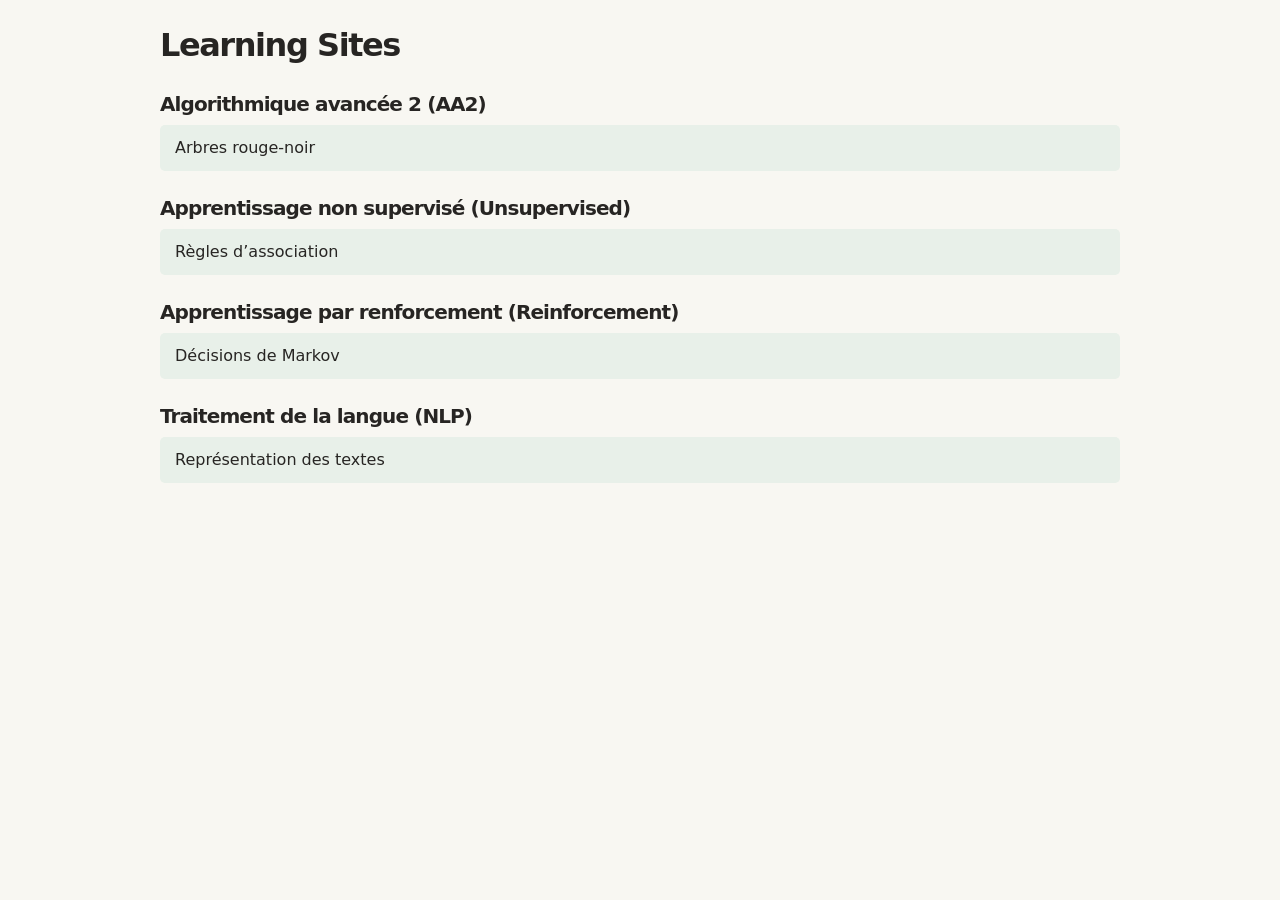
<file: index.html>
<!doctype html>
<!-- Generated from courses.json by scripts/build.py; do not edit manually. -->
<html lang="fr" data-course="portal">
<head><meta charset="utf-8"><meta name="viewport" content="width=device-width, initial-scale=1">
<title>Learning Sites</title><link rel="stylesheet" href="styles.css"></head>
<body><main><header><h1>Learning Sites</h1></header>
<section aria-labelledby="category-0">
<h2 id="category-0">Algorithmique avancée 2 (AA2)</h2>
<ul class="grid"><li><a class="card" href="arbres-rouge-noir/">Arbres rouge-noir</a></li></ul></section><section aria-labelledby="category-1">
<h2 id="category-1">Apprentissage non supervisé (Unsupervised)</h2>
<ul class="grid"><li><a class="card" href="apriori/">Règles d’association</a></li></ul></section><section aria-labelledby="category-2">
<h2 id="category-2">Apprentissage par renforcement (Reinforcement)</h2>
<ul class="grid"><li><a class="card" href="markov/">Décisions de Markov</a></li></ul></section><section aria-labelledby="category-3">
<h2 id="category-3">Traitement de la langue (NLP)</h2>
<ul class="grid"><li><a class="card" href="nlp/">Représentation des textes</a></li></ul></section>
</main></body></html>
</file>
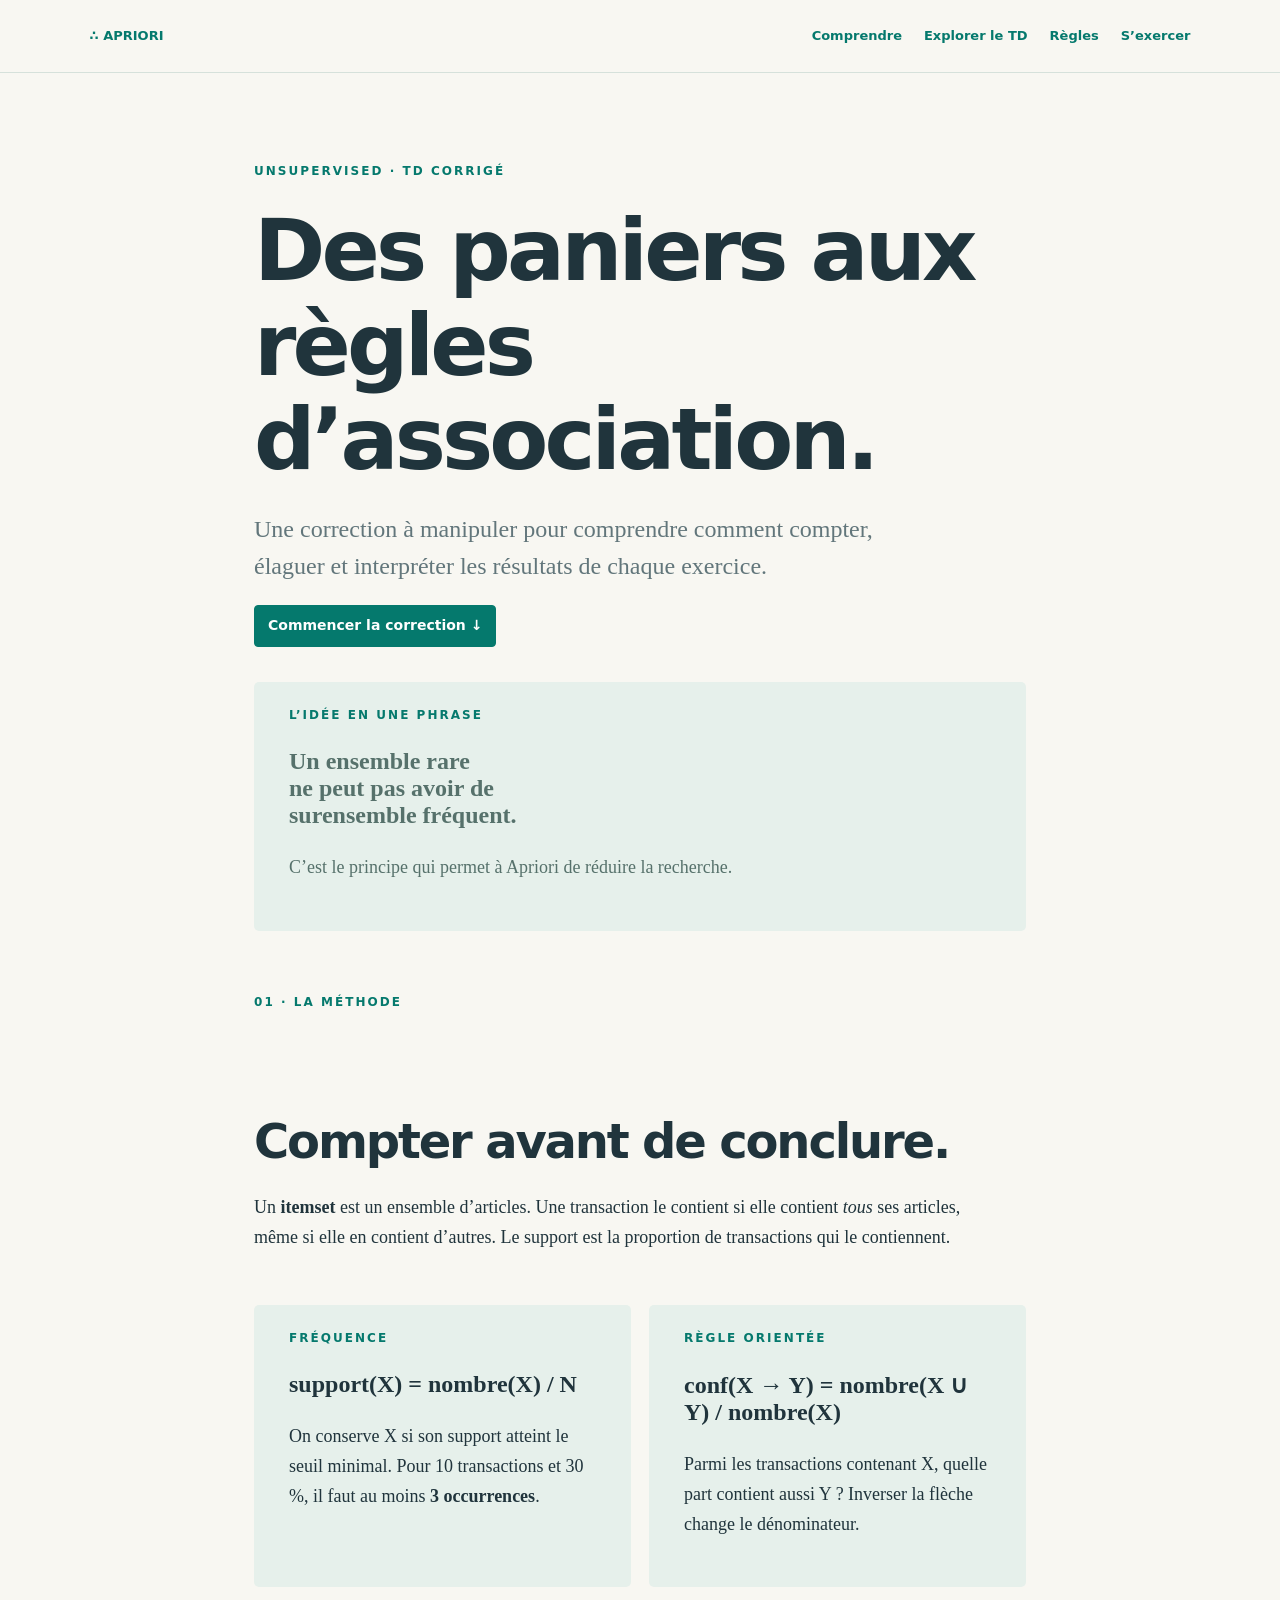
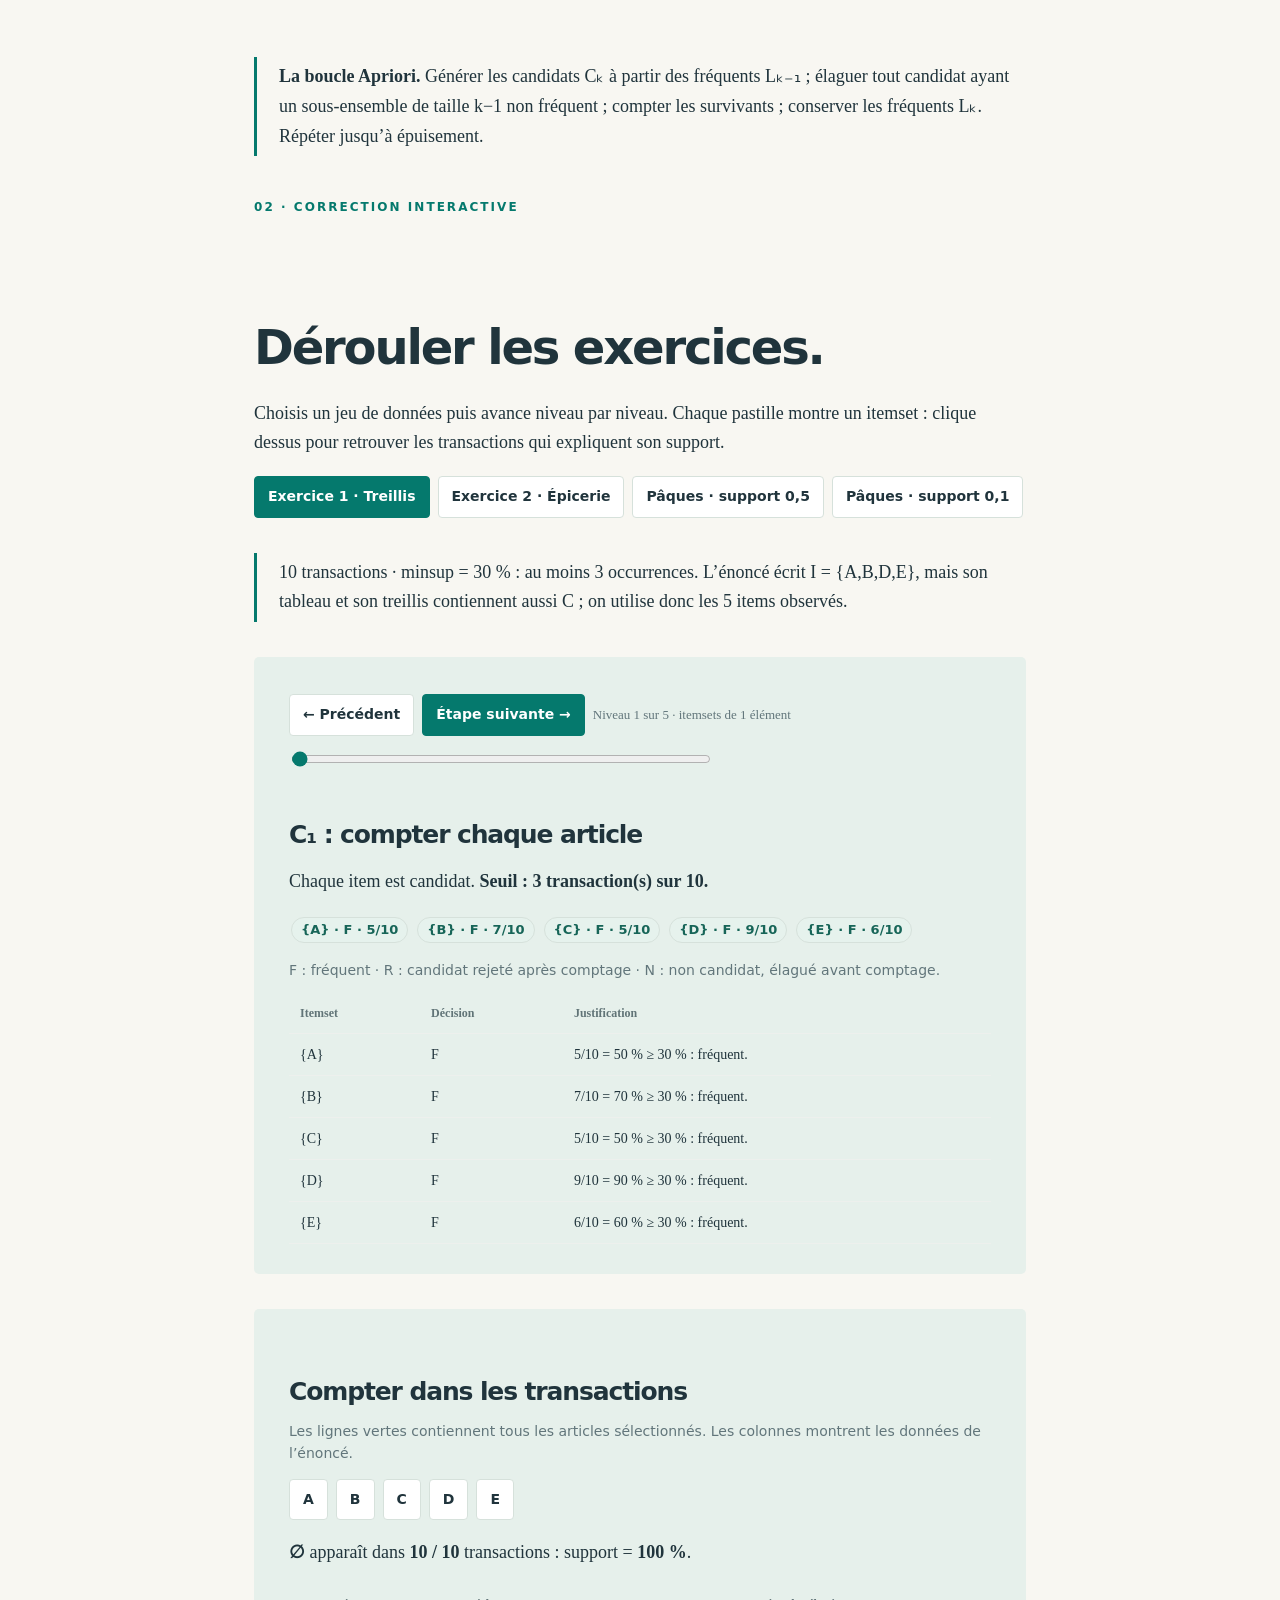
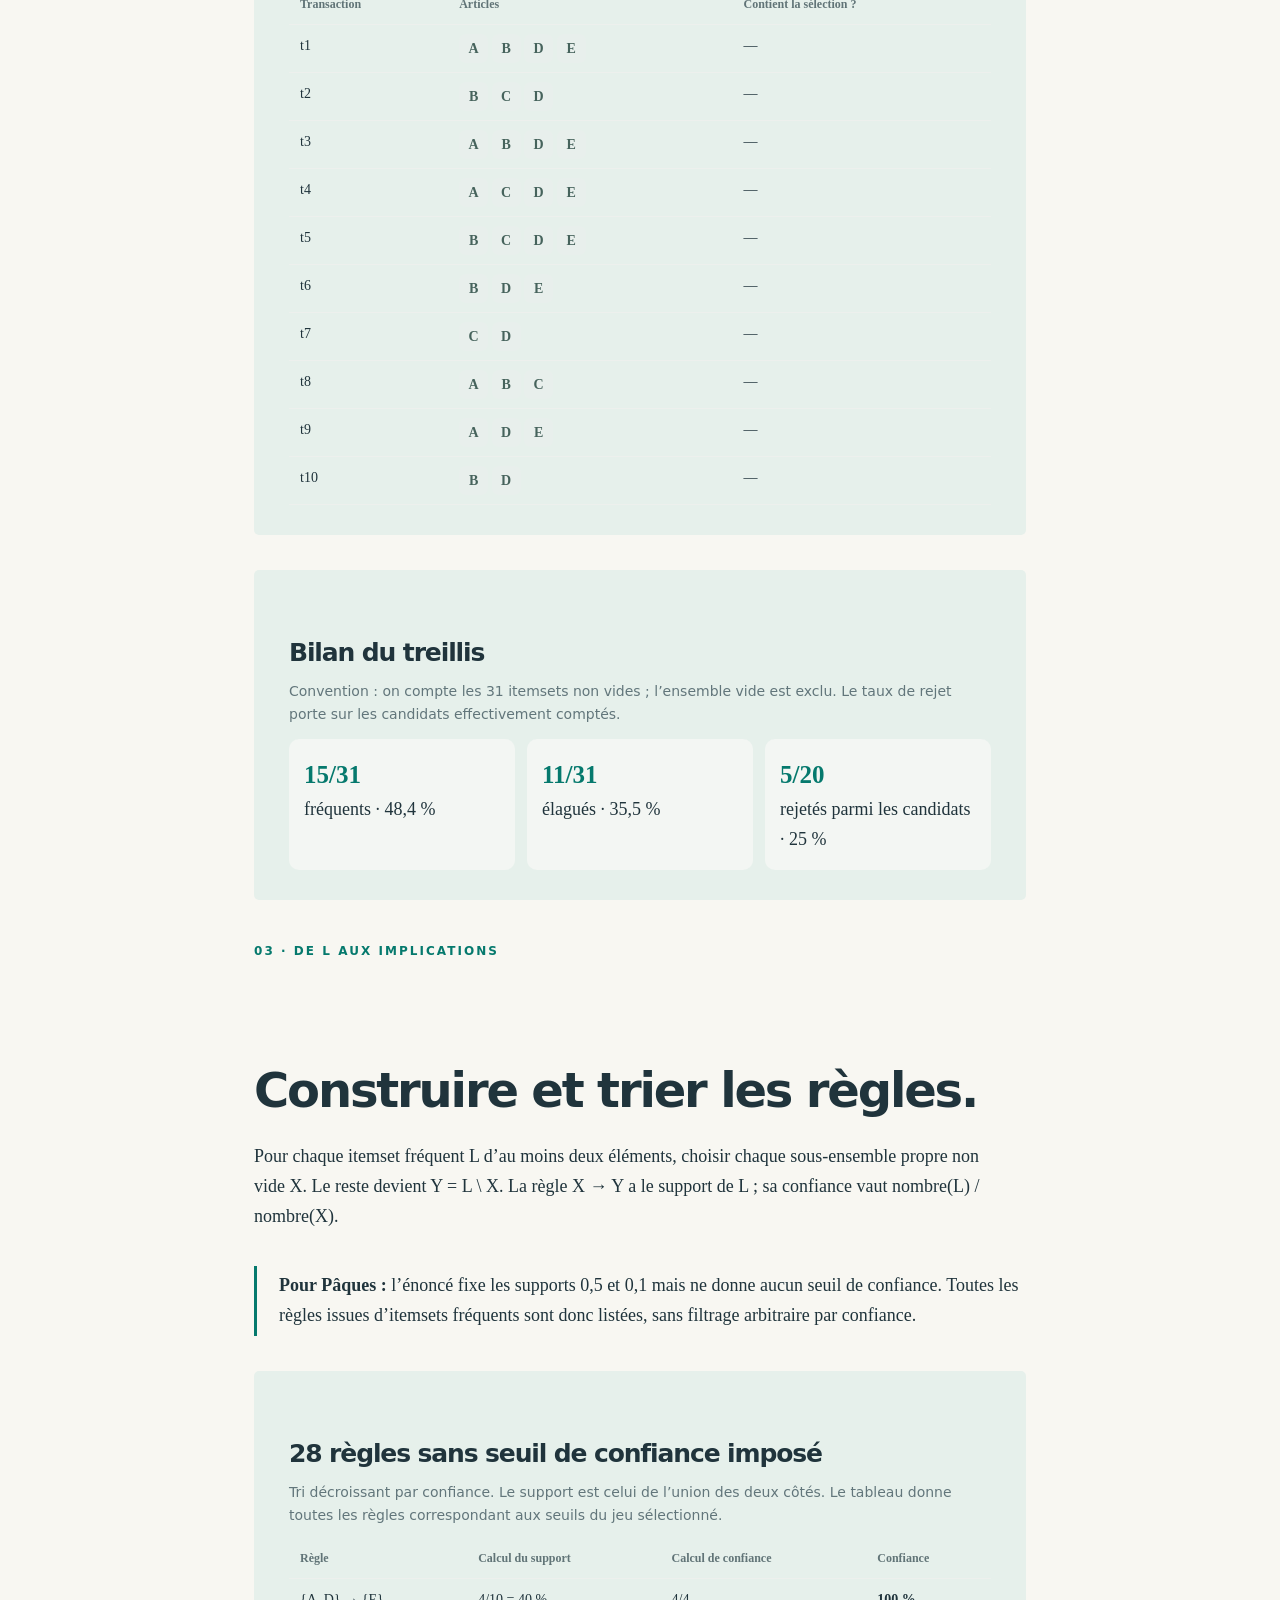
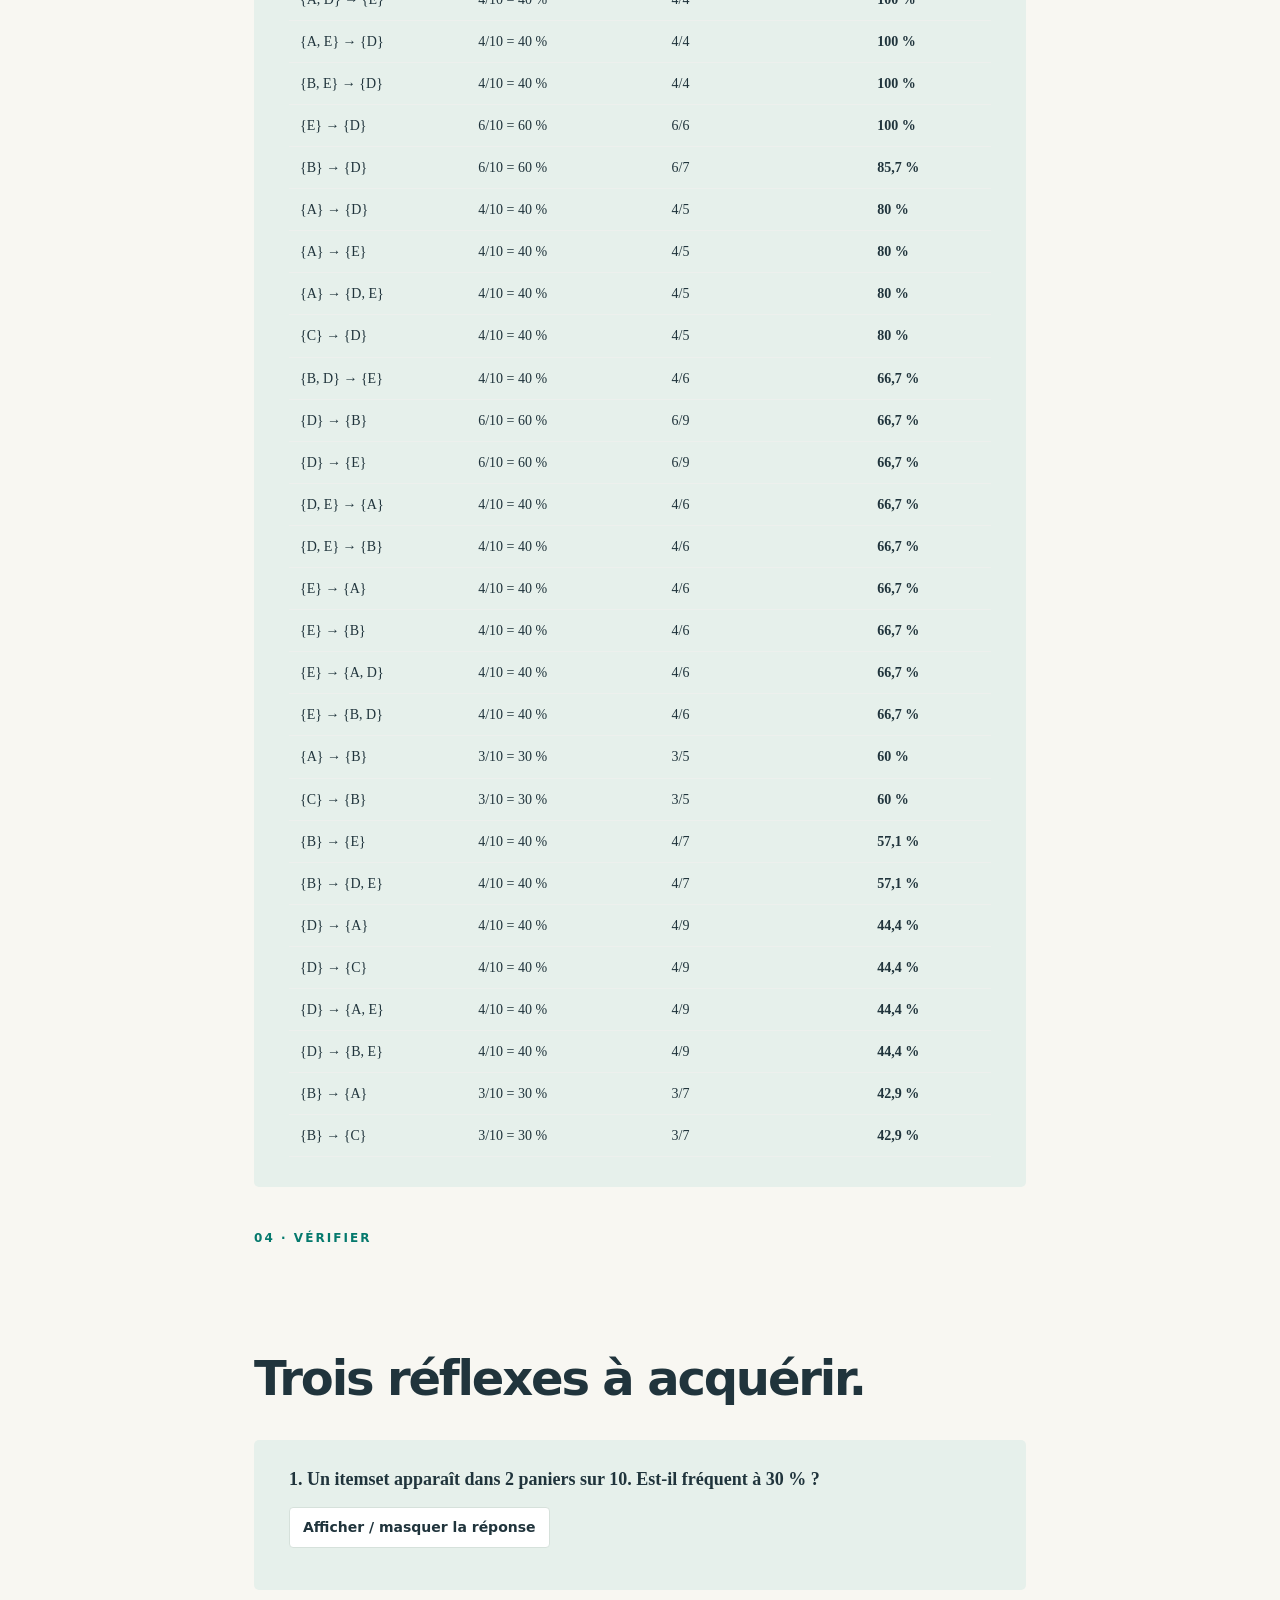
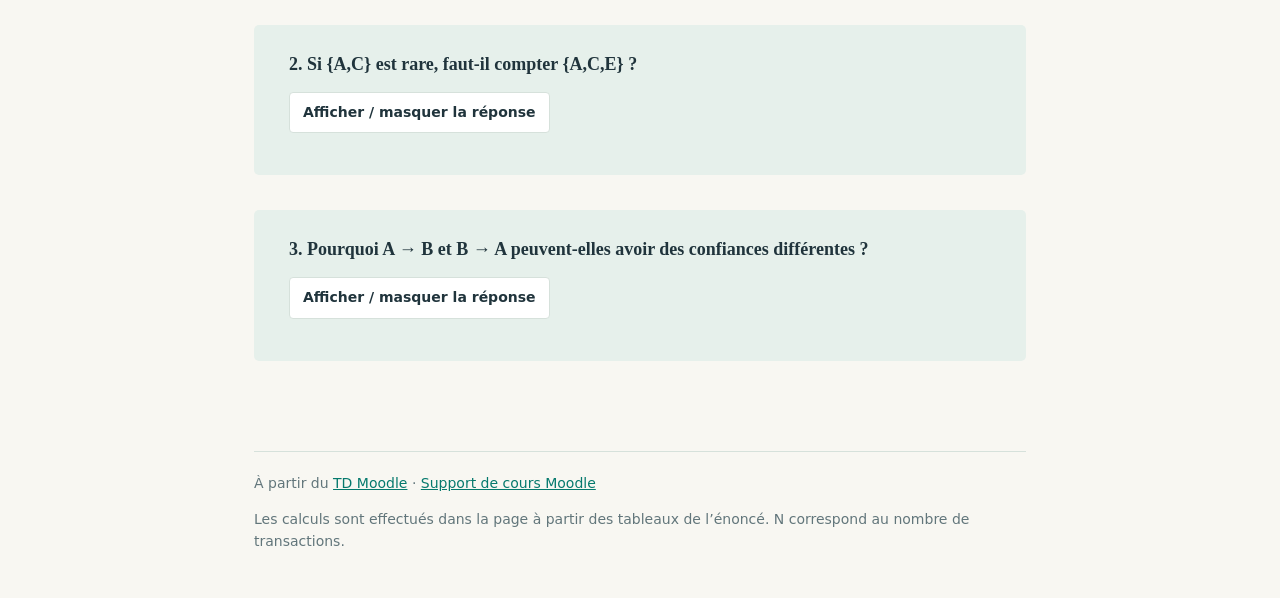
<file: apriori/index.html>
<!doctype html><html lang="fr" data-course="apriori"><head><meta charset="utf-8"><meta name="viewport" content="width=device-width,initial-scale=1"><title>Comprendre Apriori</title><link rel="stylesheet" href="../styles.css"></head><body><nav><b>∴ APRIORI</b><a href="#base">Comprendre</a><a href="#explorer">Explorer le TD</a><a href="#regles">Règles</a><a href="#quiz">S’exercer</a></nav><main class="wrap"><header><div><div class="eyebrow">Unsupervised · TD corrigé</div><h1>Des paniers aux règles d’association.</h1><p class="intro">Une correction à manipuler pour comprendre comment compter, élaguer et interpréter les résultats de chaque exercice.</p><a href="#explorer"><button class="primary">Commencer la correction ↓</button></a></div><div class="hero"><div class="eyebrow">L’idée en une phrase</div><p class="formula">Un ensemble rare<br>ne peut pas avoir de<br>surensemble fréquent.</p><p>C’est le principe qui permet à Apriori de réduire la recherche.</p></div></header>
<section id="base"><div class="narrow"><span class="eyebrow">01 · La méthode</span><h2>Compter avant de conclure.</h2><p>Un <b>itemset</b> est un ensemble d’articles. Une transaction le contient si elle contient <em>tous</em> ses articles, même si elle en contient d’autres. Le support est la proportion de transactions qui le contiennent.</p></div><div class="grid"><div class="panel"><div class="eyebrow">Fréquence</div><p class="formula">support(X) = nombre(X) / N</p><p>On conserve X si son support atteint le seuil minimal. Pour 10 transactions et 30 %, il faut au moins <b>3 occurrences</b>.</p></div><div class="panel"><div class="eyebrow">Règle orientée</div><p class="formula">conf(X → Y) = nombre(X ∪ Y) / nombre(X)</p><p>Parmi les transactions contenant X, quelle part contient aussi Y ? Inverser la flèche change le dénominateur.</p></div></div><div class="note"><b>La boucle Apriori.</b> Générer les candidats Cₖ à partir des fréquents Lₖ₋₁ ; élaguer tout candidat ayant un sous-ensemble de taille k−1 non fréquent ; compter les survivants ; conserver les fréquents Lₖ. Répéter jusqu’à épuisement.</div></section>
<section id="explorer"><span class="eyebrow">02 · Correction interactive</span><h2>Dérouler les exercices.</h2><p class="narrow">Choisis un jeu de données puis avance niveau par niveau. Chaque pastille montre un itemset : clique dessus pour retrouver les transactions qui expliquent son support.</p><div class="controls" id="datasets"></div><div id="summary" class="note"></div><div class="panel"><div class="controls"><button id="prev">← Précédent</button><button id="next" class="primary">Étape suivante →</button><span class="step" id="stepLabel"></span></div><input id="level" type="range" min="1" max="5" value="1" aria-label="Niveau de l’algorithme"><div id="stage" class="stage"></div></div><div class="panel"><h3>Compter dans les transactions</h3><p class="small">Les lignes vertes contiennent tous les articles sélectionnés. Les colonnes montrent les données de l’énoncé.</p><div class="controls" id="itemControls"></div><div id="count"></div><div class="tablewrap"><table><thead><tr><th>Transaction</th><th>Articles</th><th>Contient la sélection ?</th></tr></thead><tbody id="tx"></tbody></table></div></div><div class="panel" id="bilan"></div></section>
<section id="regles"><span class="eyebrow">03 · De L aux implications</span><h2>Construire et trier les règles.</h2><p class="narrow">Pour chaque itemset fréquent L d’au moins deux éléments, choisir chaque sous-ensemble propre non vide X. Le reste devient Y = L \ X. La règle X → Y a le support de L ; sa confiance vaut nombre(L) / nombre(X).</p><div class="note warn"><b>Pour Pâques :</b> l’énoncé fixe les supports 0,5 et 0,1 mais ne donne aucun seuil de confiance. Toutes les règles issues d’itemsets fréquents sont donc listées, sans filtrage arbitraire par confiance.</div><div class="panel"><div id="ruleSummary"></div><div class="tablewrap"><table><thead><tr><th>Règle</th><th>Calcul du support</th><th>Calcul de confiance</th><th>Confiance</th></tr></thead><tbody id="rules"></tbody></table></div></div></section>
<section id="quiz"><span class="eyebrow">04 · Vérifier</span><h2>Trois réflexes à acquérir.</h2><div id="questions"></div></section><footer>À partir du <a href="https://moodle.univ-lille.fr/mod/resource/view.php?id=2220757">TD Moodle</a> · <a href="https://moodle.univ-lille.fr/mod/resource/view.php?id=2312103">Support de cours Moodle</a><p>Les calculs sont effectués dans la page à partir des tableaux de l’énoncé. N correspond au nombre de transactions.</p></footer></main><script>
const datasets=[{name:'Exercice 1 · Treillis',items:['A','B','C','D','E'],tx:['ABDE','BCD','ABDE','ACDE','BCDE','BDE','CD','ABC','ADE','BD'],threshold:.3,confidence:null,description:'10 transactions · minsup = 30 % : au moins 3 occurrences. L’énoncé écrit I = {A,B,D,E}, mais son tableau et son treillis contiennent aussi C ; on utilise donc les 5 items observés.'},{name:'Exercice 2 · Épicerie',items:['H','B','K','O','C'],names:{H:'HotDogs',B:'Buns',K:'Ketchup',O:'Coke',C:'Chips'},tx:['HBK','HB','HOC','CO','CK','HOC'],threshold:.333,confidence:.6,description:'6 transactions · minsup = 33,3 % : au moins 2 occurrences · minconf = 60 %. H = HotDogs, B = Buns, K = Ketchup, O = Coke, C = Chips.'},{name:'Pâques · support 0,5',items:['1','2','3','4','5'],tx:['145','125','5','345','12345','15','145','23'],threshold:.5,confidence:null,description:'8 achats · minsup = 0,5 : au moins 4 occurrences. Les chiffres désignent les produits du tableau.'},{name:'Pâques · support 0,1',items:['1','2','3','4','5'],tx:['145','125','5','345','12345','15','145','23'],threshold:.1,confidence:null,description:'8 achats · minsup = 0,1 : au moins 1 occurrence. Aucun seuil de confiance n’est indiqué dans l’énoncé.'}];
let selected=0,level=1,chosen=[];const $=id=>document.getElementById(id);const contains=(t,s)=>[...s].every(x=>t.includes(x));const combos=(a,k)=>{if(k===0)return [''];if(k>a.length)return [];return combos(a.slice(1),k-1).map(x=>a[0]+x).concat(combos(a.slice(1),k))};const count=(d,s)=>d.tx.filter(t=>contains(t,s)).length;const fmt=(n)=>Number((100*n).toFixed(1)).toLocaleString('fr-FR')+' %';const set=s=>'{'+[...s].join(', ')+'}';
function calculate(d){let levels=[],prev=[];for(let k=1;k<=d.items.length;k++){let all=combos(d.items,k);let rows=all.map(s=>{let missing=k>1?combos([...s],k-1).filter(x=>!prev.includes(x)):[];let c=count(d,s);return {s,c,missing,status:missing.length?'N':c/d.tx.length+1e-10>=d.threshold?'F':'R'}});levels.push(rows);prev=rows.filter(r=>r.status==='F').map(r=>r.s)}return levels}
function show(){let d=datasets[selected],ls=calculate(d),n=d.tx.length;$('datasets').innerHTML=datasets.map((x,i)=>`<button class="${i===selected?'active':''}" onclick="chooseData(${i})">${x.name}</button>`).join('');$('summary').textContent=d.description;$('level').value=level;$('stepLabel').textContent=`Niveau ${level} sur ${d.items.length} · itemsets de ${level} élément${level>1?'s':''}`;let rows=ls[level-1];$('stage').innerHTML=`<h3>${level===1?'C₁ : compter chaque article':'C'+level+' : générer, élaguer, compter'}</h3><p>${level===1?'Chaque item est candidat.':'Un candidat ne survit que si tous ses sous-ensembles immédiats sont fréquents au niveau précédent.'} <b>Seuil : ${Math.ceil(d.threshold*n-1e-9)} transaction(s) sur ${n}.</b></p><div class="items">${rows.map(r=>`<button class="chip ${r.status==='R'?'rare':r.status==='N'?'pruned':''}" onclick="chooseItem('${r.s}')" title="Voir le comptage">${set(r.s)} · ${r.status}${r.status==='N'?'':' · '+r.c+'/'+n}</button>`).join('')}</div><p class="small">F : fréquent · R : candidat rejeté après comptage · N : non candidat, élagué avant comptage.</p><div class="tablewrap"><table><thead><tr><th>Itemset</th><th>Décision</th><th>Justification</th></tr></thead><tbody>${rows.map(r=>`<tr><td>${set(r.s)}</td><td>${r.status}</td><td>${r.status==='N'?'Élagué : '+r.missing.map(set).join(', ')+' non fréquent(s).':`${r.c}/${n} = ${fmt(r.c/n)} ${r.status==='F'?'≥':'<'} ${fmt(d.threshold)} : ${r.status==='F'?'fréquent':'candidat rare'}.`}</td></tr>`).join('')}</tbody></table></div>`;let all=ls.flat(),f=all.filter(x=>x.status==='F').length,r=all.filter(x=>x.status==='R').length,nn=all.filter(x=>x.status==='N').length,total=all.length;$('bilan').innerHTML=`<h3>Bilan du treillis</h3><p class="small">Convention : on compte les ${total} itemsets non vides ; l’ensemble vide est exclu. Le taux de rejet porte sur les candidats effectivement comptés.</p><div class="stats"><div class="stat"><b>${f}/${total}</b>fréquents · ${fmt(f/total)}</div><div class="stat"><b>${nn}/${total}</b>élagués · ${fmt(nn/total)}</div><div class="stat"><b>${r}/${f+r}</b>rejetés parmi les candidats · ${fmt(r/(f+r))}</div></div>`;renderTx();renderRules();}
function chooseData(i){selected=i;level=1;chosen=[];show()}function chooseItem(s){chosen=[...s];renderTx()}function toggle(x){chosen.includes(x)?chosen=chosen.filter(y=>y!==x):chosen.push(x);renderTx()}function renderTx(){let d=datasets[selected],s=chosen.join(''),n=count(d,s);$('itemControls').innerHTML=d.items.map(x=>`<button class="${chosen.includes(x)?'active':''}" onclick="toggle('${x}')">${d.names?d.names[x]:x}</button>`).join('');$('count').innerHTML=`<p><b>${s?set(s):'∅'}</b> apparaît dans <b>${n} / ${d.tx.length}</b> transactions : support = <b>${fmt(n/d.tx.length)}</b>.</p>`;$('tx').innerHTML=d.tx.map((t,i)=>`<tr class="${s?(contains(t,s)?'hit':'dim'):''}"><td>t${i+1}</td><td>${[...t].map(x=>`<span class="item ${chosen.includes(x)?'selected':''}">${x}</span>`).join(' ')}</td><td>${s?(contains(t,s)?'Oui':'Non'):'—'}</td></tr>`).join('')}
function renderRules(){let d=datasets[selected],ls=calculate(d),out=[];ls.flat().filter(r=>r.status==='F'&&r.s.length>=2).forEach(r=>{for(let k=1;k<r.s.length;k++)combos([...r.s],k).forEach(a=>{let b=[...r.s].filter(x=>!a.includes(x)).join(''),ca=count(d,a),conf=r.c/ca;if(d.confidence===null||conf+1e-10>=d.confidence)out.push({a,b,c:r.c,ca,conf})})});out.sort((a,b)=>b.conf-a.conf||a.a.localeCompare(b.a));$('ruleSummary').innerHTML=`<h3>${out.length} règles ${d.confidence===null?'sans seuil de confiance imposé':'avec confiance ≥ '+fmt(d.confidence)}</h3><p class="small">Tri décroissant par confiance. Le support est celui de l’union des deux côtés. Le tableau donne toutes les règles correspondant aux seuils du jeu sélectionné.</p>`;$('rules').innerHTML=out.map(r=>`<tr><td>${set(r.a)} → ${set(r.b)}</td><td>${r.c}/${d.tx.length} = ${fmt(r.c/d.tx.length)}</td><td>${r.c}/${r.ca}</td><td><b>${fmt(r.conf)}</b></td></tr>`).join('')}
$('prev').onclick=()=>{level=Math.max(1,level-1);show()};$('next').onclick=()=>{level=Math.min(datasets[selected].items.length,level+1);show()};$('level').oninput=e=>{level=+e.target.value;show()};let qs=[['Un itemset apparaît dans 2 paniers sur 10. Est-il fréquent à 30 % ?','Non : 2/10 = 20 %, inférieur à 30 %.'],['Si {A,C} est rare, faut-il compter {A,C,E} ?','Non : son support ne peut pas dépasser celui de {A,C}. Apriori l’élague avant comptage.'],['Pourquoi A → B et B → A peuvent-elles avoir des confiances différentes ?','Le numérateur est le même : nombre(A,B). Les dénominateurs sont respectivement nombre(A) et nombre(B).']];$('questions').innerHTML=qs.map((q,i)=>`<div class="panel"><b>${i+1}. ${q[0]}</b><div class="controls"><button onclick="document.getElementById('a${i}').classList.toggle('show')">Afficher / masquer la réponse</button></div><div class="answer" id="a${i}">${q[1]}</div></div>`).join('');show();
</script></body></html>
</file>
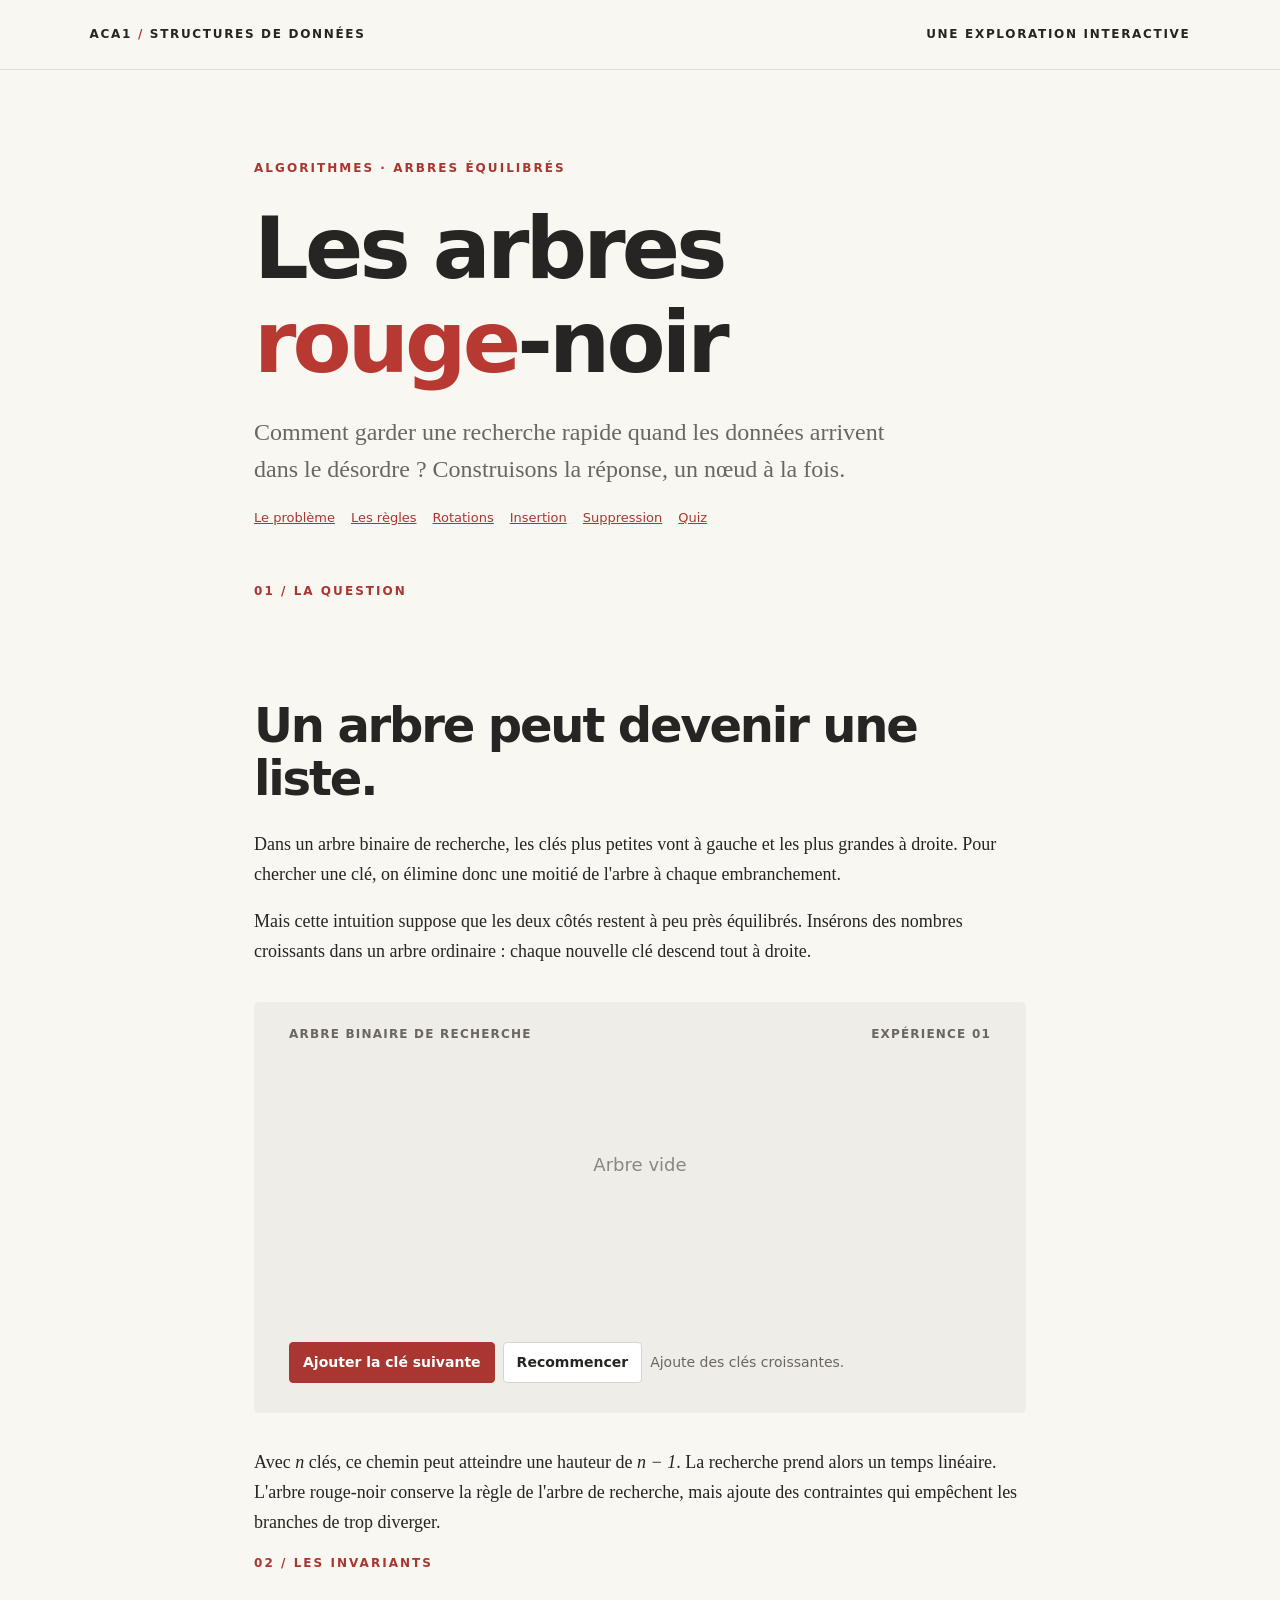
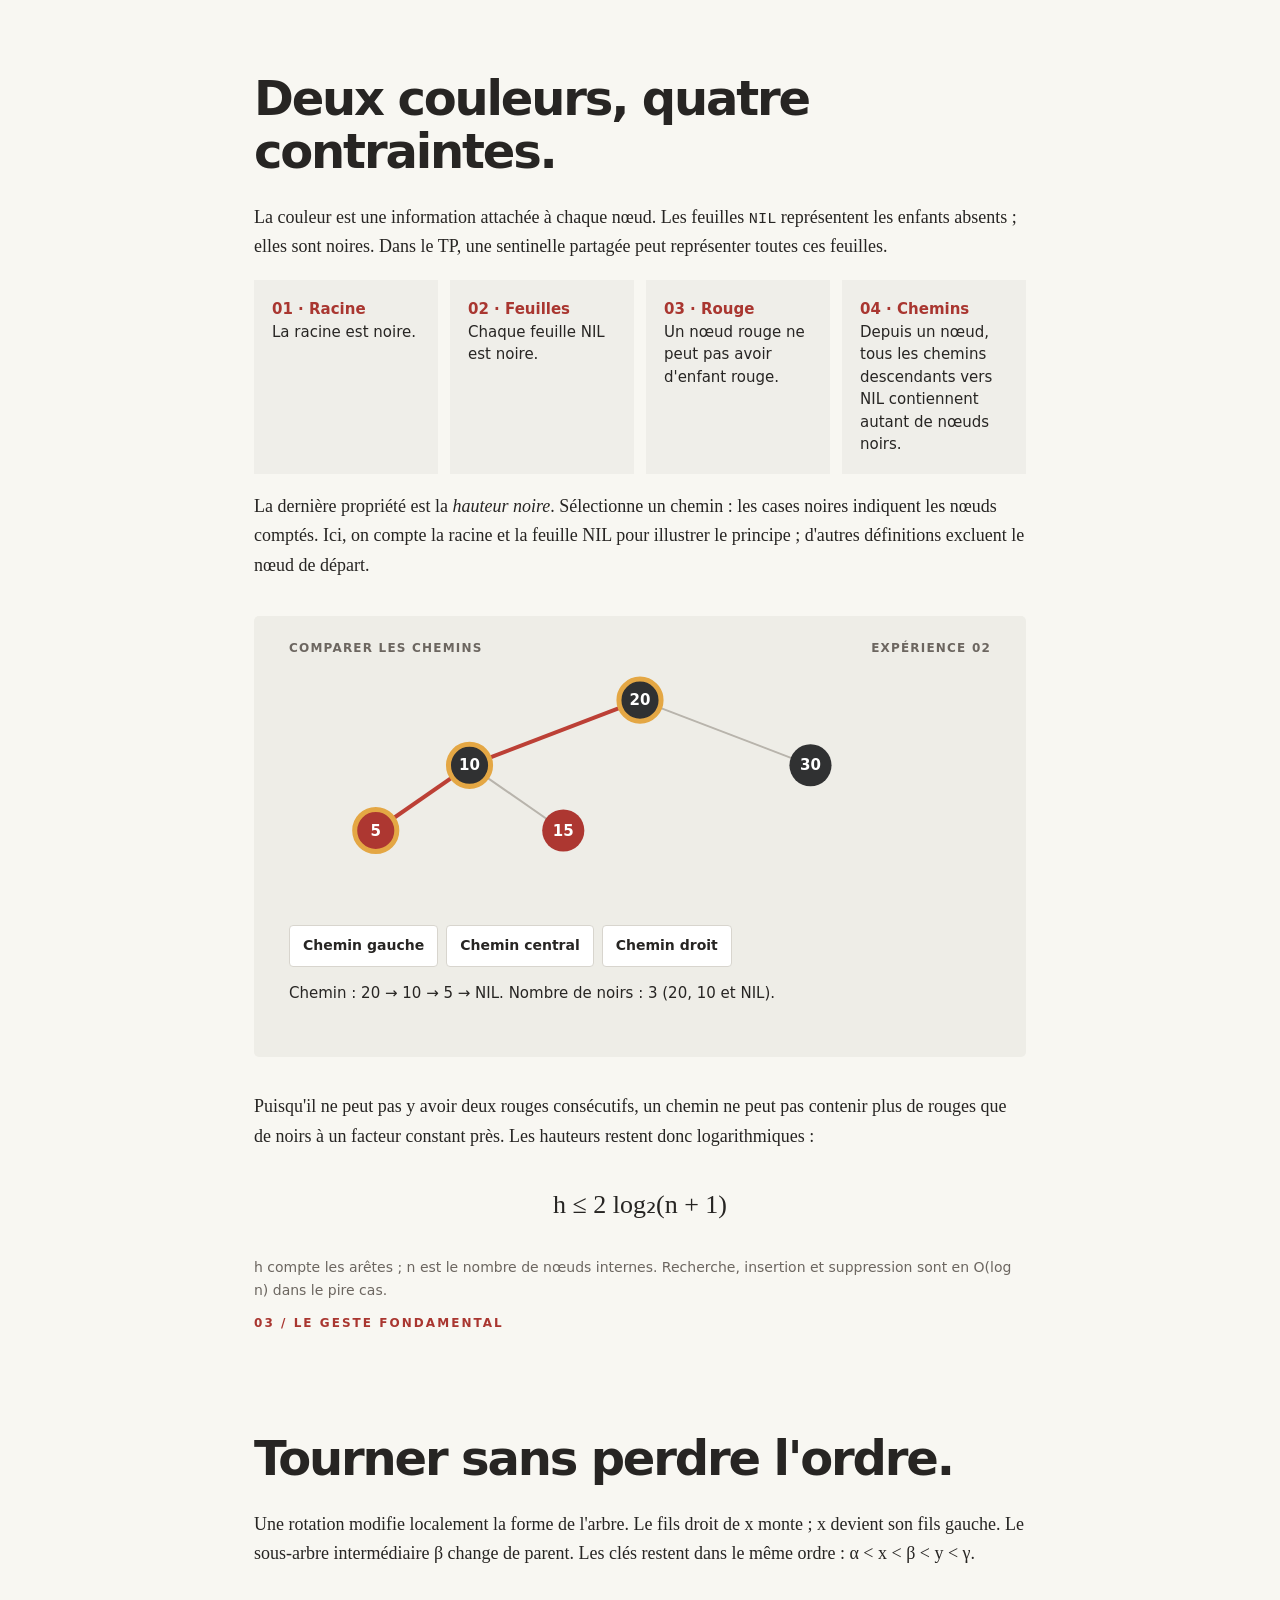
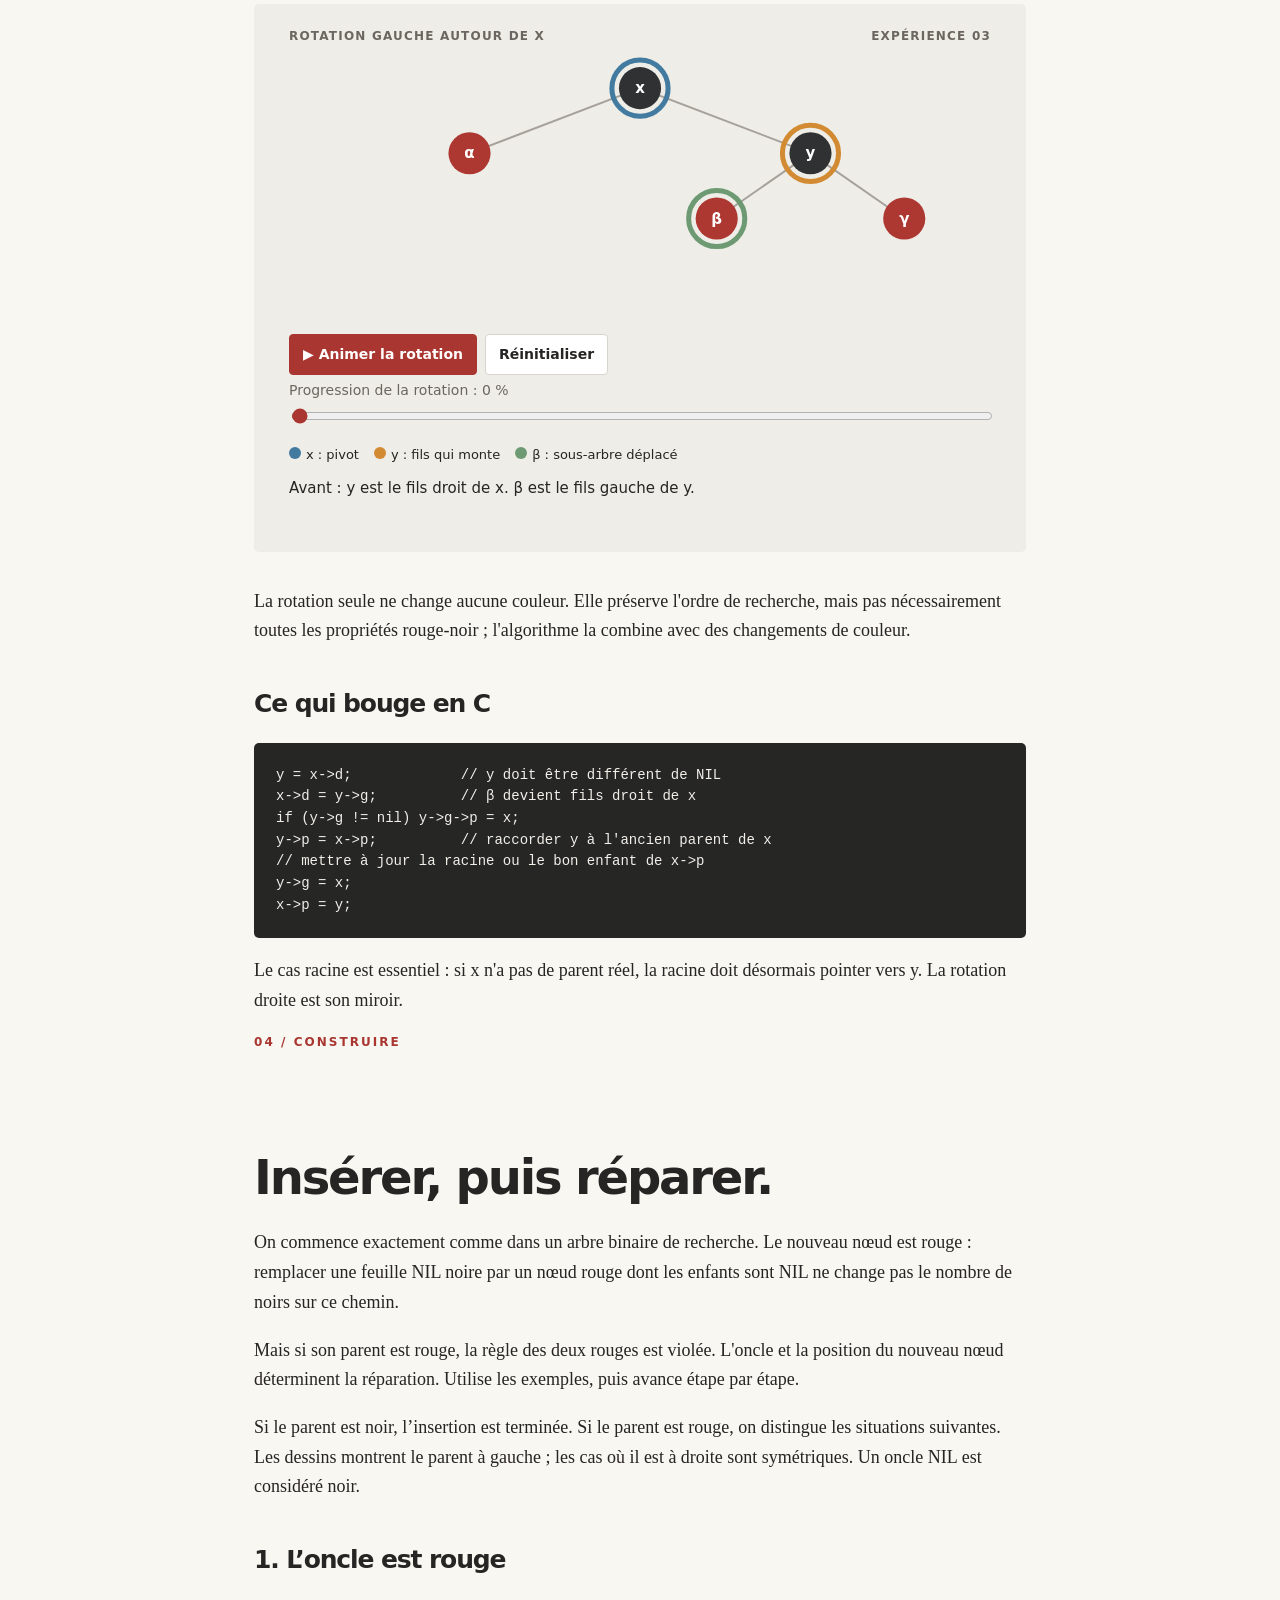
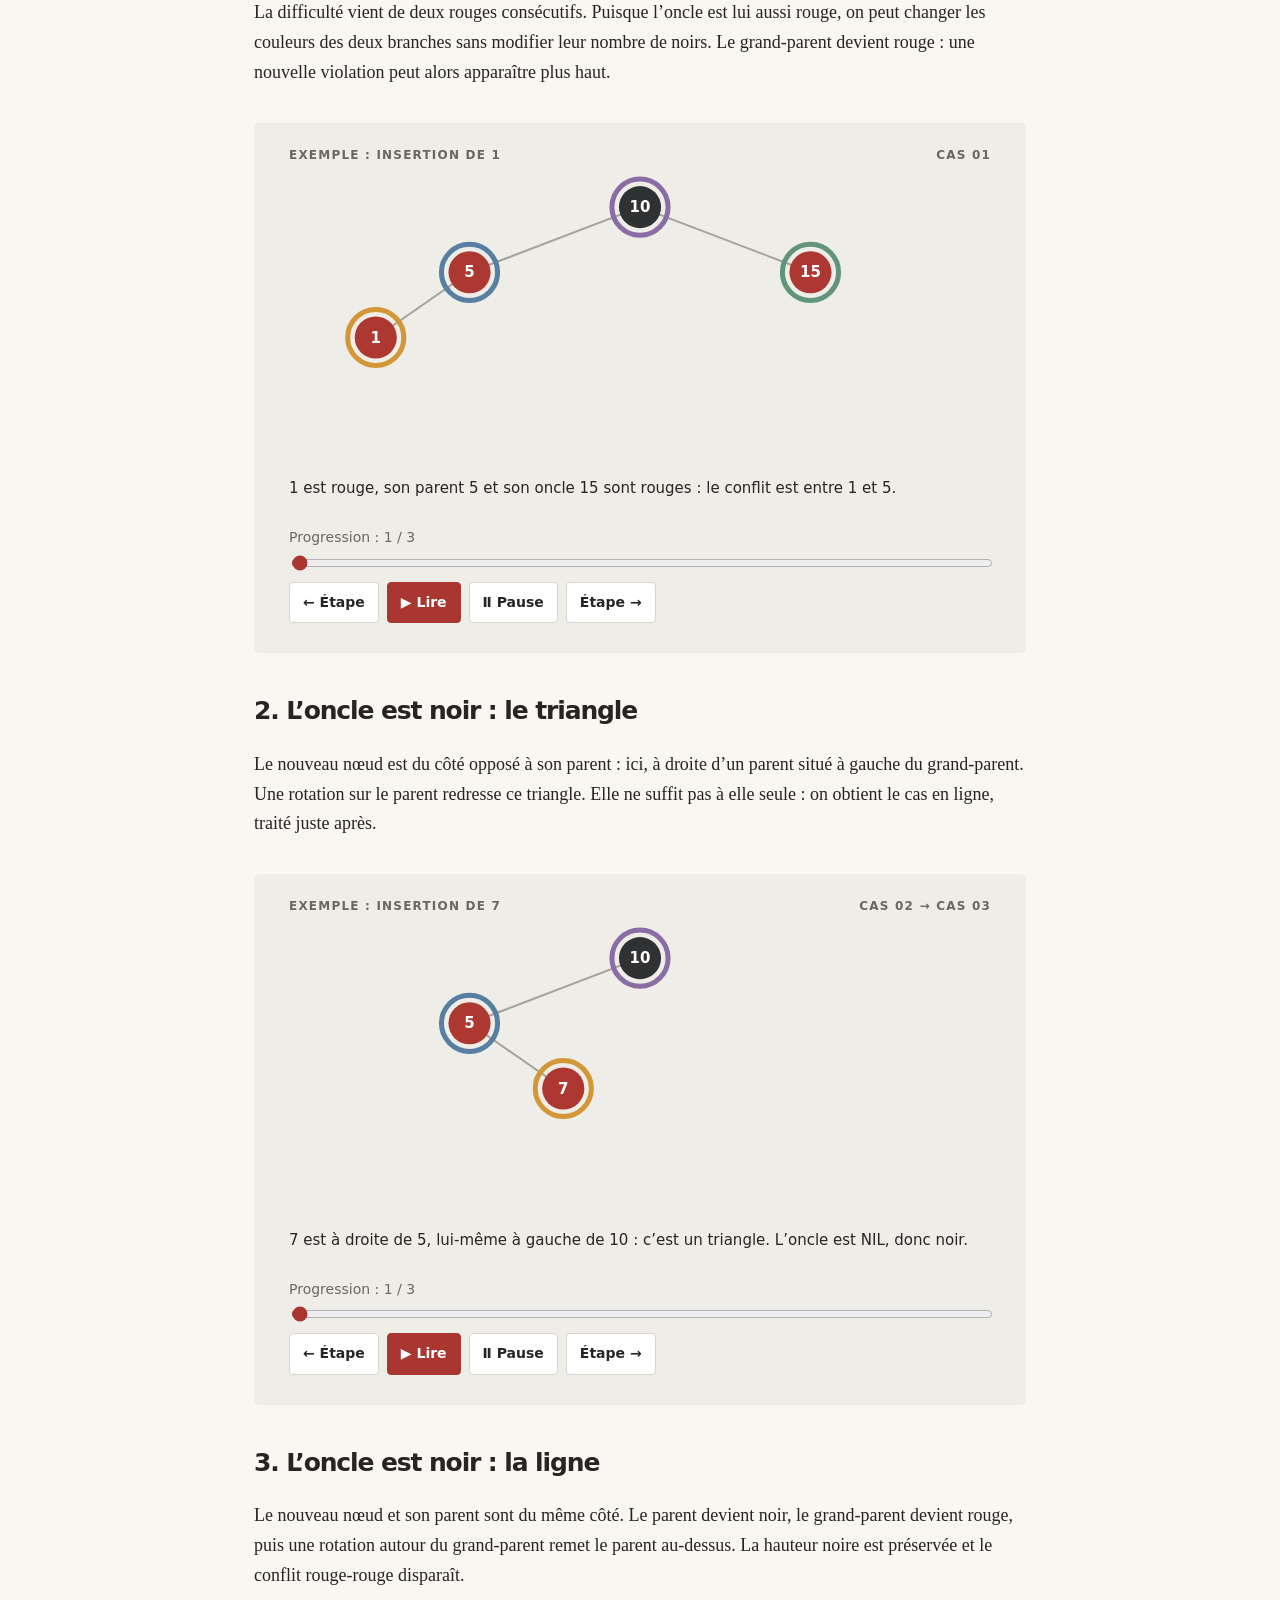
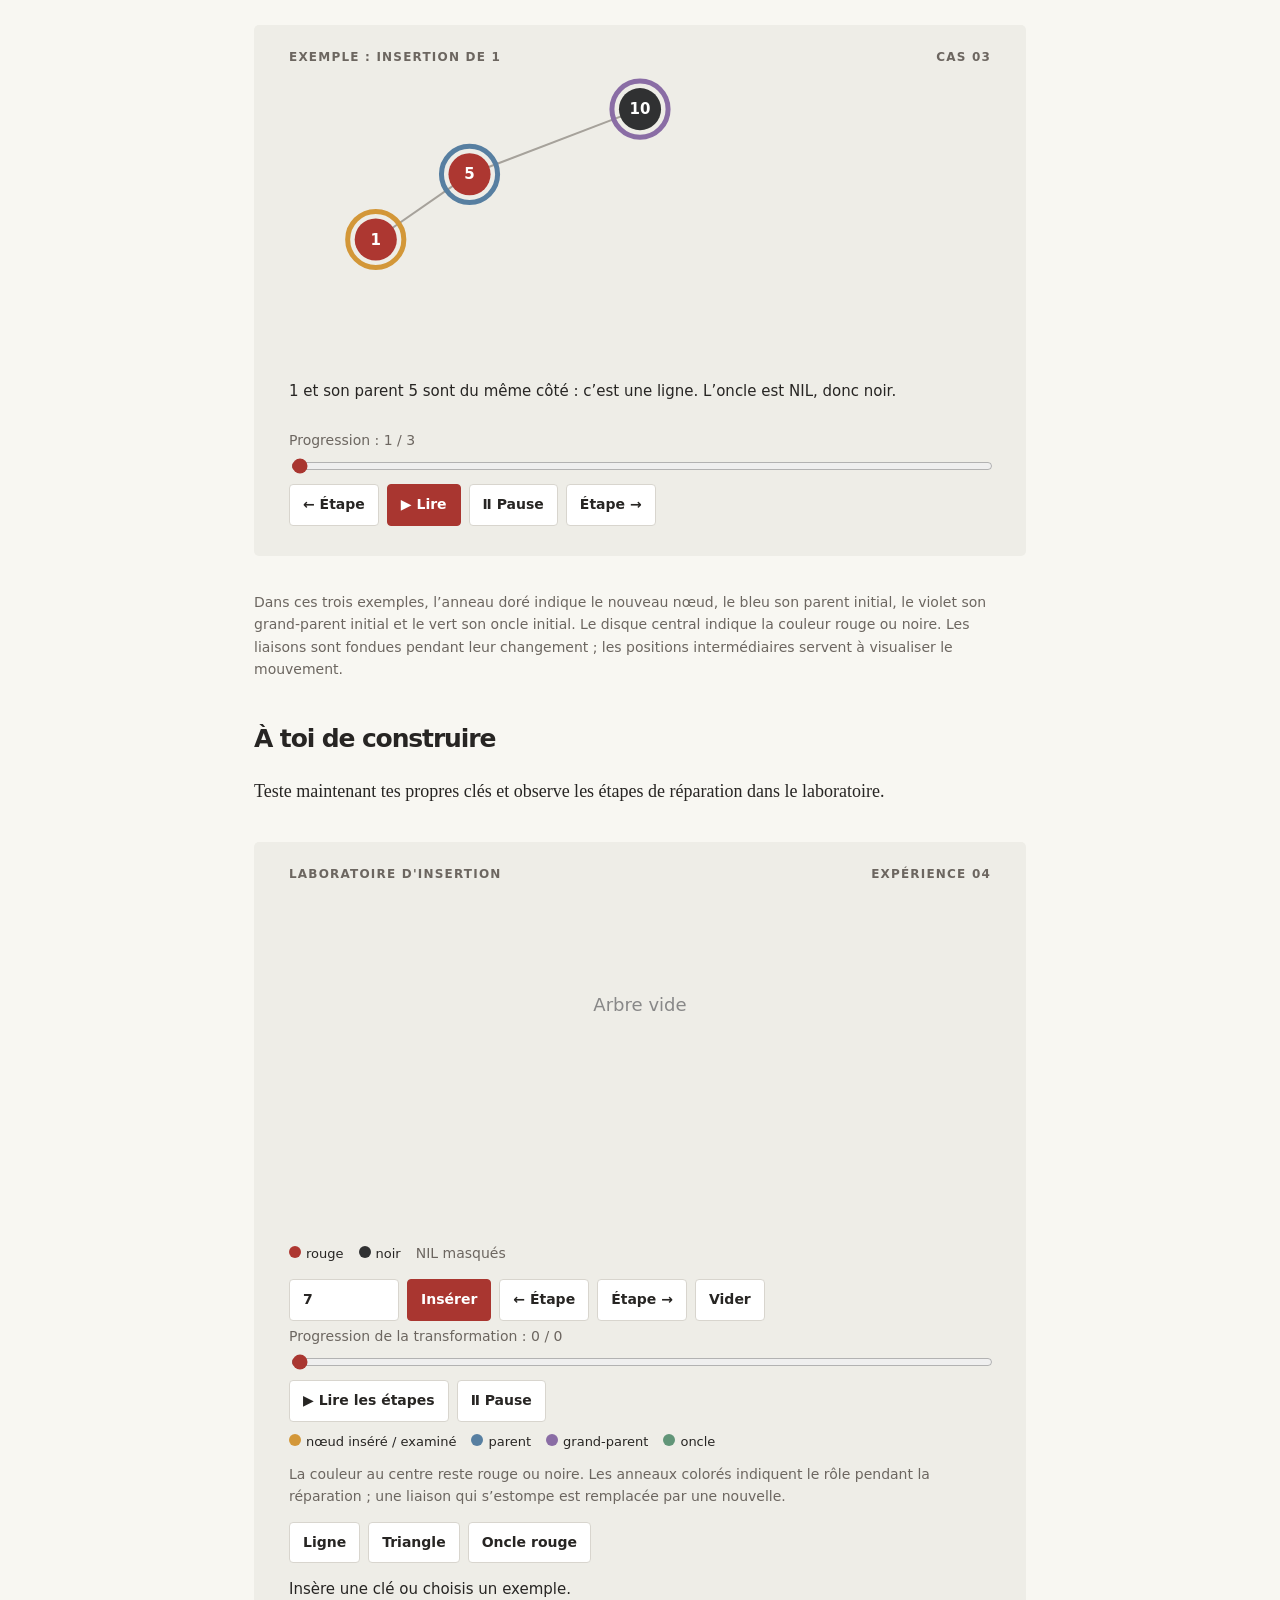
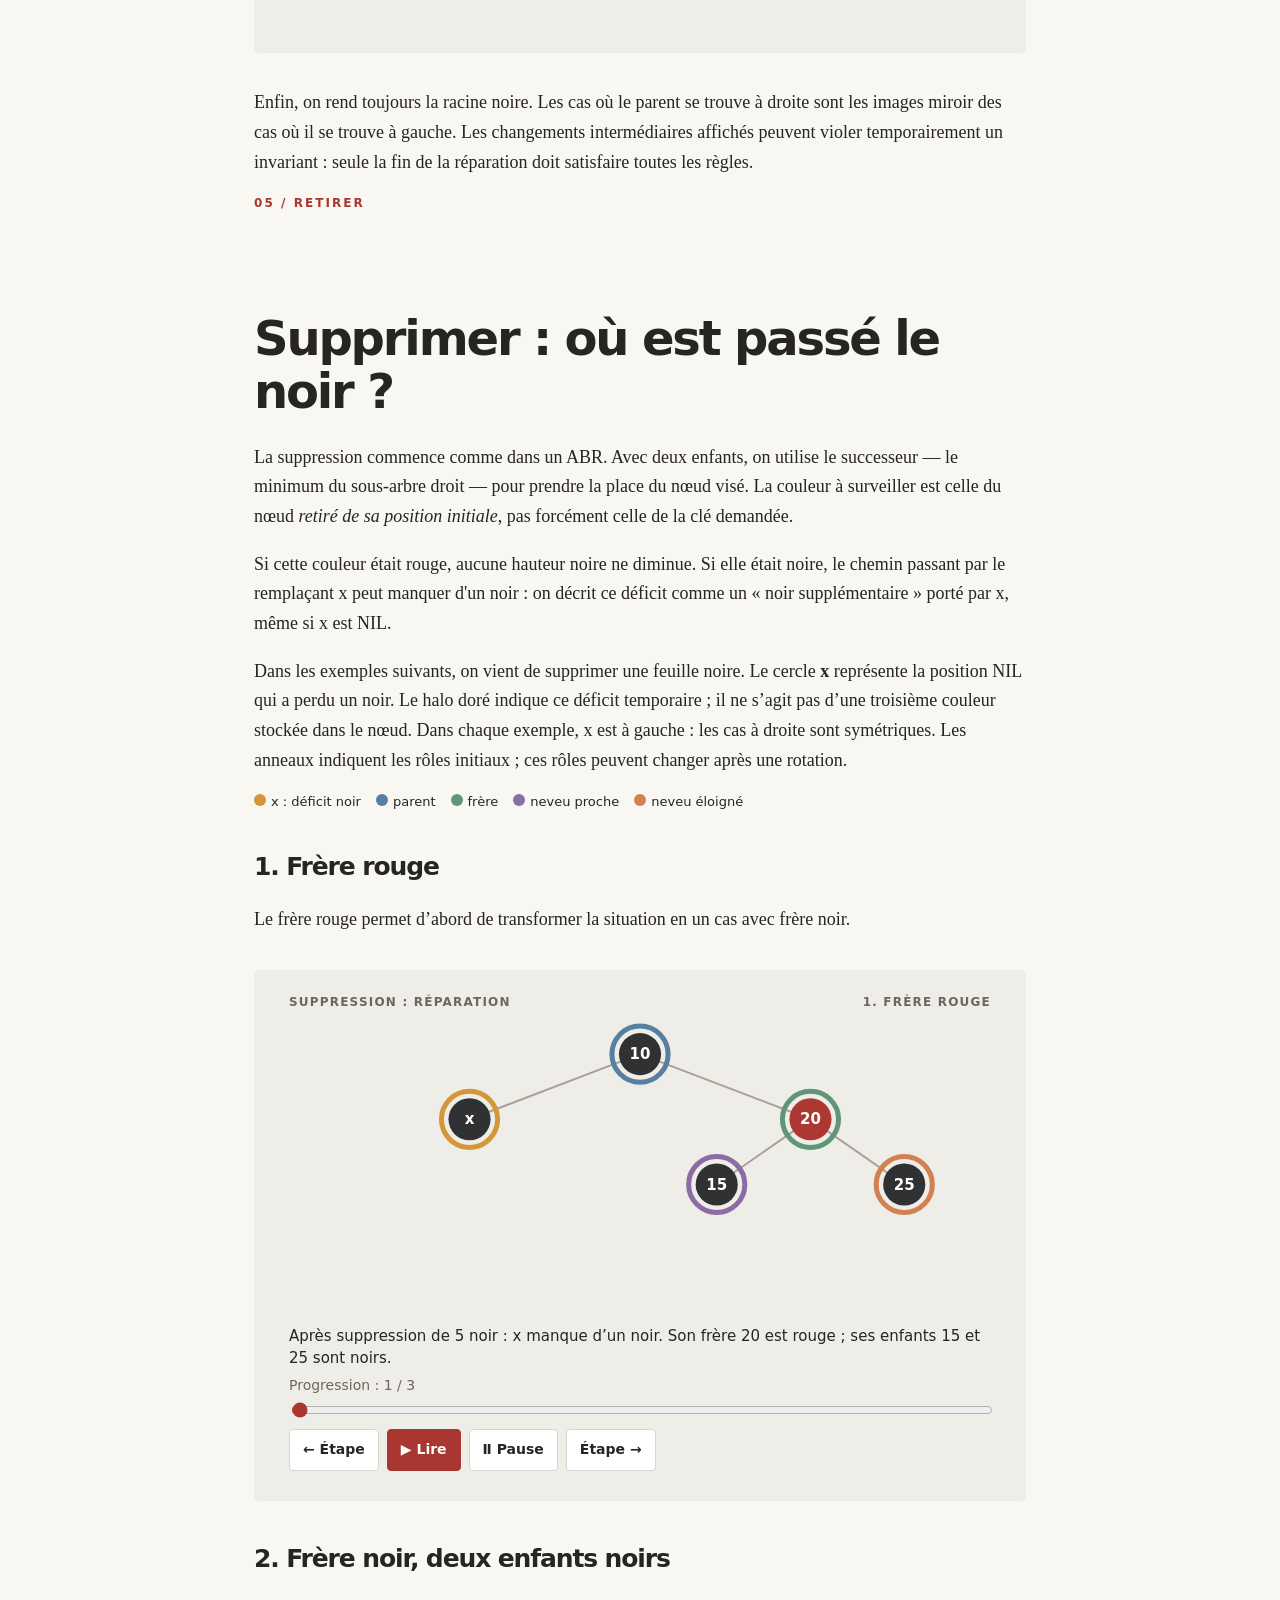
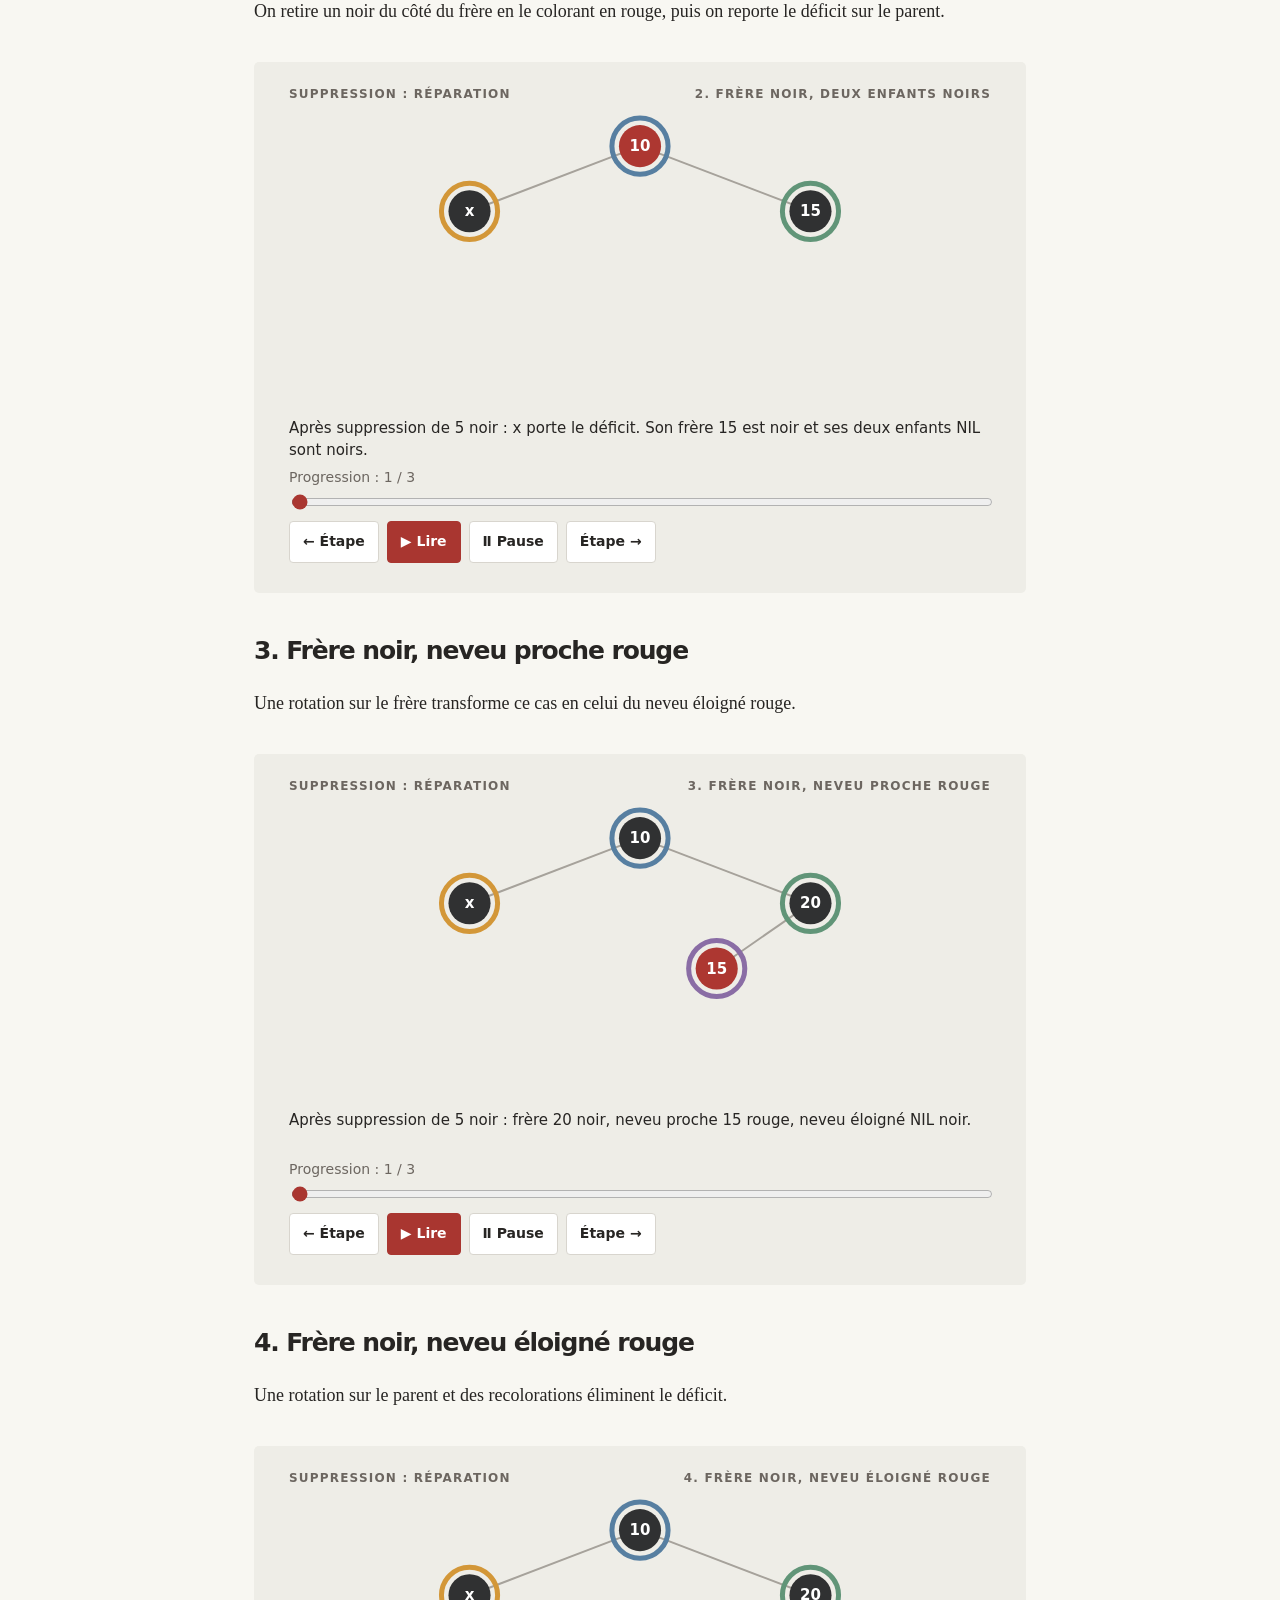
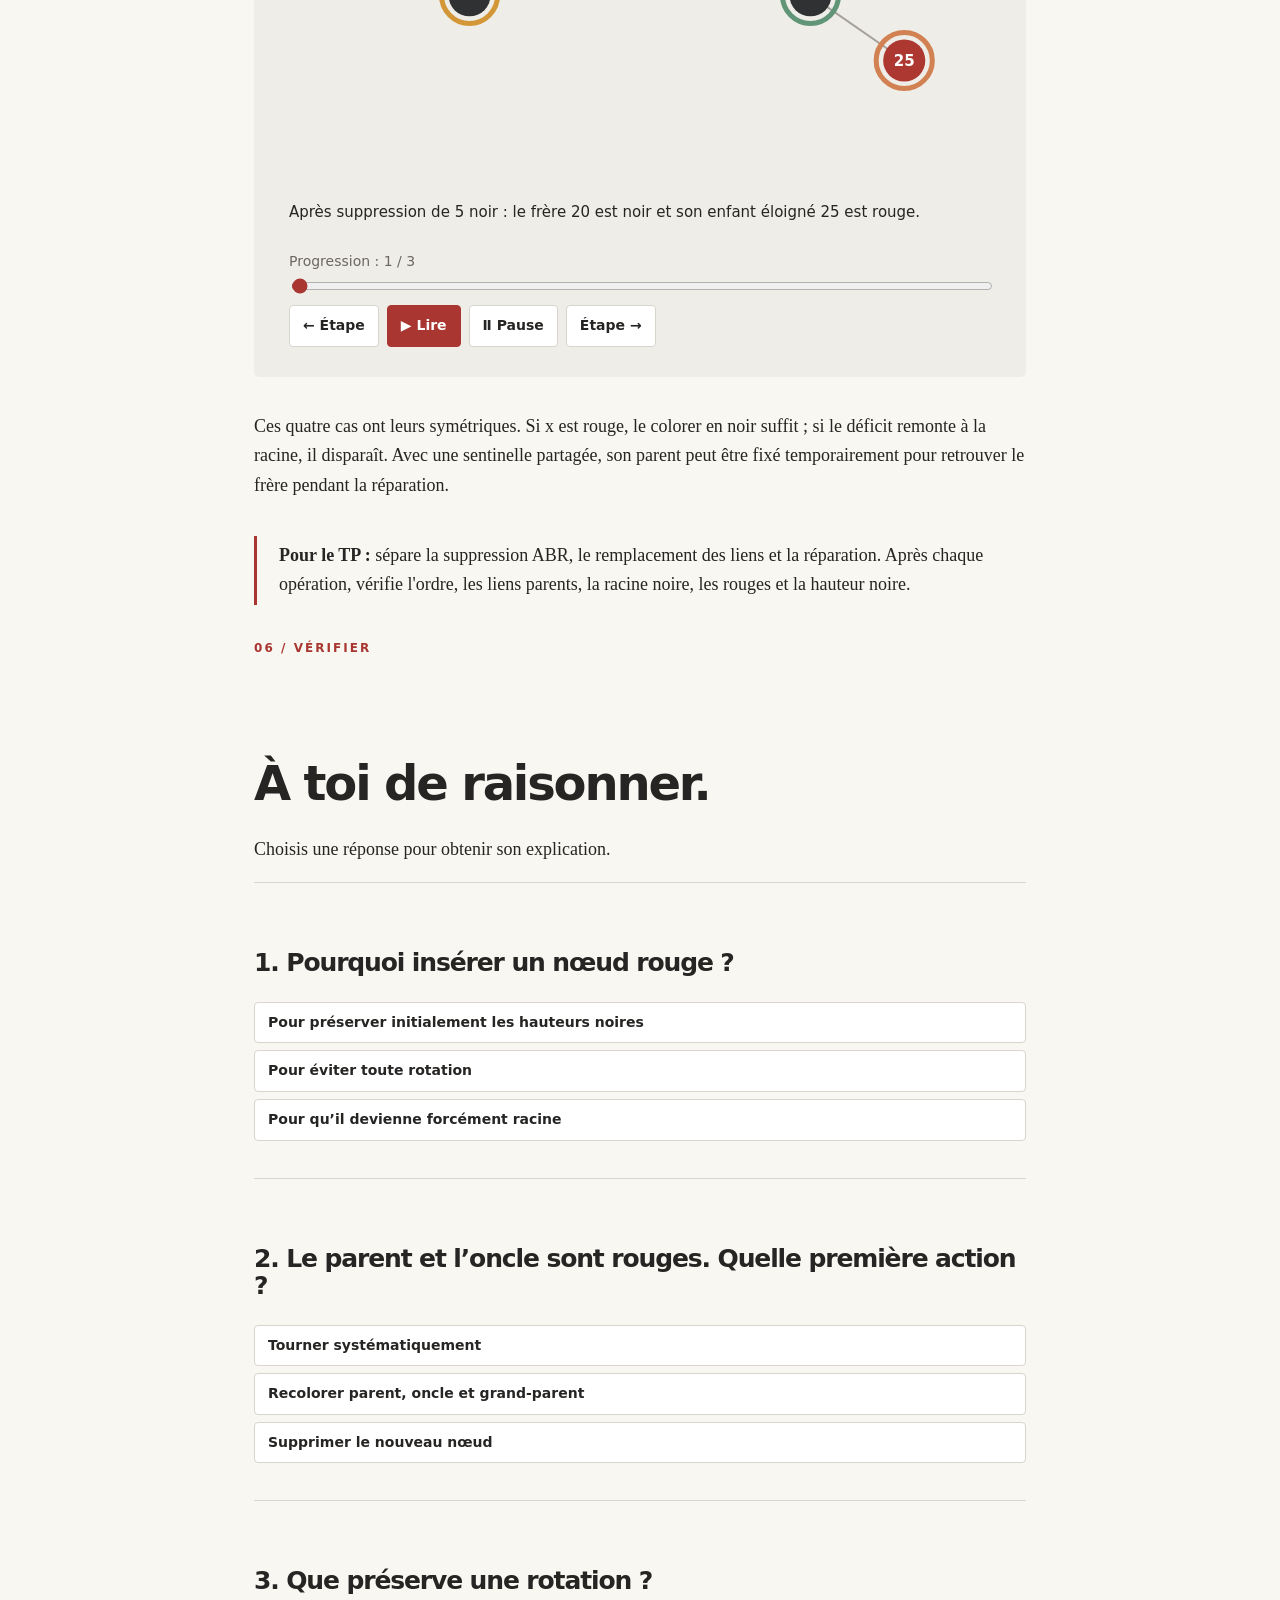
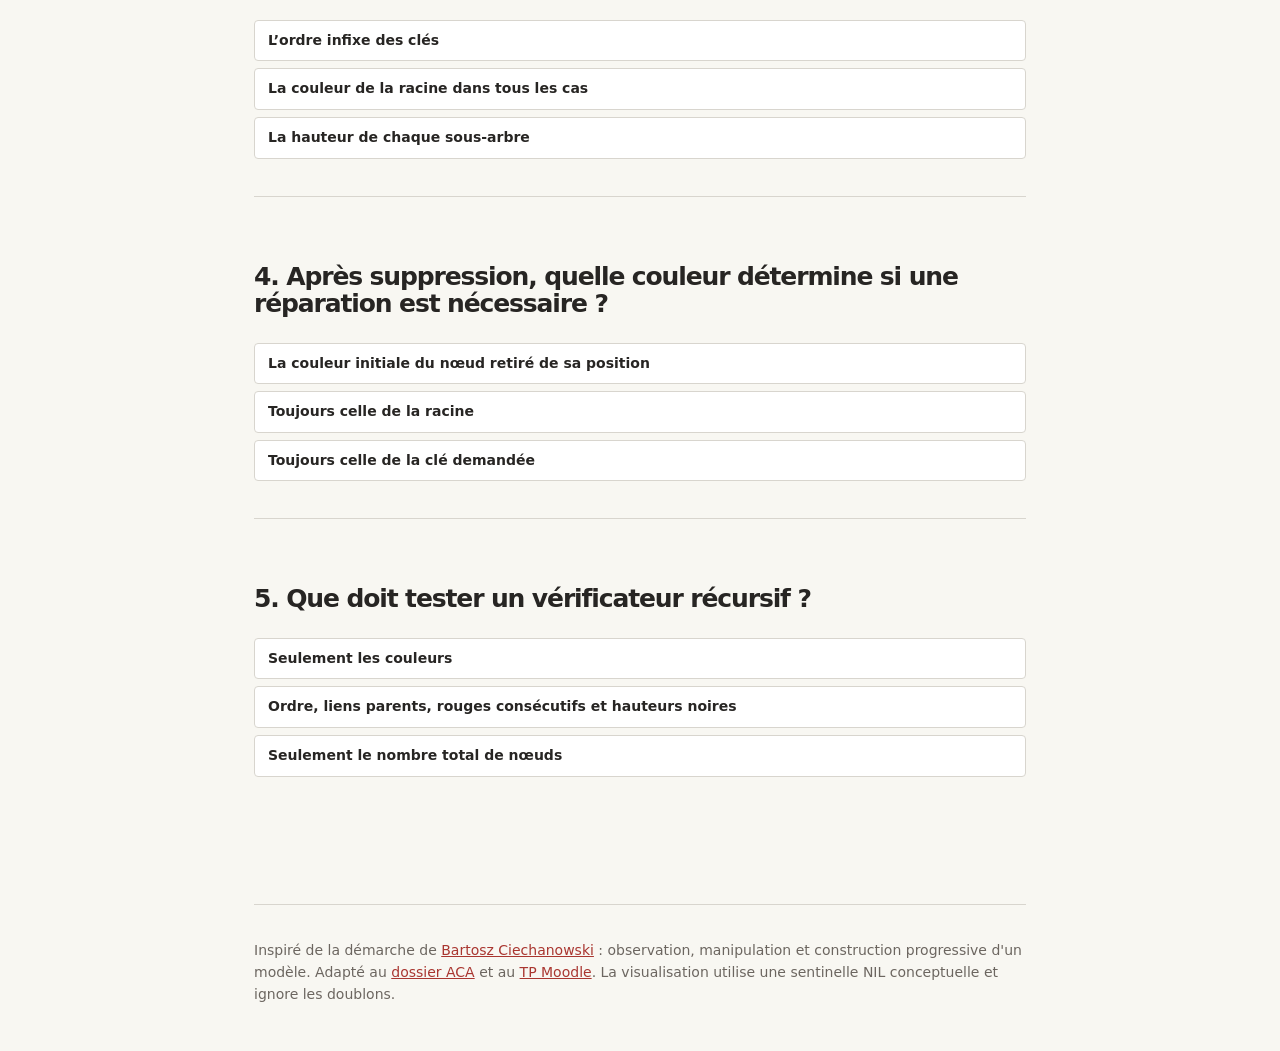
<file: arbres-rouge-noir/index.html>
<!doctype html><html lang="fr" data-course="arbres-rouge-noir"><head><meta charset="utf-8"><meta name="viewport" content="width=device-width, initial-scale=1"><title>Comprendre les arbres rouge-noir</title><link rel="stylesheet" href="../styles.css"></head><body><header><div>ACA1 <span> / </span> Structures de données</div><div>Une exploration interactive</div></header><main><section class="hero"><div class="eyebrow">Algorithmes · arbres équilibrés</div><h1>Les arbres<br><span style="color:#b73932">rouge</span>-noir</h1><p class="lead">Comment garder une recherche rapide quand les données arrivent dans le désordre ? Construisons la réponse, un nœud à la fois.</p><nav><a href="#probleme">Le problème</a><a href="#regles">Les règles</a><a href="#rotation">Rotations</a><a href="#insertion">Insertion</a><a href="#suppression">Suppression</a><a href="#quiz">Quiz</a></nav></section>
<section id="probleme"><div class="eyebrow">01 / La question</div><h2>Un arbre peut devenir une liste.</h2><p>Dans un arbre binaire de recherche, les clés plus petites vont à gauche et les plus grandes à droite. Pour chercher une clé, on élimine donc une moitié de l'arbre à chaque embranchement.</p><p>Mais cette intuition suppose que les deux côtés restent à peu près équilibrés. Insérons des nombres croissants dans un arbre ordinaire : chaque nouvelle clé descend tout à droite.</p><div class="demo"><div class="demo-head"><span>Arbre binaire de recherche</span><span>Expérience 01</span></div><svg id="plain" class="canvas" viewBox="0 0 700 300" role="img" aria-label="Arbre binaire non équilibré"></svg><div class="controls"><button id="plainAdd" class="primary">Ajouter la clé suivante</button><button id="plainReset">Recommencer</button><span class="small" id="plainInfo"></span></div></div><p>Avec <em>n</em> clés, ce chemin peut atteindre une hauteur de <em>n − 1</em>. La recherche prend alors un temps linéaire. L'arbre rouge-noir conserve la règle de l'arbre de recherche, mais ajoute des contraintes qui empêchent les branches de trop diverger.</p></section>
<section id="regles"><div class="eyebrow">02 / Les invariants</div><h2>Deux couleurs, quatre contraintes.</h2><p>La couleur est une information attachée à chaque nœud. Les feuilles <code>NIL</code> représentent les enfants absents ; elles sont noires. Dans le TP, une sentinelle partagée peut représenter toutes ces feuilles.</p><div class="steps"><div class="step"><b>01 · Racine</b>La racine est noire.</div><div class="step"><b>02 · Feuilles</b>Chaque feuille NIL est noire.</div><div class="step"><b>03 · Rouge</b>Un nœud rouge ne peut pas avoir d'enfant rouge.</div><div class="step"><b>04 · Chemins</b>Depuis un nœud, tous les chemins descendants vers NIL contiennent autant de nœuds noirs.</div></div><p>La dernière propriété est la <em>hauteur noire</em>. Sélectionne un chemin : les cases noires indiquent les nœuds comptés. Ici, on compte la racine et la feuille NIL pour illustrer le principe ; d'autres définitions excluent le nœud de départ.</p><div class="demo"><div class="demo-head"><span>Comparer les chemins</span><span>Expérience 02</span></div><svg id="paths" class="canvas" viewBox="0 0 700 270" role="img" aria-label="Chemins et hauteur noire"></svg><div class="controls"><button onclick="pathDemo(0)">Chemin gauche</button><button onclick="pathDemo(1)">Chemin central</button><button onclick="pathDemo(2)">Chemin droit</button></div><p class="status" id="pathInfo"></p></div><p>Puisqu'il ne peut pas y avoir deux rouges consécutifs, un chemin ne peut pas contenir plus de rouges que de noirs à un facteur constant près. Les hauteurs restent donc logarithmiques :</p><div class="formula">h ≤ 2 log₂(n + 1)</div><p class="small">h compte les arêtes ; n est le nombre de nœuds internes. Recherche, insertion et suppression sont en O(log n) dans le pire cas.</p></section>
<section id="rotation"><div class="eyebrow">03 / Le geste fondamental</div><h2>Tourner sans perdre l'ordre.</h2><p>Une rotation modifie localement la forme de l'arbre. Le fils droit de x monte ; x devient son fils gauche. Le sous-arbre intermédiaire β change de parent. Les clés restent dans le même ordre : α &lt; x &lt; β &lt; y &lt; γ.</p><div class="demo"><div class="demo-head"><span>Rotation gauche autour de x</span><span>Expérience 03</span></div><svg id="rotationSvg" class="canvas" viewBox="0 0 700 290" role="img" aria-label="Rotation gauche d'un arbre"></svg><div class="controls"><button id="rotate" class="primary">▶ Animer la rotation</button><button id="rotReset">Réinitialiser</button></div><label class="small" for="rotRange">Progression de la rotation : <span id="rotPercent">0 %</span></label><input id="rotRange" type="range" min="0" max="100" value="0" aria-label="Progression de la rotation"><div class="legend rolelegend"><span><i style="background:#427aa0"></i>x : pivot</span><span><i style="background:#d28b32"></i>y : fils qui monte</span><span><i style="background:#6d9a72"></i>β : sous-arbre déplacé</span></div><p id="rotInfo" class="status">Avant : y est le fils droit de x. β est le fils gauche de y.</p></div><p>La rotation seule ne change aucune couleur. Elle préserve l'ordre de recherche, mais pas nécessairement toutes les propriétés rouge-noir ; l'algorithme la combine avec des changements de couleur.</p><h3>Ce qui bouge en C</h3><pre>y = x-&gt;d;             // y doit être différent de NIL
x-&gt;d = y-&gt;g;          // β devient fils droit de x
if (y-&gt;g != nil) y-&gt;g-&gt;p = x;
y-&gt;p = x-&gt;p;          // raccorder y à l'ancien parent de x
// mettre à jour la racine ou le bon enfant de x-&gt;p
y-&gt;g = x;
x-&gt;p = y;</pre><p>Le cas racine est essentiel : si x n'a pas de parent réel, la racine doit désormais pointer vers y. La rotation droite est son miroir.</p></section>
<section id="insertion"><div class="eyebrow">04 / Construire</div><h2>Insérer, puis réparer.</h2><p>On commence exactement comme dans un arbre binaire de recherche. Le nouveau nœud est rouge : remplacer une feuille NIL noire par un nœud rouge dont les enfants sont NIL ne change pas le nombre de noirs sur ce chemin.</p><p>Mais si son parent est rouge, la règle des deux rouges est violée. L'oncle et la position du nouveau nœud déterminent la réparation. Utilise les exemples, puis avance étape par étape.</p><p>Si le parent est noir, l’insertion est terminée. Si le parent est rouge, on distingue les situations suivantes. Les dessins montrent le parent à gauche ; les cas où il est à droite sont symétriques. Un oncle NIL est considéré noir.</p>
<h3>1. L’oncle est rouge</h3><p>La difficulté vient de deux rouges consécutifs. Puisque l’oncle est lui aussi rouge, on peut changer les couleurs des deux branches sans modifier leur nombre de noirs. Le grand-parent devient rouge : une nouvelle violation peut alors apparaître plus haut.</p>
<div class="demo case-demo"><div class="demo-head"><span>Exemple : insertion de 1</span><span>Cas 01</span></div><svg id="case-red" class="canvas" viewBox="0 0 700 300" role="img" aria-label="Réparation avec oncle rouge"></svg><p class="status" id="case-red-info" aria-live="polite"></p><label class="small" for="case-red-range">Progression : <span id="case-red-count"></span></label><input id="case-red-range" type="range" min="0" value="0" aria-label="Progression oncle rouge"><div class="controls"><button id="case-red-prev">← Étape</button><button id="case-red-play" class="primary">▶ Lire</button><button id="case-red-pause">Ⅱ Pause</button><button id="case-red-next">Étape →</button></div></div>
<h3>2. L’oncle est noir : le triangle</h3><p>Le nouveau nœud est du côté opposé à son parent : ici, à droite d’un parent situé à gauche du grand-parent. Une rotation sur le parent redresse ce triangle. Elle ne suffit pas à elle seule : on obtient le cas en ligne, traité juste après.</p>
<div class="demo case-demo"><div class="demo-head"><span>Exemple : insertion de 7</span><span>Cas 02 → Cas 03</span></div><svg id="case-triangle" class="canvas" viewBox="0 0 700 300" role="img" aria-label="Réparation du triangle puis de la ligne"></svg><p class="status" id="case-triangle-info" aria-live="polite"></p><label class="small" for="case-triangle-range">Progression : <span id="case-triangle-count"></span></label><input id="case-triangle-range" type="range" min="0" value="0" aria-label="Progression triangle"><div class="controls"><button id="case-triangle-prev">← Étape</button><button id="case-triangle-play" class="primary">▶ Lire</button><button id="case-triangle-pause">Ⅱ Pause</button><button id="case-triangle-next">Étape →</button></div></div>
<h3>3. L’oncle est noir : la ligne</h3><p>Le nouveau nœud et son parent sont du même côté. Le parent devient noir, le grand-parent devient rouge, puis une rotation autour du grand-parent remet le parent au-dessus. La hauteur noire est préservée et le conflit rouge-rouge disparaît.</p>
<div class="demo case-demo"><div class="demo-head"><span>Exemple : insertion de 1</span><span>Cas 03</span></div><svg id="case-line" class="canvas" viewBox="0 0 700 300" role="img" aria-label="Réparation du cas en ligne"></svg><p class="status" id="case-line-info" aria-live="polite"></p><label class="small" for="case-line-range">Progression : <span id="case-line-count"></span></label><input id="case-line-range" type="range" min="0" value="0" aria-label="Progression ligne"><div class="controls"><button id="case-line-prev">← Étape</button><button id="case-line-play" class="primary">▶ Lire</button><button id="case-line-pause">Ⅱ Pause</button><button id="case-line-next">Étape →</button></div></div>
<p class="small">Dans ces trois exemples, l’anneau doré indique le nouveau nœud, le bleu son parent initial, le violet son grand-parent initial et le vert son oncle initial. Le disque central indique la couleur rouge ou noire. Les liaisons sont fondues pendant leur changement ; les positions intermédiaires servent à visualiser le mouvement.</p>
<h3>À toi de construire</h3><p>Teste maintenant tes propres clés et observe les étapes de réparation dans le laboratoire.</p>
<div class="demo"><div class="demo-head"><span>Laboratoire d'insertion</span><span>Expérience 04</span></div><svg id="tree" class="canvas" viewBox="0 0 700 360" role="img" aria-label="Insertion rouge-noir étape par étape"></svg><div class="legend"><span><i class="dot"></i>rouge</span><span><i class="dot black"></i>noir</span><span class="small">NIL masqués</span></div><div class="controls" style="margin-top:15px"><input id="key" type="number" value="7" aria-label="Clé à insérer"><button class="primary" id="insert">Insérer</button><button id="prev">← Étape</button><button id="next">Étape →</button><button id="reset">Vider</button></div><label class="small" for="timeline">Progression de la transformation : <span id="timelineLabel">0 / 0</span></label><input id="timeline" type="range" min="0" max="0" value="0" aria-label="Progression de l’insertion"><div class="controls"><button id="playTree">▶ Lire les étapes</button><button id="pauseTree">Ⅱ Pause</button></div><div class="legend rolelegend"><span><i style="background:#d39738"></i>nœud inséré / examiné</span><span><i style="background:#577fa1"></i>parent</span><span><i style="background:#8a6da5"></i>grand-parent</span><span><i style="background:#619578"></i>oncle</span></div><p class="small">La couleur au centre reste rouge ou noire. Les anneaux colorés indiquent le rôle pendant la réparation ; une liaison qui s’estompe est remplacée par une nouvelle.</p><div class="controls" style="margin-top:8px"><button class="example" data-seq="10,5,1">Ligne</button><button class="example" data-seq="10,5,7">Triangle</button><button class="example" data-seq="10,5,15,1">Oncle rouge</button></div><p class="status" id="treeInfo" aria-live="polite"></p></div><p>Enfin, on rend toujours la racine noire. Les cas où le parent se trouve à droite sont les images miroir des cas où il se trouve à gauche. Les changements intermédiaires affichés peuvent violer temporairement un invariant : seule la fin de la réparation doit satisfaire toutes les règles.</p></section>
<section id="suppression"><div class="eyebrow">05 / Retirer</div><h2>Supprimer : où est passé le noir ?</h2><p>La suppression commence comme dans un ABR. Avec deux enfants, on utilise le successeur — le minimum du sous-arbre droit — pour prendre la place du nœud visé. La couleur à surveiller est celle du nœud <em>retiré de sa position initiale</em>, pas forcément celle de la clé demandée.</p><p>Si cette couleur était rouge, aucune hauteur noire ne diminue. Si elle était noire, le chemin passant par le remplaçant x peut manquer d'un noir : on décrit ce déficit comme un « noir supplémentaire » porté par x, même si x est NIL.</p><p>Dans les exemples suivants, on vient de supprimer une feuille noire. Le cercle <strong>x</strong> représente la position NIL qui a perdu un noir. Le halo doré indique ce déficit temporaire ; il ne s’agit pas d’une troisième couleur stockée dans le nœud. Dans chaque exemple, x est à gauche : les cas à droite sont symétriques. Les anneaux indiquent les rôles initiaux ; ces rôles peuvent changer après une rotation.</p><div class="legend rolelegend"><span><i style="background:#d39738"></i>x : déficit noir</span><span><i style="background:#577fa1"></i>parent</span><span><i style="background:#619578"></i>frère</span><span><i style="background:#8a6da5"></i>neveu proche</span><span><i style="background:#d28252"></i>neveu éloigné</span></div><h3>1. Frère rouge</h3><p>Le frère rouge permet d’abord de transformer la situation en un cas avec frère noir.</p><div class="demo case-demo"><div class="demo-head"><span>Suppression : réparation</span><span>1. Frère rouge</span></div><svg id="case-del-red" class="canvas" viewBox="0 0 700 300" role="img" aria-label="1. Frère rouge"></svg><p class="status" id="case-del-red-info" aria-live="polite"></p><label class="small" for="case-del-red-range">Progression : <span id="case-del-red-count"></span></label><input id="case-del-red-range" type="range" min="0" value="0" aria-label="Progression 1. Frère rouge"><div class="controls"><button id="case-del-red-prev">← Étape</button><button id="case-del-red-play" class="primary">▶ Lire</button><button id="case-del-red-pause">Ⅱ Pause</button><button id="case-del-red-next">Étape →</button></div></div><h3>2. Frère noir, deux enfants noirs</h3><p>On retire un noir du côté du frère en le colorant en rouge, puis on reporte le déficit sur le parent.</p><div class="demo case-demo"><div class="demo-head"><span>Suppression : réparation</span><span>2. Frère noir, deux enfants noirs</span></div><svg id="case-del-black" class="canvas" viewBox="0 0 700 300" role="img" aria-label="2. Frère noir, deux enfants noirs"></svg><p class="status" id="case-del-black-info" aria-live="polite"></p><label class="small" for="case-del-black-range">Progression : <span id="case-del-black-count"></span></label><input id="case-del-black-range" type="range" min="0" value="0" aria-label="Progression 2. Frère noir, deux enfants noirs"><div class="controls"><button id="case-del-black-prev">← Étape</button><button id="case-del-black-play" class="primary">▶ Lire</button><button id="case-del-black-pause">Ⅱ Pause</button><button id="case-del-black-next">Étape →</button></div></div><h3>3. Frère noir, neveu proche rouge</h3><p>Une rotation sur le frère transforme ce cas en celui du neveu éloigné rouge.</p><div class="demo case-demo"><div class="demo-head"><span>Suppression : réparation</span><span>3. Frère noir, neveu proche rouge</span></div><svg id="case-del-near" class="canvas" viewBox="0 0 700 300" role="img" aria-label="3. Frère noir, neveu proche rouge"></svg><p class="status" id="case-del-near-info" aria-live="polite"></p><label class="small" for="case-del-near-range">Progression : <span id="case-del-near-count"></span></label><input id="case-del-near-range" type="range" min="0" value="0" aria-label="Progression 3. Frère noir, neveu proche rouge"><div class="controls"><button id="case-del-near-prev">← Étape</button><button id="case-del-near-play" class="primary">▶ Lire</button><button id="case-del-near-pause">Ⅱ Pause</button><button id="case-del-near-next">Étape →</button></div></div><h3>4. Frère noir, neveu éloigné rouge</h3><p>Une rotation sur le parent et des recolorations éliminent le déficit.</p><div class="demo case-demo"><div class="demo-head"><span>Suppression : réparation</span><span>4. Frère noir, neveu éloigné rouge</span></div><svg id="case-del-far" class="canvas" viewBox="0 0 700 300" role="img" aria-label="4. Frère noir, neveu éloigné rouge"></svg><p class="status" id="case-del-far-info" aria-live="polite"></p><label class="small" for="case-del-far-range">Progression : <span id="case-del-far-count"></span></label><input id="case-del-far-range" type="range" min="0" value="0" aria-label="Progression 4. Frère noir, neveu éloigné rouge"><div class="controls"><button id="case-del-far-prev">← Étape</button><button id="case-del-far-play" class="primary">▶ Lire</button><button id="case-del-far-pause">Ⅱ Pause</button><button id="case-del-far-next">Étape →</button></div></div><p>Ces quatre cas ont leurs symétriques. Si x est rouge, le colorer en noir suffit ; si le déficit remonte à la racine, il disparaît. Avec une sentinelle partagée, son parent peut être fixé temporairement pour retrouver le frère pendant la réparation.</p><div class="callout"><strong>Pour le TP :</strong> sépare la suppression ABR, le remplacement des liens et la réparation. Après chaque opération, vérifie l'ordre, les liens parents, la racine noire, les rouges et la hauteur noire.</div></section>
<section id="quiz"><div class="eyebrow">06 / Vérifier</div><h2>À toi de raisonner.</h2><p>Choisis une réponse pour obtenir son explication.</p><div id="quizzes"></div></section><footer><p class="small">Inspiré de la démarche de <a href="https://ciechanow.ski/archives/">Bartosz Ciechanowski</a> : observation, manipulation et construction progressive d'un modèle. Adapté au <a href="https://github.com/alexalmny/m2-ia/tree/main/aca">dossier ACA</a> et au <a href="https://moodle.univ-lille.fr/mod/assign/view.php?id=2275347">TP Moodle</a>. La visualisation utilise une sentinelle NIL conceptuelle et ignore les doublons.</p></footer></main><script>
const ns='http://www.w3.org/2000/svg'; function el(tag,attrs,text){let e=document.createElementNS(ns,tag);for(let k in attrs)e.setAttribute(k,attrs[k]);if(text!==undefined)e.textContent=text;return e}function draw(id,root,selected=[]){let s=document.getElementById(id);s.replaceChildren();if(!root){s.append(el('text',{x:350,y:130,'text-anchor':'middle',fill:'#888','font-family':'system-ui'},'Arbre vide'));return}function rec(n,x,y,spread){if(!n)return;let kids=[[n.l,x-spread],[n.r,x+spread]];for(let [c,cx] of kids)if(c){s.append(el('line',{x1:x,y1:y,x2:cx,y2:y+65,stroke:selected.includes(c.k)&&selected.includes(n.k)?'#bc4036':'#b8b4ac','stroke-width':selected.includes(c.k)&&selected.includes(n.k)?4:2}));rec(c,cx,y+65,spread*.55)}let col=n.c==='R'?'#ad3731':'#303132';s.append(el('circle',{cx:x,cy:y,r:21,fill:col,stroke:selected.includes(n.k)?'#e4a744':'none','stroke-width':5}));s.append(el('text',{x,y:y+5,'text-anchor':'middle',fill:'white','font-family':'system-ui','font-weight':'700','font-size':15},n.k))}rec(root,350,45,170)}
let plainN=0;function plain(){let root=null;for(let i=plainN;i>0;i--)root={k:i*10,c:'B',r:root};draw('plain',root);document.getElementById('plainInfo').textContent=plainN?plainN+' nœuds · hauteur '+(plainN-1):'Ajoute des clés croissantes.'}document.getElementById('plainAdd').onclick=()=>{plainN=Math.min(plainN+1,4);plain()};document.getElementById('plainReset').onclick=()=>{plainN=0;plain()};plain();
let pTree={k:'20',c:'B',l:{k:'10',c:'B',l:{k:'5',c:'R'},r:{k:'15',c:'R'}},r:{k:'30',c:'B'}};function pathDemo(i){let paths=[['20','10','5'],['20','10','15'],['20','30']];draw('paths',pTree,paths[i]);document.getElementById('pathInfo').textContent='Chemin : '+paths[i].join(' → ')+' → NIL. Nombre de noirs : 3 (20, '+(i===2?'30':'10')+' et NIL).'}pathDemo(0);
// Each node keeps its identity across frames. Positions and links are interpolated independently.
const roleColors={focus:'#d39738',parent:'#577fa1',grand:'#8a6da5',uncle:'#619578',far:'#d28252',x:'#427aa0',y:'#d28b32',beta:'#6d9a72'};
function layout(root){let nodes={},edges={};function walk(n,x,y,spread,parent){if(!n)return;let id=String(n.k);nodes[id]={id,x,y,c:n.c,role:n.role};if(parent)edges[parent+'|'+id]={from:parent,to:id};walk(n.l,x-spread,y+65,spread*.55,id);walk(n.r,x+spread,y+65,spread*.55,id)}walk(root,350,45,170,null);return {nodes,edges}}
function mix(a,b,t){return a+(b-a)*t}function renderBetween(svgId,a,b,t){let svg=document.getElementById(svgId),A=layout(a),B=layout(b), ids=new Set([...Object.keys(A.nodes),...Object.keys(B.nodes)]), coords={};svg.replaceChildren();for(let id of ids){let from=A.nodes[id],to=B.nodes[id];let fallback=from||to;let start=from||to,end=to||from;coords[id]={x:mix(start.x,end.x,t),y:mix(start.y,end.y,t),opacity:from&&to?1:from?1-t:t,node:t<.5?start:end}}
let edges=new Set([...Object.keys(A.edges),...Object.keys(B.edges)]);for(let key of edges){let e=A.edges[key]||B.edges[key],u=coords[e.from],v=coords[e.to],alpha=A.edges[key]&&B.edges[key]?1:A.edges[key]?1-t:t;if(u&&v)svg.append(el('line',{x1:u.x,y1:u.y,x2:v.x,y2:v.y,stroke:'#a6a29b','stroke-width':2,opacity:alpha}))}
for(let id of ids){let q=coords[id],n=q.node,role=n.role;let g=el('g',{opacity:q.opacity});if(role)g.append(el('circle',{cx:q.x,cy:q.y,r:28,fill:'none',stroke:roleColors[role], 'stroke-width':5}));g.append(el('circle',{cx:q.x,cy:q.y,r:21,fill:n.c==='R'?'#ad3731':'#303132'}));g.append(el('text',{x:q.x,y:q.y+5,'text-anchor':'middle',fill:'white','font-family':'system-ui','font-weight':'700','font-size':15},id));svg.append(g)}}
const rotA={k:'x',c:'B',role:'x',l:{k:'α',c:'R'},r:{k:'y',c:'B',role:'y',l:{k:'β',c:'R',role:'beta'},r:{k:'γ',c:'R'}}};const rotB={k:'y',c:'B',role:'y',l:{k:'x',c:'B',role:'x',l:{k:'α',c:'R'},r:{k:'β',c:'R',role:'beta'}},r:{k:'γ',c:'R'}};
let rotAnim=0;function setRot(v){v=Math.max(0,Math.min(100,v));document.getElementById('rotRange').value=v;document.getElementById('rotPercent').textContent=Math.round(v)+' %';renderBetween('rotationSvg',rotA,rotB,v/100);document.getElementById('rotInfo').textContent=v===0?'Avant : y est le fils droit de x. β est le fils gauche de y.':v===100?'Après : y a pris la place de x ; β est maintenant à droite de x. Ordre inchangé : α, x, β, y, γ.':'Pendant la transition : suis les anneaux. Les anciennes liaisons s’effacent et les nouvelles apparaissent.'}function animateRange(input,to,duration,onset){cancelAnimationFrame(rotAnim);let from=Number(input.value),start=performance.now();function tick(now){let t=Math.min(1,(now-start)/duration);onset(from+(to-from)*t);if(t<1)rotAnim=requestAnimationFrame(tick)}rotAnim=requestAnimationFrame(tick)}document.getElementById('rotate').onclick=()=>{if(+document.getElementById('rotRange').value>=100)setRot(0);animateRange(document.getElementById('rotRange'),100,1600,setRot)};document.getElementById('rotReset').onclick=()=>{cancelAnimationFrame(rotAnim);setRot(0)};document.getElementById('rotRange').oninput=e=>{cancelAnimationFrame(rotAnim);setRot(+e.target.value)};setRot(0);
// Fixed examples isolate each insertion case before the free laboratory.
function N(k,c,role,l=null,r=null){return {k,c,role,l,r}};
const caseData={
'red':[
 {root:N(10,'B','grand',N(5,'R','parent',N(1,'R','focus')),N(15,'R','uncle')),msg:'1 est rouge, son parent 5 et son oncle 15 sont rouges : le conflit est entre 1 et 5.'},
 {root:N(10,'R','grand',N(5,'B','parent',N(1,'R','focus')),N(15,'B','uncle')),msg:'5 et 15 deviennent noirs ; 10 devient rouge. Le nombre de noirs reste identique sur chaque chemin, mais 10 peut créer un conflit avec son propre parent.'},
 {root:N(10,'B','grand',N(5,'B','parent',N(1,'R','focus')),N(15,'B','uncle')),msg:'Ici 10 est la racine : on la recolore en noir pour terminer.'}],
 'triangle':[
 {root:N(10,'B','grand',N(5,'R','parent',null,N(7,'R','focus'))),msg:'7 est à droite de 5, lui-même à gauche de 10 : c’est un triangle. L’oncle est NIL, donc noir.'},
 {root:N(10,'B','grand',N(7,'R','focus',N(5,'R','parent'))),msg:'Rotation gauche autour de 5 : 7 monte. Le triangle est devenu une ligne ; le conflit rouge-rouge subsiste.'},
 {root:N(7,'B','focus',N(5,'R','parent'),N(10,'R','grand')),msg:'On traite la ligne : 7 devient noir, 10 rouge, puis rotation droite autour de 10. Les invariants sont rétablis.'}],
 'line':[
 {root:N(10,'B','grand',N(5,'R','parent',N(1,'R','focus'))),msg:'1 et son parent 5 sont du même côté : c’est une ligne. L’oncle est NIL, donc noir.'},
 {root:N(10,'R','grand',N(5,'B','parent',N(1,'R','focus'))),msg:'On recolore 5 en noir et 10 en rouge. L’arbre est temporairement en cours de réparation.'},
 {root:N(5,'B','parent',N(1,'R','focus'),N(10,'R','grand')),msg:'Rotation droite autour de 10 : 5 monte, 10 descend. Les deux rouges ne sont plus consécutifs.'}]
};
function initCase(name){let frames=caseData[name],input=document.getElementById('case-'+name+'-range'),position=0,animation=0;input.max=(frames.length-1)*100;function render(v){position=Math.max(0,Math.min(frames.length-1,v));let i=Math.floor(position),j=Math.min(i+1,frames.length-1),t=position-i;renderBetween('case-'+name,frames[i].root,frames[j].root,t);input.value=Math.round(position*100);document.getElementById('case-'+name+'-count').textContent=(i+1)+' / '+frames.length+(t>0?' · transition':'');document.getElementById('case-'+name+'-info').textContent=t>0?'Transition vers l’étape '+(j+1)+' : '+frames[j].msg:frames[i].msg}function move(to){cancelAnimationFrame(animation);let from=position,start=performance.now(),duration=Math.max(250,Math.abs(to-from)*1500);function tick(now){let t=Math.min(1,(now-start)/duration);render(from+(to-from)*(t*t*(3-2*t)));if(t<1)animation=requestAnimationFrame(tick)}animation=requestAnimationFrame(tick)}input.oninput=()=>{cancelAnimationFrame(animation);render(+input.value/100)};document.getElementById('case-'+name+'-prev').onclick=()=>move(Math.max(0,Math.ceil(position)-1));document.getElementById('case-'+name+'-next').onclick=()=>move(Math.min(frames.length-1,Math.floor(position)+1));document.getElementById('case-'+name+'-play').onclick=()=>{if(position>=frames.length-1)render(0);move(frames.length-1)};document.getElementById('case-'+name+'-pause').onclick=()=>cancelAnimationFrame(animation);render(0)}

// The x marker is the conceptual NIL position after deleting a black leaf.
const X=()=>N('x','B','focus');
caseData['del-red']=[
 {root:N(10,'B','parent',X(),N(20,'R','uncle',N(15,'B','grand'),N(25,'B','far'))),msg:'Après suppression de 5 noir : x manque d’un noir. Son frère 20 est rouge ; ses enfants 15 et 25 sont noirs.'},
 {root:N(20,'B','uncle',N(10,'R','parent',X(),N(15,'B','grand')),N(25,'B','far')),msg:'20 devient noir, 10 rouge, puis rotation gauche autour de 10. Le nouveau frère de x est 15, noir : le déficit reste à traiter.'},
 {root:N(20,'B','uncle',N(10,'B','parent',N('x','B',null),N(15,'R','grand')),N(25,'B','far')),msg:'Le nouveau frère 15 a deux enfants noirs : on le colore en rouge, puis le parent rouge 10 absorbe le déficit en devenant noir.'}
];
caseData['del-black']=[
 {root:N(10,'R','parent',X(),N(15,'B','uncle')),msg:'Après suppression de 5 noir : x porte le déficit. Son frère 15 est noir et ses deux enfants NIL sont noirs.'},
 {root:N(10,'R','focus',N('x','B',null),N(15,'R','uncle')),msg:'15 devient rouge : les deux côtés de 10 ont maintenant la même hauteur noire. Le déficit remonte de x vers 10.'},
 {root:N(10,'B','parent',N('x','B',null),N(15,'R','uncle')),msg:'Ici 10 est rouge : il absorbe le déficit en devenant noir. Si le parent était noir, le déficit continuerait de remonter.'}
];
caseData['del-near']=[
 {root:N(10,'B','parent',X(),N(20,'B','uncle',N(15,'R','grand'))),msg:'Après suppression de 5 noir : frère 20 noir, neveu proche 15 rouge, neveu éloigné NIL noir.'},
 {root:N(10,'B','parent',X(),N(15,'B','grand',null,N(20,'R','uncle'))),msg:'15 devient noir et 20 rouge ; rotation droite sur 20. Le nouveau frère 15 a maintenant un neveu éloigné rouge : cas 4.'},
 {root:N(15,'B','grand',N(10,'B','parent',N('x','B',null)),N(20,'B','uncle')),msg:'Cas 4 : 15 prend la couleur de 10, 10 et 20 deviennent noirs, puis rotation gauche sur 10. Déficit résorbé.'}
];
caseData['del-far']=[
 {root:N(10,'B','parent',X(),N(20,'B','uncle',null,N(25,'R','far'))),msg:'Après suppression de 5 noir : le frère 20 est noir et son enfant éloigné 25 est rouge.'},
 {root:N(10,'B','parent',X(),N(20,'B','uncle',null,N(25,'B','far'))),msg:'20 prend la couleur de 10 ; 10 et 25 deviennent noirs. Ici 10 était déjà noir. Il reste à tourner.'},
 {root:N(20,'B','uncle',N(10,'B','parent',N('x','B',null)),N(25,'B','far')),msg:'Rotation gauche autour de 10 : les chemins retrouvent la même hauteur noire. Le déficit disparaît.'}
];
['red','triangle','line','del-red','del-black','del-near','del-far'].forEach(initCase);
let root=null,frames=[],idx=0;function snapshot(msg,focus){let p=focus&&focus.p,g=p&&p.p,u=g&&(p===g.l?g.r:g.l);function copy(n){return n?{k:n.k,c:n.c,role:n===focus?'focus':n===p?'parent':n===g?'grand':n===u?'uncle':null,l:copy(n.l),r:copy(n.r)}:null}frames.push({root:copy(root),msg})}function left(x){let y=x.r;x.r=y.l;if(y.l)y.l.p=x;y.p=x.p;if(!x.p)root=y;else if(x===x.p.l)x.p.l=y;else x.p.r=y;y.l=x;x.p=y}function right(x){let y=x.l;x.l=y.r;if(y.r)y.r.p=x;y.p=x.p;if(!x.p)root=y;else if(x===x.p.l)x.p.l=y;else x.p.r=y;y.r=x;x.p=y}function add(k){let p=null,x=root;while(x){p=x;if(k===x.k){frames=[];snapshot('Cette clé existe déjà : doublon ignoré.');idx=0;show();return}x=k<x.k?x.l:x.r}frames=[];snapshot('Avant l’insertion de '+k+'.');let z={k,c:'R',l:null,r:null,p};if(!p)root=z;else if(k<p.k)p.l=z;else p.r=z;snapshot('Insertion ABR : '+k+' est placé en rouge.',z);while(z.p&&z.p.c==='R'){let g=z.p.p;let isLeft=z.p===g.l;let u=isLeft?g.r:g.l;if(u&&u.c==='R'){z.p.c='B';u.c='B';g.c='R';snapshot('Oncle rouge : parent et oncle deviennent noirs, grand-parent rouge ; on remonte.',z);z=g}else{if(isLeft&&z===z.p.r){z=z.p;left(z);snapshot('Triangle : rotation gauche sur le parent pour former une ligne.',z)}else if(!isLeft&&z===z.p.l){z=z.p;right(z);snapshot('Triangle miroir : rotation droite sur le parent pour former une ligne.',z)}z.p.c='B';z.p.p.c='R';if(z.p===z.p.p.l)right(z.p.p);else left(z.p.p);snapshot('Ligne : recoloration puis rotation sur le grand-parent.',z)}}root.c='B';snapshot('Terminé : la racine est noire et les invariants sont restaurés.');idx=0;show()}let treeAnim=0,treePosition=0;const timeline=document.getElementById('timeline');function showAt(position){if(!frames.length){draw('tree',root);document.getElementById('treeInfo').textContent='Insère une clé ou choisis un exemple.';timeline.max=0;timeline.value=0;document.getElementById('timelineLabel').textContent='0 / 0';return}let max=frames.length-1;treePosition=Math.max(0,Math.min(max,position));let low=Math.floor(treePosition),high=Math.min(max,low+1),t=treePosition-low;renderBetween('tree',frames[low].root,frames[high].root,t);timeline.max=max*100;timeline.value=Math.round(treePosition*100);document.getElementById('timelineLabel').textContent=(low+1)+' / '+frames.length+(t>0?' · transition':'');document.getElementById('treeInfo').textContent=t>0?'Transition : '+frames[high].msg:'Étape '+(low+1)+' / '+frames.length+' — '+frames[low].msg;idx=low}
function show(){cancelAnimationFrame(treeAnim);showAt(idx)}function moveTree(target){cancelAnimationFrame(treeAnim);let from=treePosition,start=performance.now(),duration=Math.max(200,Math.abs(target-from)*1100);function tick(now){let t=Math.min(1,(now-start)/duration),ease=t*t*(3-2*t);showAt(from+(target-from)*ease);if(t<1)treeAnim=requestAnimationFrame(tick)}treeAnim=requestAnimationFrame(tick)}
document.getElementById('insert').onclick=()=>{let v=document.getElementById('key').value;if(v===''||!Number.isSafeInteger(Number(v)))return;add(Number(v))};document.getElementById('prev').onclick=()=>moveTree(Math.max(0,Math.ceil(treePosition)-1));document.getElementById('next').onclick=()=>moveTree(Math.min(frames.length-1,Math.floor(treePosition)+1));document.getElementById('reset').onclick=()=>{cancelAnimationFrame(treeAnim);root=null;frames=[];idx=0;treePosition=0;show()};timeline.oninput=e=>{cancelAnimationFrame(treeAnim);showAt(Number(e.target.value)/100)};document.getElementById('playTree').onclick=()=>{if(treePosition>=frames.length-1)showAt(0);if(frames.length)moveTree(frames.length-1)};document.getElementById('pauseTree').onclick=()=>cancelAnimationFrame(treeAnim);document.querySelectorAll('.example').forEach(b=>b.onclick=()=>{root=null;let seq=b.dataset.seq.split(',').map(Number);seq.forEach(add)});show();
let qs=[['Pourquoi insérer un nœud rouge ?',['Pour préserver initialement les hauteurs noires','Pour éviter toute rotation','Pour qu’il devienne forcément racine'],0,'Un nœud rouge ajouté avant deux NIL ne modifie pas le nombre de noirs sur les chemins.'],['Le parent et l’oncle sont rouges. Quelle première action ?',['Tourner systématiquement','Recolorer parent, oncle et grand-parent','Supprimer le nouveau nœud'],1,'Parent et oncle deviennent noirs ; le grand-parent devient rouge et peut créer un conflit plus haut.'],['Que préserve une rotation ?',['L’ordre infixe des clés','La couleur de la racine dans tous les cas','La hauteur de chaque sous-arbre'],0,'La structure change, mais l’ordre des clés reste identique.'],['Après suppression, quelle couleur détermine si une réparation est nécessaire ?',['La couleur initiale du nœud retiré de sa position','Toujours celle de la racine','Toujours celle de la clé demandée'],0,'Avec deux enfants, le successeur peut être déplacé : c’est sa couleur initiale à son ancienne position qui compte.'],['Que doit tester un vérificateur récursif ?',['Seulement les couleurs','Ordre, liens parents, rouges consécutifs et hauteurs noires','Seulement le nombre total de nœuds'],1,'Il vérifie aussi la racine et la sentinelle noires. Comparer les hauteurs noires gauche et droite à chaque nœud.']];let qbox=document.getElementById('quizzes');qs.forEach((q,i)=>{let d=document.createElement('div');d.className='quiz';let h=document.createElement('h3');h.textContent=(i+1)+'. '+q[0];d.append(h);let out=document.createElement('p');out.className='answer';q[1].forEach((t,j)=>{let b=document.createElement('button');b.textContent=t;b.onclick=()=>{out.className='answer '+(j===q[2]?'good':'bad');out.textContent=(j===q[2]?'Correct. ':'À revoir. ')+q[3]};d.append(b)});d.append(out);qbox.append(d)});
</script></body></html>
</file>
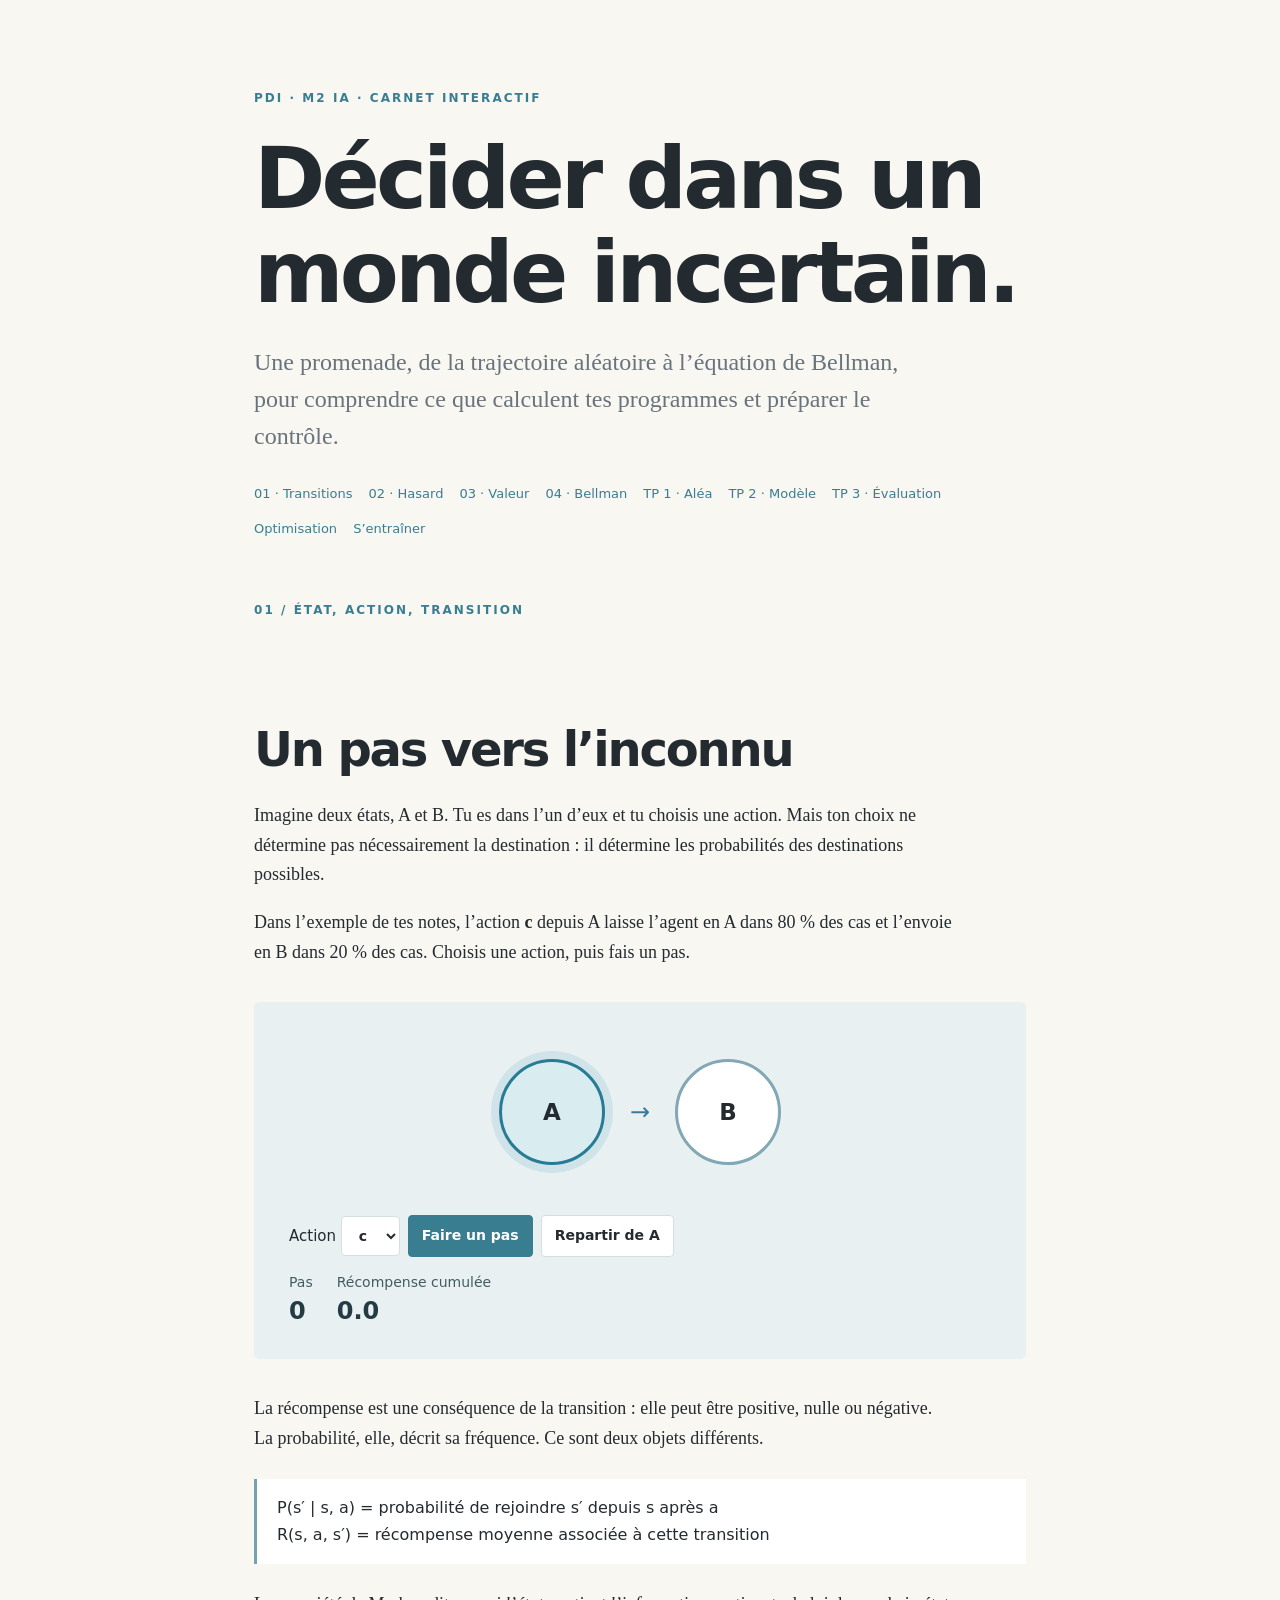
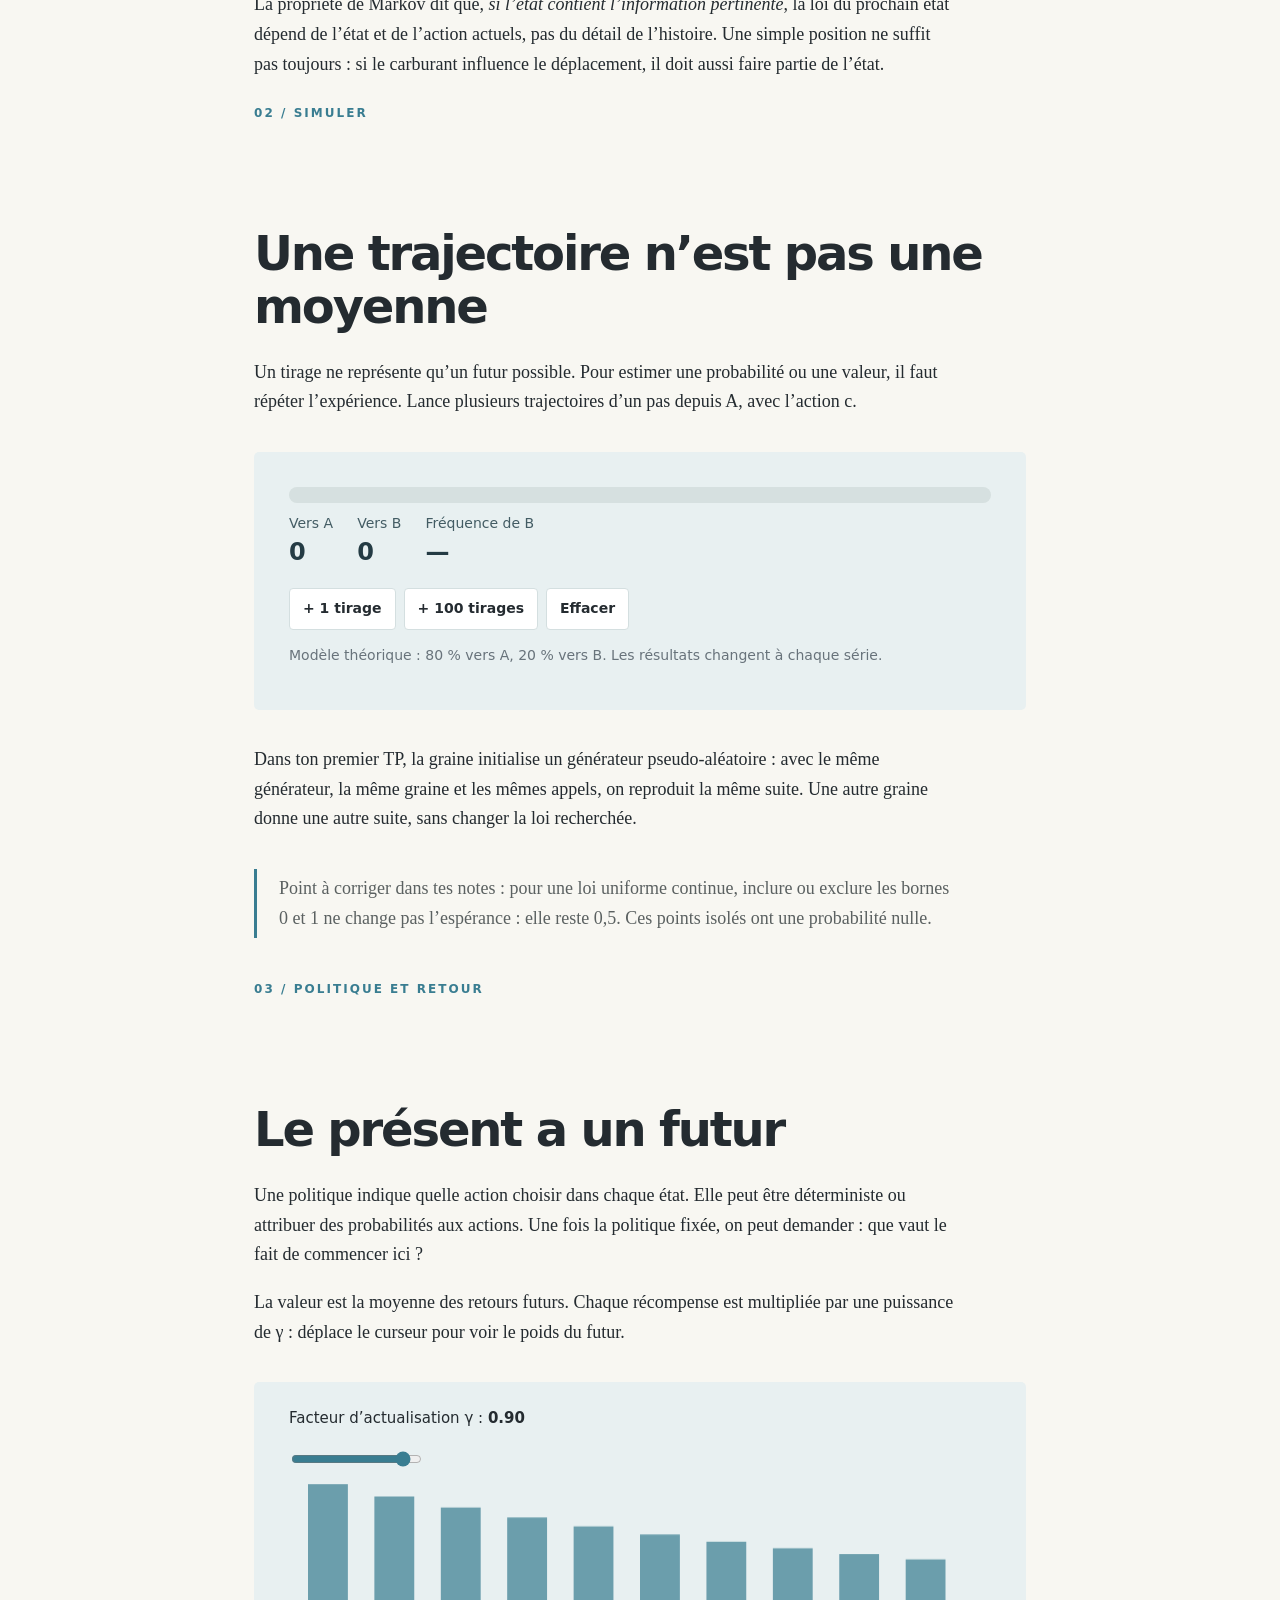
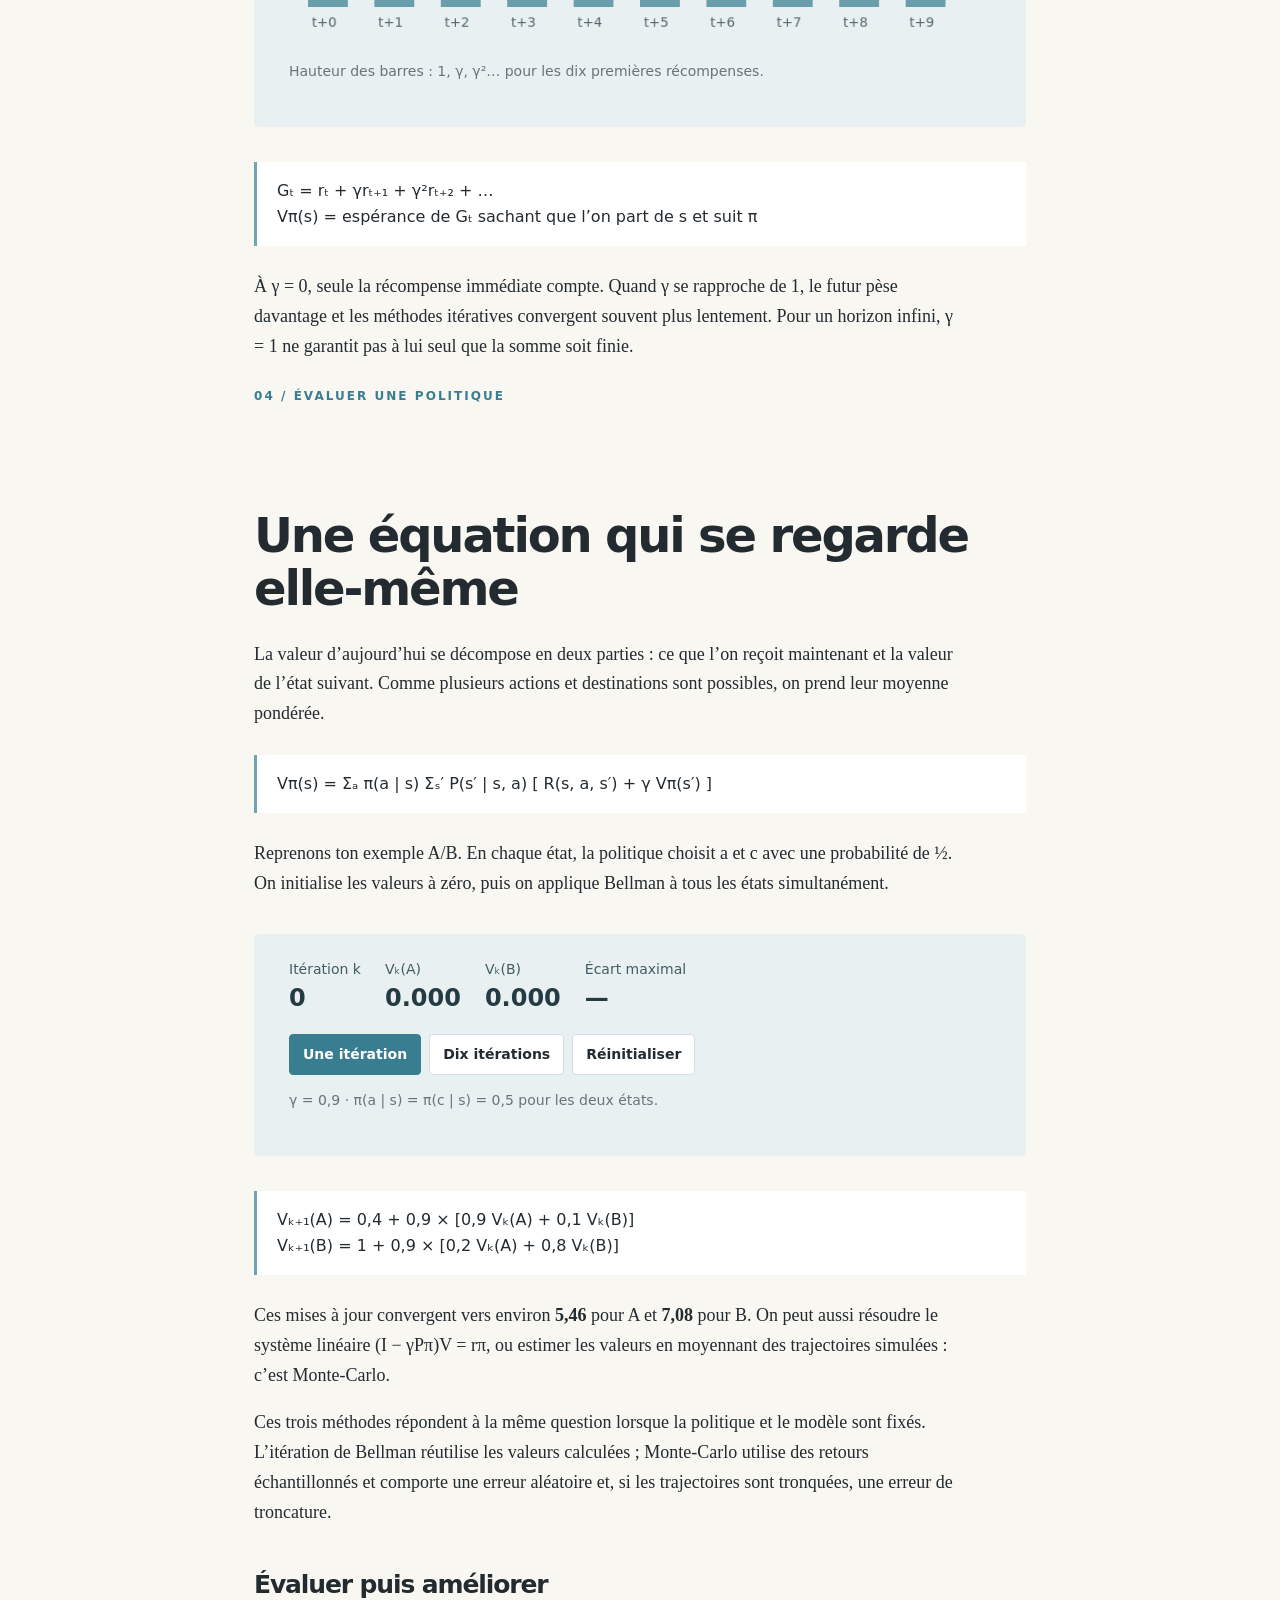
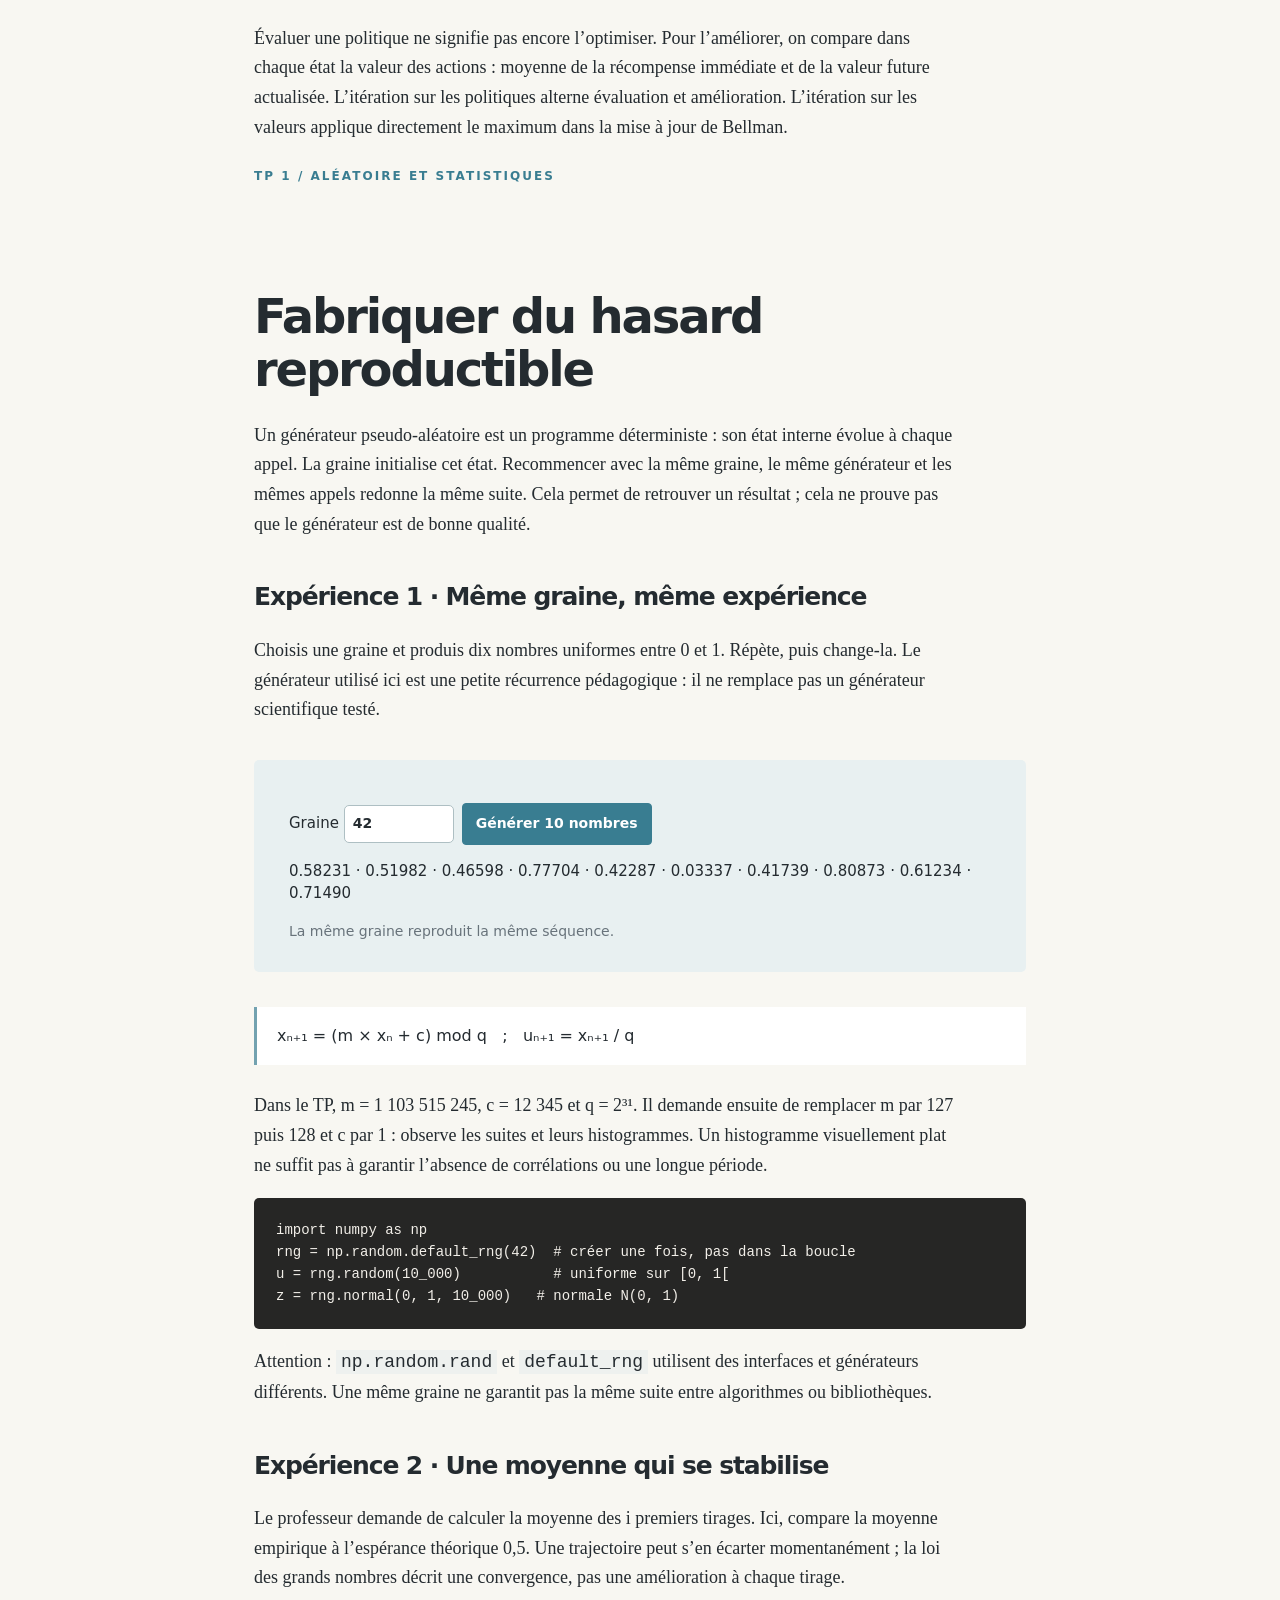
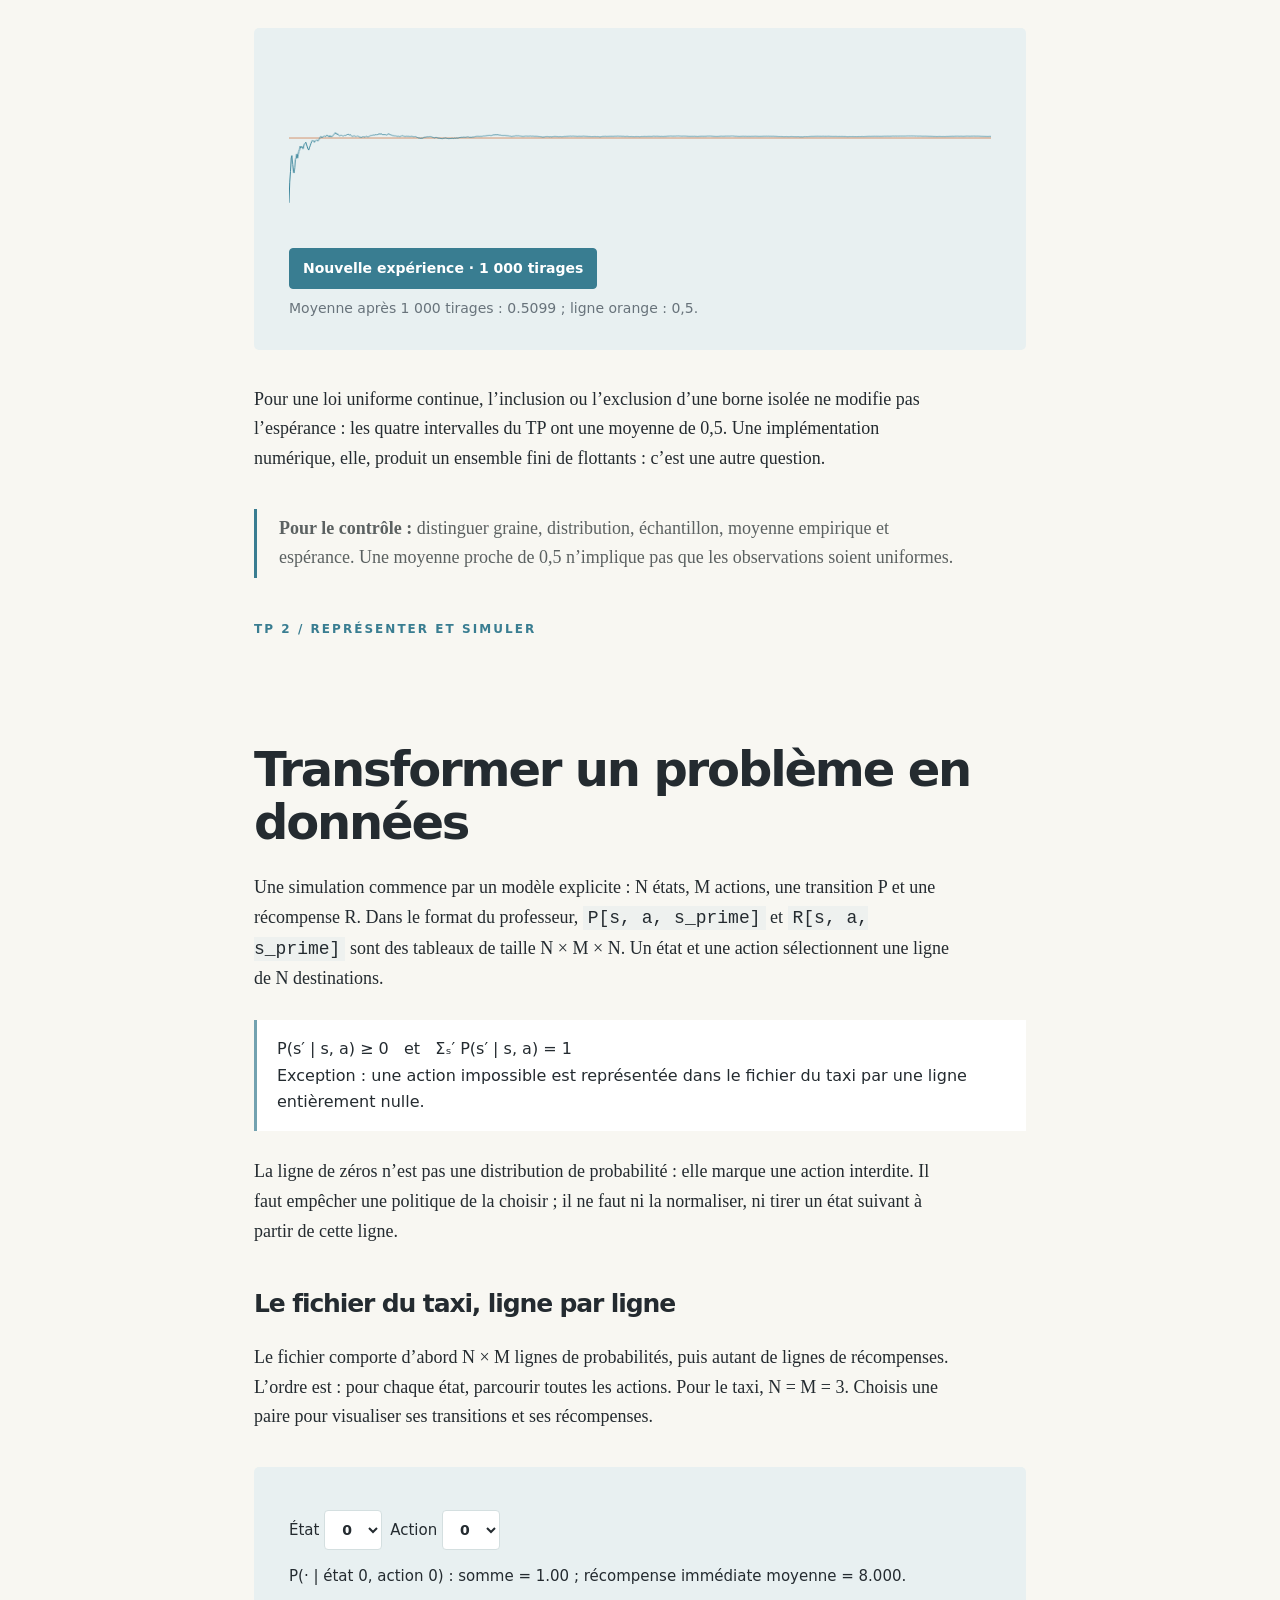
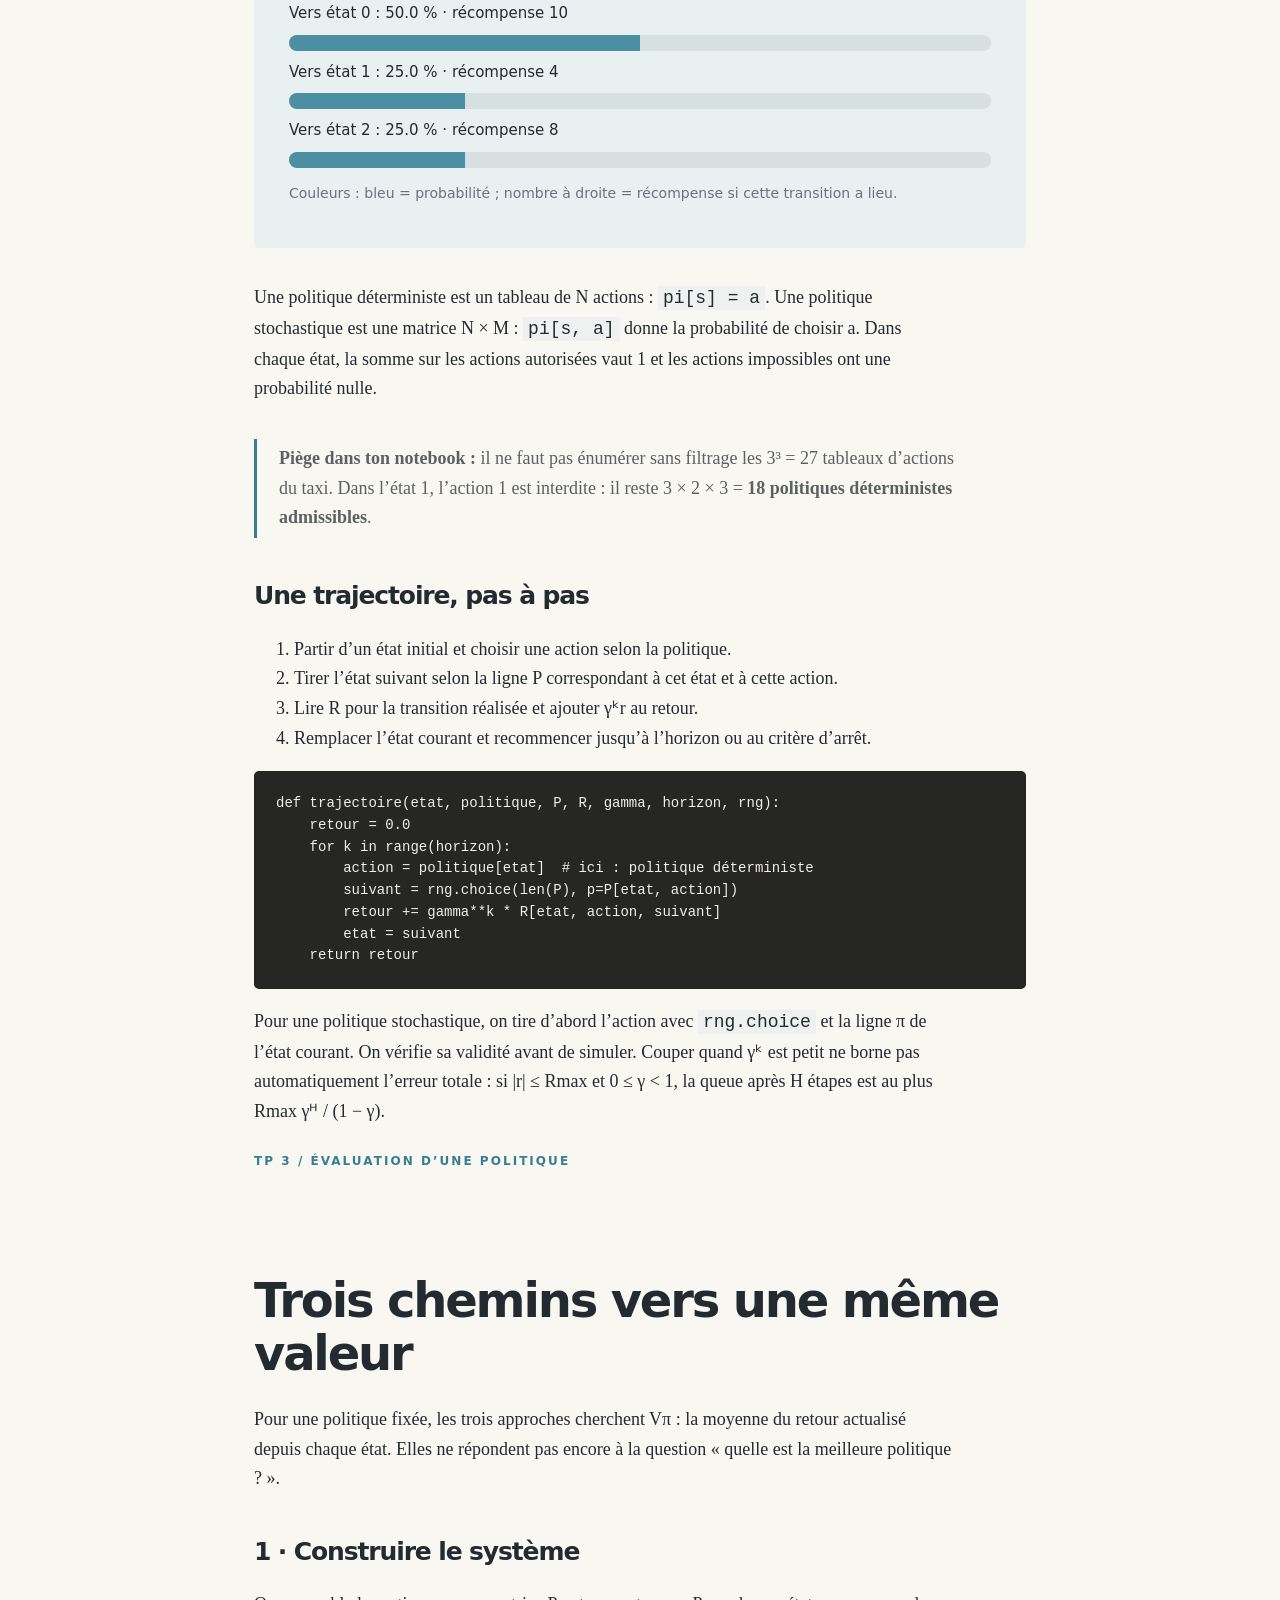
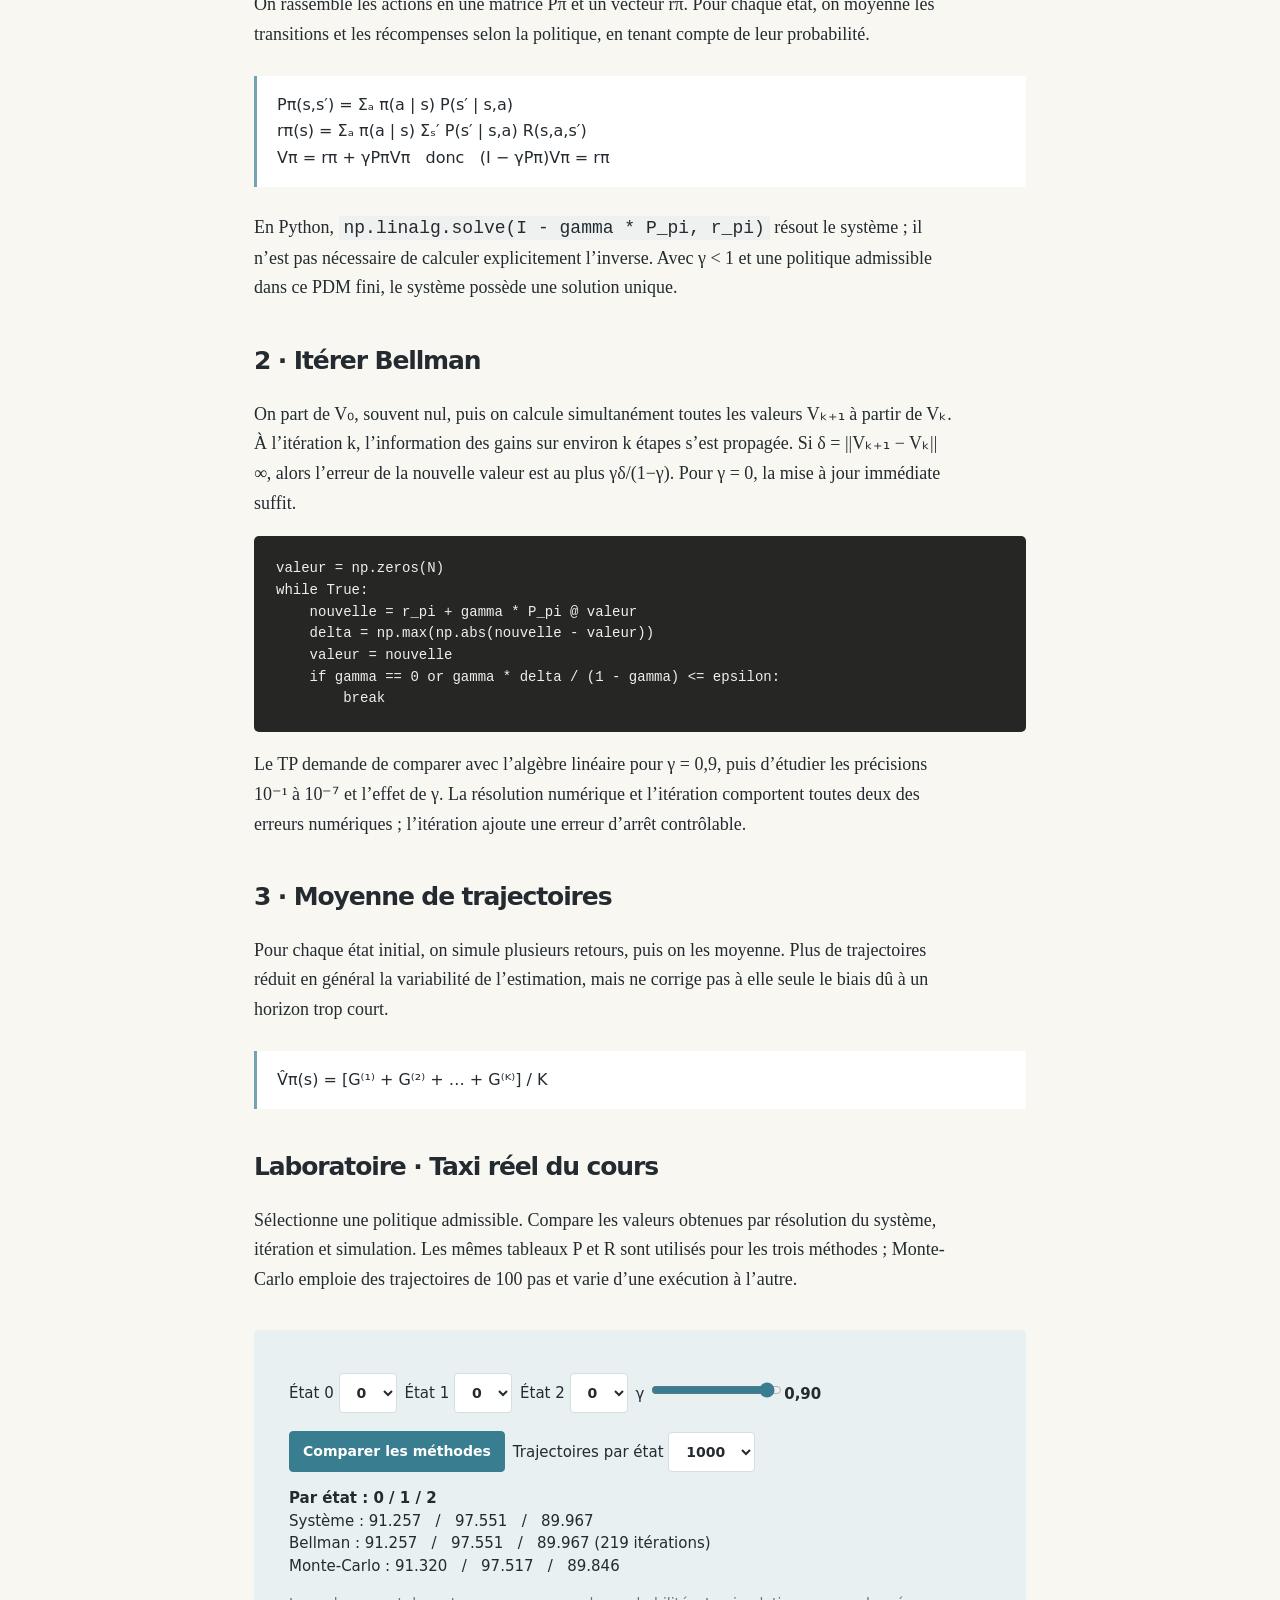
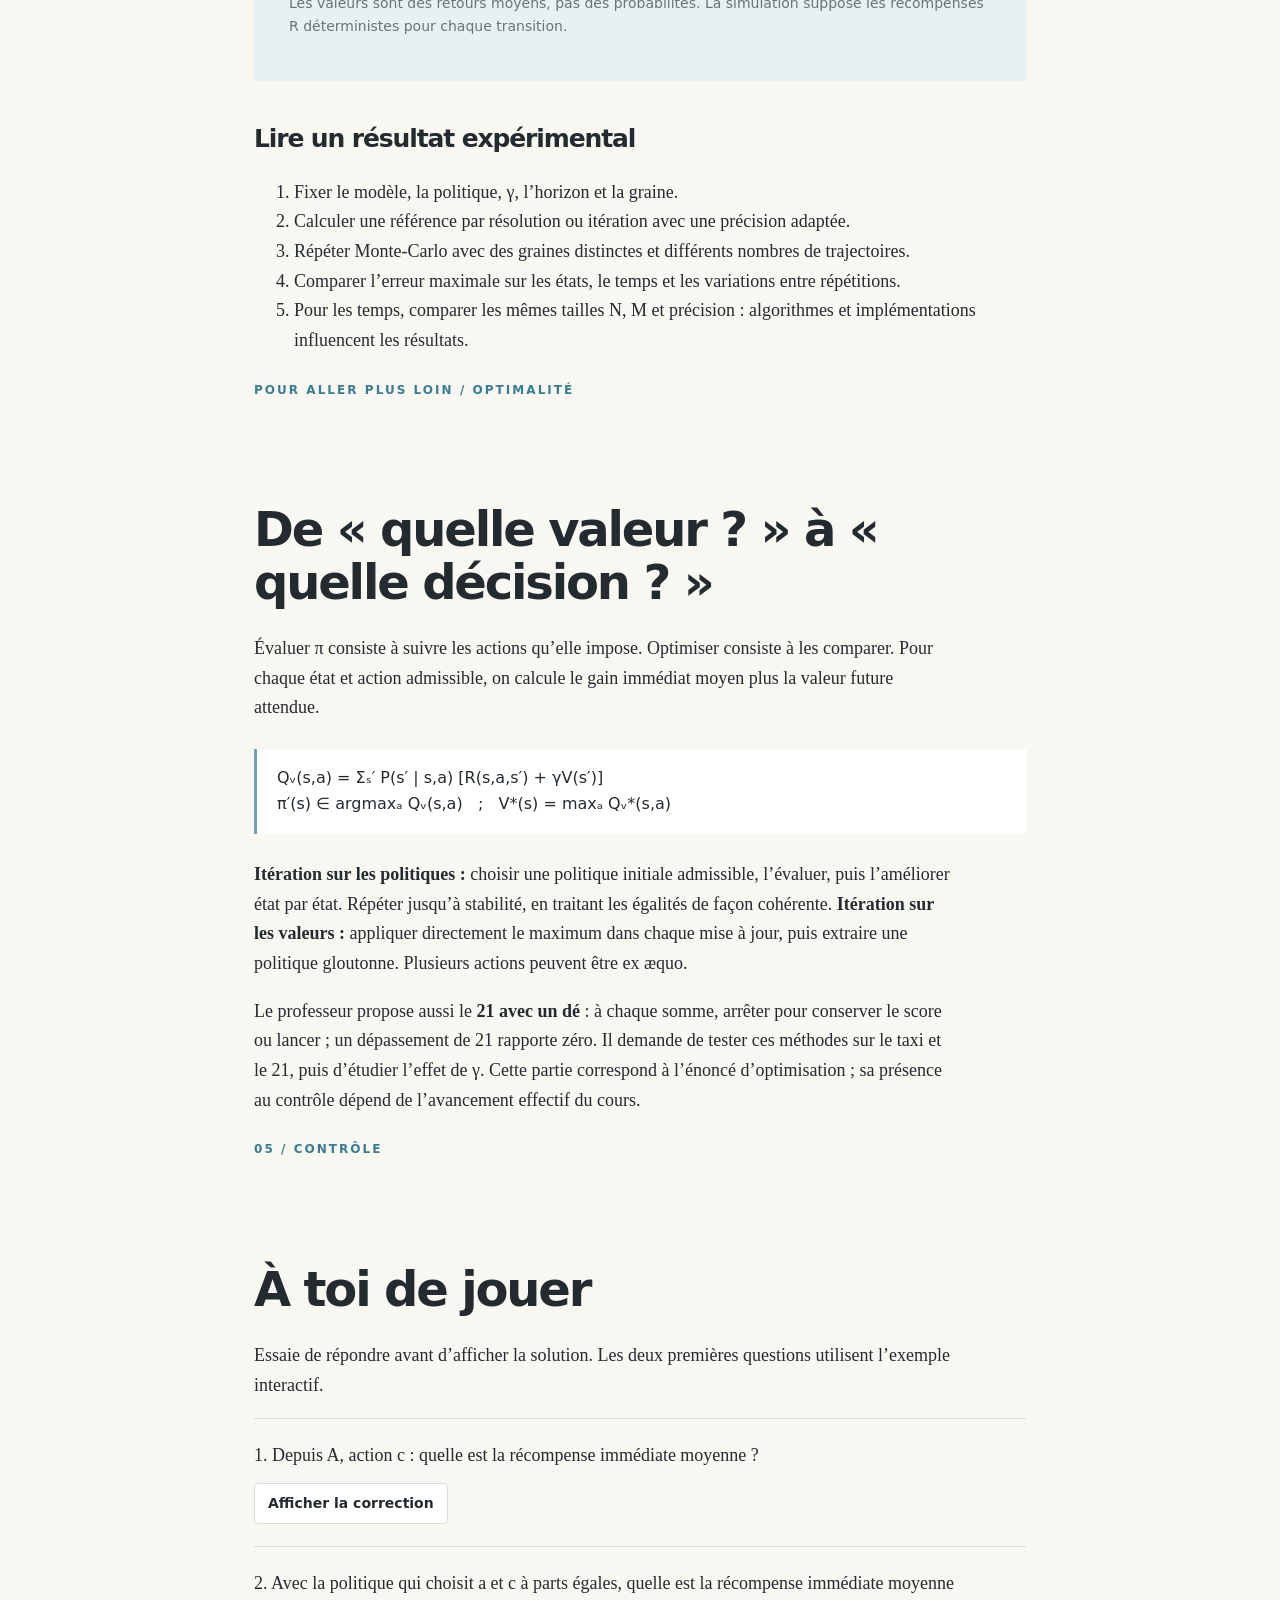
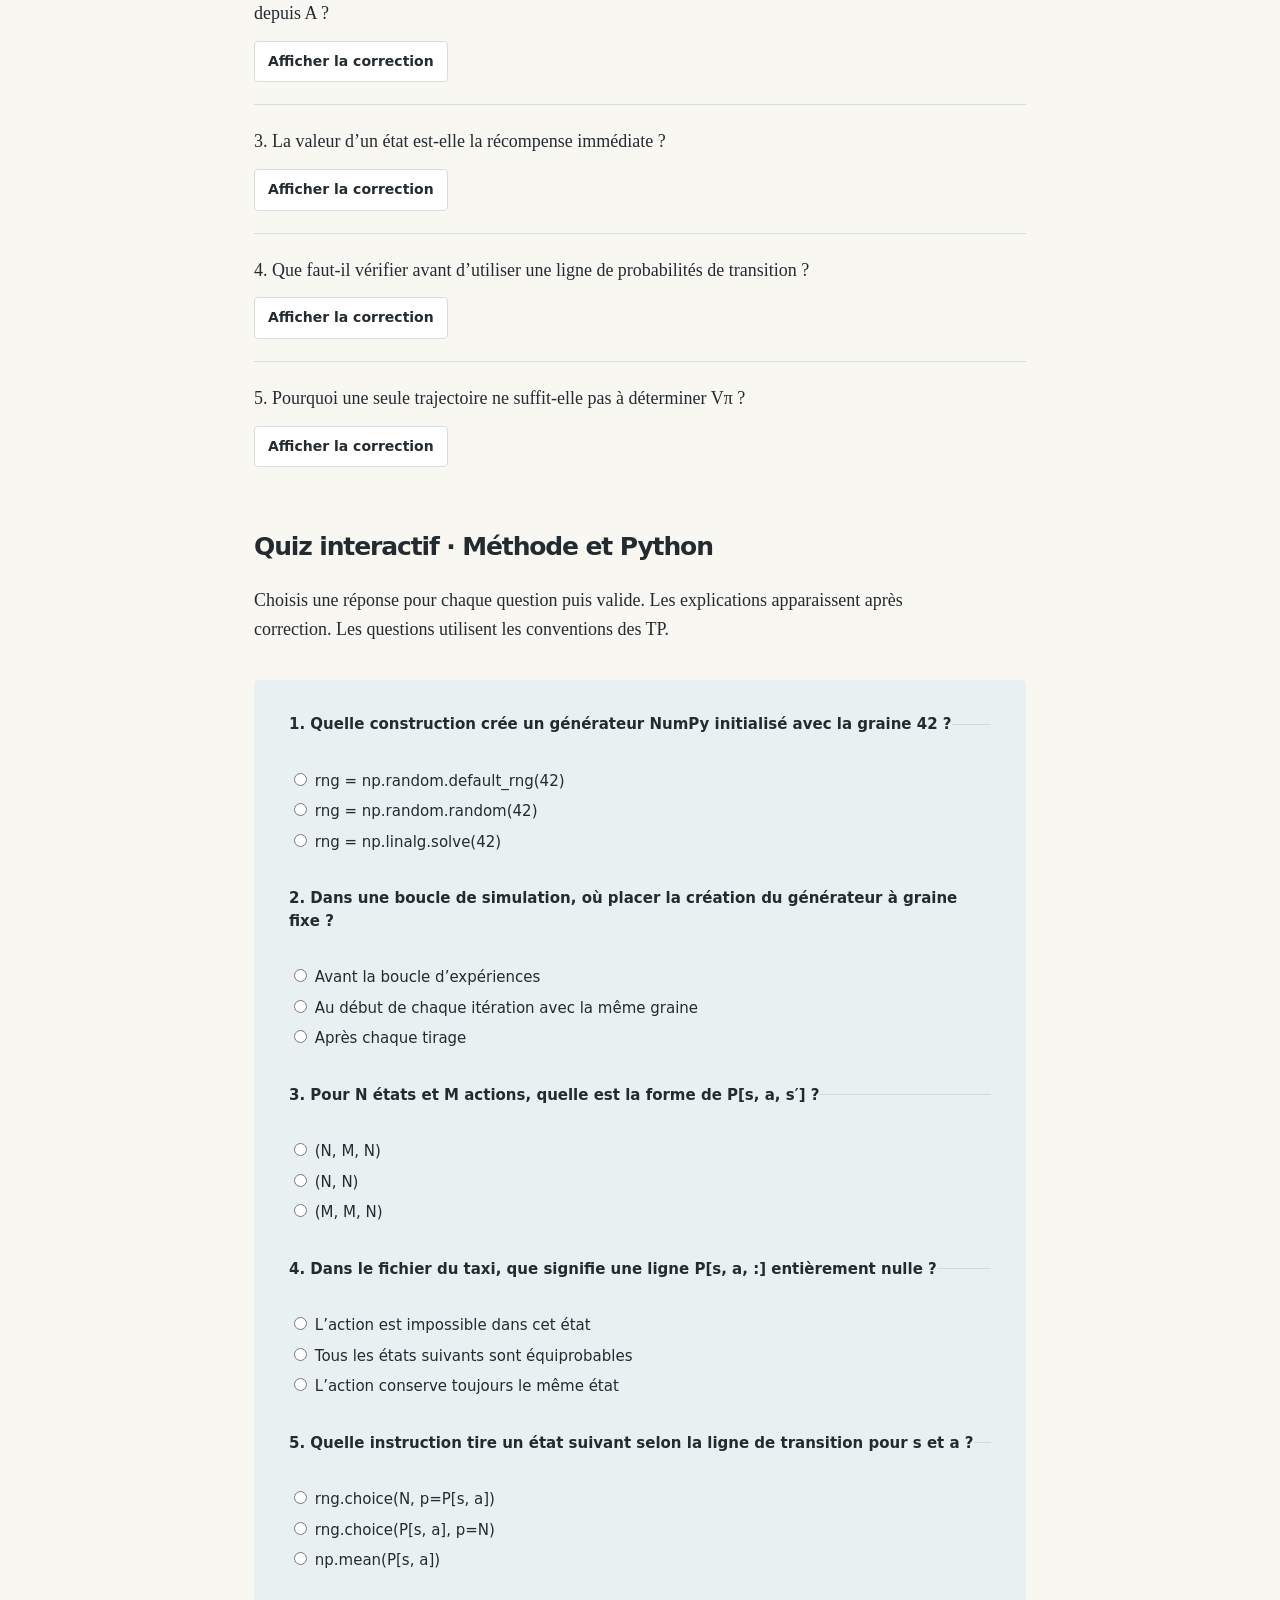
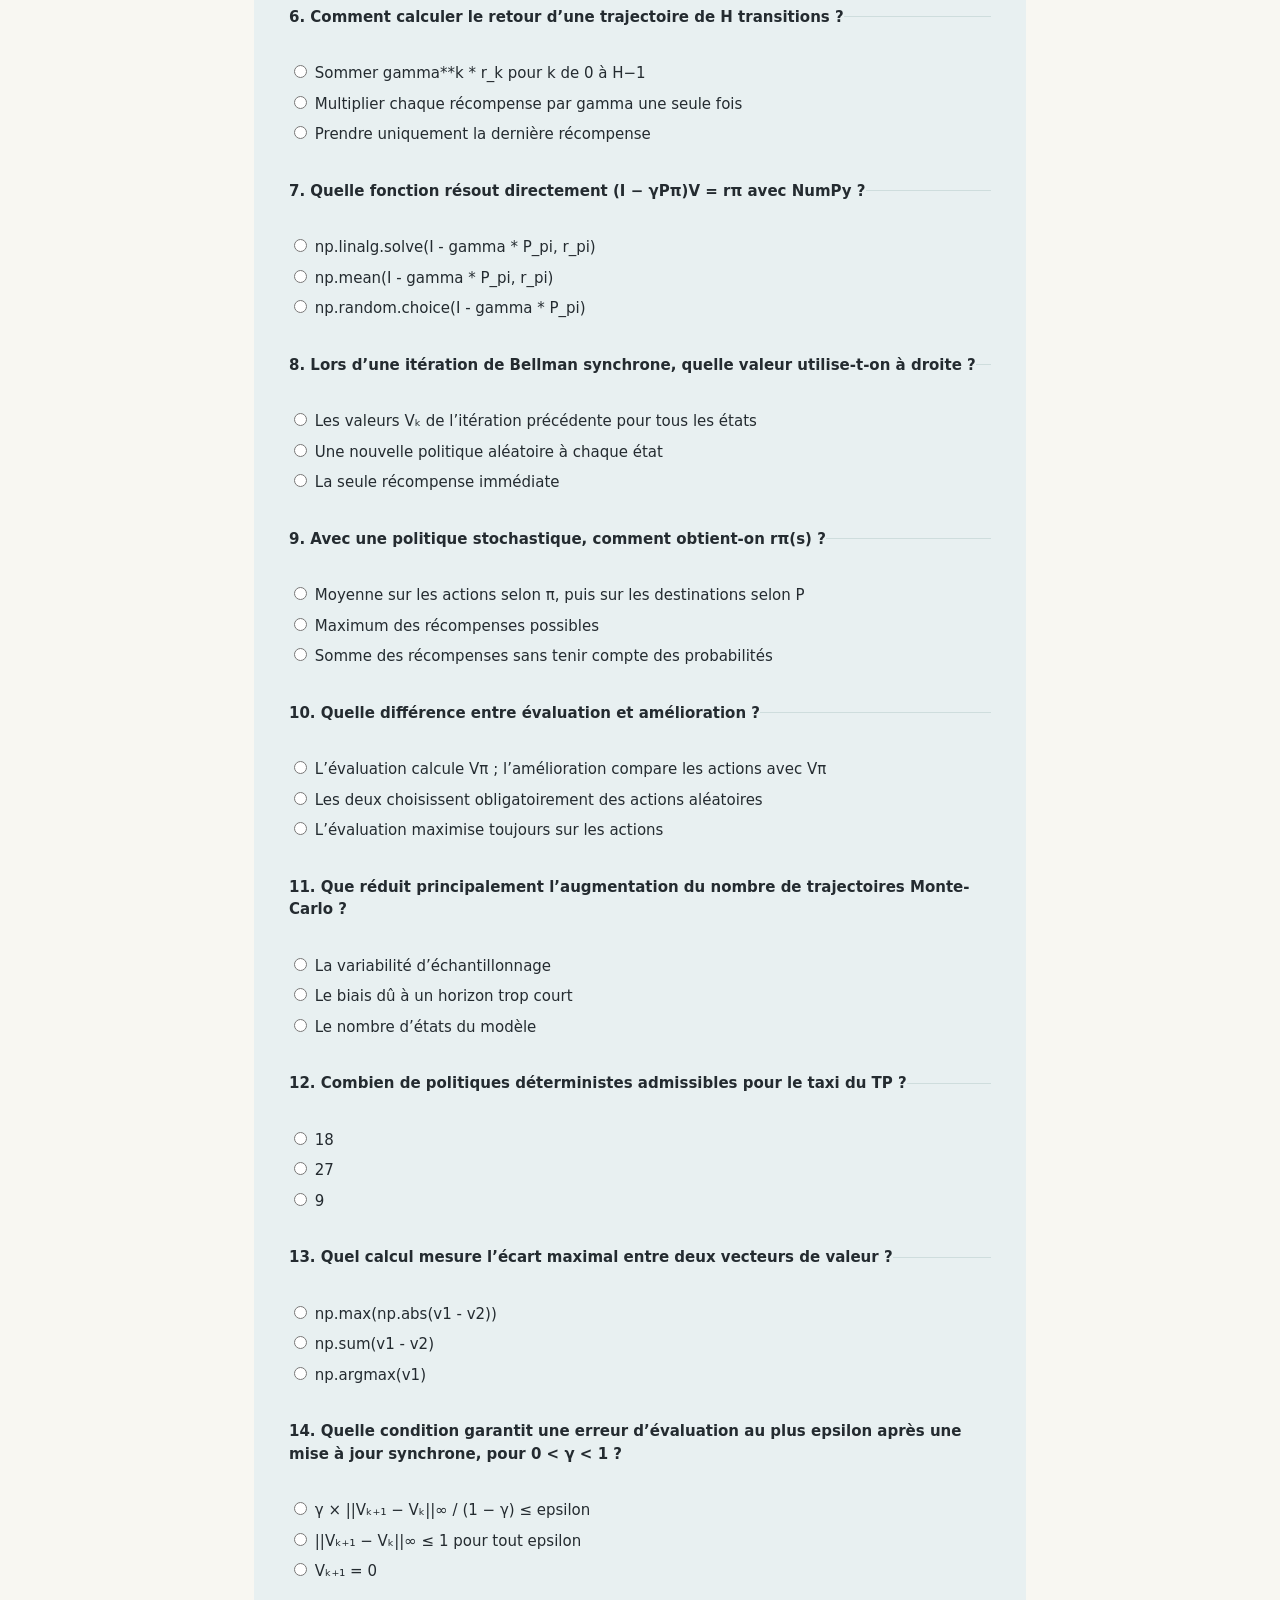
<file: markov/index.html>
<!doctype html><html lang="fr" data-course="markov"><head><meta charset="utf-8"><meta name="viewport" content="width=device-width,initial-scale=1"><title>Comprendre les décisions de Markov</title><link rel="stylesheet" href="../styles.css"></head><body><header><div class="eyebrow">PDI · M2 IA · carnet interactif</div><h1>Décider dans un monde incertain.</h1><p class="lead">Une promenade, de la trajectoire aléatoire à l’équation de Bellman, pour comprendre ce que calculent tes programmes et préparer le contrôle.</p><nav><a href="#transition">01 · Transitions</a><a href="#aleatoire">02 · Hasard</a><a href="#valeur">03 · Valeur</a><a href="#bellman">04 · Bellman</a><a href="#tp-hasard">TP 1 · Aléa</a><a href="#tp-modele">TP 2 · Modèle</a><a href="#tp-evaluation">TP 3 · Évaluation</a><a href="#optimisation">Optimisation</a><a href="#entrainement">S’entraîner</a></nav></header><main>
<section id="transition"><span class="tag">01 / ÉTAT, ACTION, TRANSITION</span><h2>Un pas vers l’inconnu</h2><p>Imagine deux états, A et B. Tu es dans l’un d’eux et tu choisis une action. Mais ton choix ne détermine pas nécessairement la destination : il détermine les probabilités des destinations possibles.</p><p>Dans l’exemple de tes notes, l’action <b>c</b> depuis A laisse l’agent en A dans 80 % des cas et l’envoie en B dans 20 % des cas. Choisis une action, puis fais un pas.</p><div class="demo"><div class="stage"><div class="node" id="nodeA">A</div><div class="arrow">→</div><div class="node" id="nodeB">B</div></div><div class="controls"><label>Action <select id="action"><option>a</option><option>b</option><option selected>c</option></select></label><button class="primary" id="step">Faire un pas</button><button id="reset">Repartir de A</button></div><p id="transitionText" aria-live="polite"></p><div class="stats"><div class="stat">Pas<strong id="steps">0</strong></div><div class="stat">Récompense cumulée<strong id="reward">0</strong></div></div></div><p>La récompense est une conséquence de la transition : elle peut être positive, nulle ou négative. La probabilité, elle, décrit sa fréquence. Ce sont deux objets différents.</p><div class="formula">P(s′ | s, a) = probabilité de rejoindre s′ depuis s après a<br>R(s, a, s′) = récompense moyenne associée à cette transition</div><p>La propriété de Markov dit que, <em>si l’état contient l’information pertinente</em>, la loi du prochain état dépend de l’état et de l’action actuels, pas du détail de l’histoire. Une simple position ne suffit pas toujours : si le carburant influence le déplacement, il doit aussi faire partie de l’état.</p></section>
<section id="aleatoire"><span class="tag">02 / SIMULER</span><h2>Une trajectoire n’est pas une moyenne</h2><p>Un tirage ne représente qu’un futur possible. Pour estimer une probabilité ou une valeur, il faut répéter l’expérience. Lance plusieurs trajectoires d’un pas depuis A, avec l’action c.</p><div class="demo"><div class="bar"><i id="barA" style="width:0%"></i><i id="barB" style="width:0%"></i></div><div class="stats"><div class="stat">Vers A<strong id="countA">0</strong></div><div class="stat">Vers B<strong id="countB">0</strong></div><div class="stat">Fréquence de B<strong id="freq">—</strong></div></div><div class="controls"><button id="sample1">+ 1 tirage</button><button id="sample100">+ 100 tirages</button><button id="sampleReset">Effacer</button></div><p class="small">Modèle théorique : 80 % vers A, 20 % vers B. Les résultats changent à chaque série.</p></div><p>Dans ton premier TP, la graine initialise un générateur pseudo-aléatoire : avec le même générateur, la même graine et les mêmes appels, on reproduit la même suite. Une autre graine donne une autre suite, sans changer la loi recherchée.</p><p class="note">Point à corriger dans tes notes : pour une loi uniforme continue, inclure ou exclure les bornes 0 et 1 ne change pas l’espérance : elle reste 0,5. Ces points isolés ont une probabilité nulle.</p></section>
<section id="valeur"><span class="tag">03 / POLITIQUE ET RETOUR</span><h2>Le présent a un futur</h2><p>Une politique indique quelle action choisir dans chaque état. Elle peut être déterministe ou attribuer des probabilités aux actions. Une fois la politique fixée, on peut demander : que vaut le fait de commencer ici ?</p><p>La valeur est la moyenne des retours futurs. Chaque récompense est multipliée par une puissance de γ : déplace le curseur pour voir le poids du futur.</p><div class="demo"><label for="gamma">Facteur d’actualisation γ : <b id="gammaOut">0.90</b></label><div class="controls"><input id="gamma" type="range" min="0" max="0.99" step="0.01" value="0.9"></div><canvas id="discount" width="740" height="180" aria-label="Poids des récompenses futures selon gamma"></canvas><p class="small">Hauteur des barres : 1, γ, γ²… pour les dix premières récompenses.</p></div><div class="formula">Gₜ = rₜ + γrₜ₊₁ + γ²rₜ₊₂ + …<br>Vπ(s) = espérance de Gₜ sachant que l’on part de s et suit π</div><p>À γ = 0, seule la récompense immédiate compte. Quand γ se rapproche de 1, le futur pèse davantage et les méthodes itératives convergent souvent plus lentement. Pour un horizon infini, γ = 1 ne garantit pas à lui seul que la somme soit finie.</p></section>
<section id="bellman"><span class="tag">04 / ÉVALUER UNE POLITIQUE</span><h2>Une équation qui se regarde elle-même</h2><p>La valeur d’aujourd’hui se décompose en deux parties : ce que l’on reçoit maintenant et la valeur de l’état suivant. Comme plusieurs actions et destinations sont possibles, on prend leur moyenne pondérée.</p><div class="formula">Vπ(s) = Σₐ π(a | s) Σₛ′ P(s′ | s, a) [ R(s, a, s′) + γ Vπ(s′) ]</div><p>Reprenons ton exemple A/B. En chaque état, la politique choisit a et c avec une probabilité de ½. On initialise les valeurs à zéro, puis on applique Bellman à tous les états simultanément.</p><div class="demo"><div class="stats"><div class="stat">Itération k<strong id="iter">0</strong></div><div class="stat">Vₖ(A)<strong id="va">0.000</strong></div><div class="stat">Vₖ(B)<strong id="vb">0.000</strong></div><div class="stat">Écart maximal<strong id="delta">—</strong></div></div><div class="controls"><button class="primary" id="bellstep">Une itération</button><button id="bellten">Dix itérations</button><button id="bellreset">Réinitialiser</button></div><p class="small">γ = 0,9 · π(a | s) = π(c | s) = 0,5 pour les deux états.</p></div><div class="formula">Vₖ₊₁(A) = 0,4 + 0,9 × [0,9 Vₖ(A) + 0,1 Vₖ(B)]<br>Vₖ₊₁(B) = 1 + 0,9 × [0,2 Vₖ(A) + 0,8 Vₖ(B)]</div><p>Ces mises à jour convergent vers environ <b>5,46</b> pour A et <b>7,08</b> pour B. On peut aussi résoudre le système linéaire (I − γPπ)V = rπ, ou estimer les valeurs en moyennant des trajectoires simulées : c’est Monte-Carlo.</p><p>Ces trois méthodes répondent à la même question lorsque la politique et le modèle sont fixés. L’itération de Bellman réutilise les valeurs calculées ; Monte-Carlo utilise des retours échantillonnés et comporte une erreur aléatoire et, si les trajectoires sont tronquées, une erreur de troncature.</p><h3>Évaluer puis améliorer</h3><p>Évaluer une politique ne signifie pas encore l’optimiser. Pour l’améliorer, on compare dans chaque état la valeur des actions : moyenne de la récompense immédiate et de la valeur future actualisée. L’itération sur les politiques alterne évaluation et amélioration. L’itération sur les valeurs applique directement le maximum dans la mise à jour de Bellman.</p></section>

<section id="tp-hasard"><span class="tag">TP 1 / ALÉATOIRE ET STATISTIQUES</span><h2>Fabriquer du hasard reproductible</h2><p>Un générateur pseudo-aléatoire est un programme déterministe : son état interne évolue à chaque appel. La graine initialise cet état. Recommencer avec la même graine, le même générateur et les mêmes appels redonne la même suite. Cela permet de retrouver un résultat ; cela ne prouve pas que le générateur est de bonne qualité.</p>
<h3>Expérience 1 · Même graine, même expérience</h3><p>Choisis une graine et produis dix nombres uniformes entre 0 et 1. Répète, puis change-la. Le générateur utilisé ici est une petite récurrence pédagogique : il ne remplace pas un générateur scientifique testé.</p><div class="demo"><div class="controls"><label>Graine <input id="seed" type="number" value="42" min="0" max="2147483647"></label><button class="primary" id="seedRun">Générer 10 nombres</button></div><p id="seedValues" aria-live="polite"></p><div class="small">La même graine reproduit la même séquence.</div></div>
<div class="formula">xₙ₊₁ = (m × xₙ + c) mod q &nbsp; ; &nbsp; uₙ₊₁ = xₙ₊₁ / q</div><p>Dans le TP, m = 1 103 515 245, c = 12 345 et q = 2³¹. Il demande ensuite de remplacer m par 127 puis 128 et c par 1 : observe les suites et leurs histogrammes. Un histogramme visuellement plat ne suffit pas à garantir l’absence de corrélations ou une longue période.</p><pre><code>import numpy as np
rng = np.random.default_rng(42)  # créer une fois, pas dans la boucle
u = rng.random(10_000)           # uniforme sur [0, 1[
z = rng.normal(0, 1, 10_000)   # normale N(0, 1)</code></pre><p>Attention : <code>np.random.rand</code> et <code>default_rng</code> utilisent des interfaces et générateurs différents. Une même graine ne garantit pas la même suite entre algorithmes ou bibliothèques.</p>
<h3>Expérience 2 · Une moyenne qui se stabilise</h3><p>Le professeur demande de calculer la moyenne des i premiers tirages. Ici, compare la moyenne empirique à l’espérance théorique 0,5. Une trajectoire peut s’en écarter momentanément ; la loi des grands nombres décrit une convergence, pas une amélioration à chaque tirage.</p><div class="demo"><canvas id="meanCanvas" width="740" height="210" aria-label="Moyenne cumulée des tirages uniformes"></canvas><div class="controls"><button class="primary" id="meanRun">Nouvelle expérience · 1 000 tirages</button><span id="meanText" class="small"></span></div></div><p>Pour une loi uniforme continue, l’inclusion ou l’exclusion d’une borne isolée ne modifie pas l’espérance : les quatre intervalles du TP ont une moyenne de 0,5. Une implémentation numérique, elle, produit un ensemble fini de flottants : c’est une autre question.</p><p class="note"><b>Pour le contrôle :</b> distinguer graine, distribution, échantillon, moyenne empirique et espérance. Une moyenne proche de 0,5 n’implique pas que les observations soient uniformes.</p></section>
<section id="tp-modele"><span class="tag">TP 2 / REPRÉSENTER ET SIMULER</span><h2>Transformer un problème en données</h2><p>Une simulation commence par un modèle explicite : N états, M actions, une transition P et une récompense R. Dans le format du professeur, <code>P[s, a, s_prime]</code> et <code>R[s, a, s_prime]</code> sont des tableaux de taille N × M × N. Un état et une action sélectionnent une ligne de N destinations.</p><div class="formula">P(s′ | s, a) ≥ 0 &nbsp; et &nbsp; Σₛ′ P(s′ | s, a) = 1<br>Exception : une action impossible est représentée dans le fichier du taxi par une ligne entièrement nulle.</div><p>La ligne de zéros n’est pas une distribution de probabilité : elle marque une action interdite. Il faut empêcher une politique de la choisir ; il ne faut ni la normaliser, ni tirer un état suivant à partir de cette ligne.</p><h3>Le fichier du taxi, ligne par ligne</h3><p>Le fichier comporte d’abord N × M lignes de probabilités, puis autant de lignes de récompenses. L’ordre est : pour chaque état, parcourir toutes les actions. Pour le taxi, N = M = 3. Choisis une paire pour visualiser ses transitions et ses récompenses.</p><div class="demo"><div class="controls"><label>État <select id="taxState"><option value="0">0</option><option value="1">1</option><option value="2">2</option></select></label><label>Action <select id="taxAction"><option value="0">0</option><option value="1">1</option><option value="2">2</option></select></label></div><p id="taxLine"></p><div id="taxBars"></div><p class="small">Couleurs : bleu = probabilité ; nombre à droite = récompense si cette transition a lieu.</p></div><p>Une politique déterministe est un tableau de N actions : <code>pi[s] = a</code>. Une politique stochastique est une matrice N × M : <code>pi[s, a]</code> donne la probabilité de choisir a. Dans chaque état, la somme sur les actions autorisées vaut 1 et les actions impossibles ont une probabilité nulle.</p><p class="note"><b>Piège dans ton notebook :</b> il ne faut pas énumérer sans filtrage les 3³ = 27 tableaux d’actions du taxi. Dans l’état 1, l’action 1 est interdite : il reste 3 × 2 × 3 = <b>18 politiques déterministes admissibles</b>.</p><h3>Une trajectoire, pas à pas</h3><ol><li>Partir d’un état initial et choisir une action selon la politique.</li><li>Tirer l’état suivant selon la ligne P correspondant à cet état et à cette action.</li><li>Lire R pour la transition réalisée et ajouter γᵏr au retour.</li><li>Remplacer l’état courant et recommencer jusqu’à l’horizon ou au critère d’arrêt.</li></ol><pre><code>def trajectoire(etat, politique, P, R, gamma, horizon, rng):
    retour = 0.0
    for k in range(horizon):
        action = politique[etat]  # ici : politique déterministe
        suivant = rng.choice(len(P), p=P[etat, action])
        retour += gamma**k * R[etat, action, suivant]
        etat = suivant
    return retour</code></pre><p>Pour une politique stochastique, on tire d’abord l’action avec <code>rng.choice</code> et la ligne π de l’état courant. On vérifie sa validité avant de simuler. Couper quand γᵏ est petit ne borne pas automatiquement l’erreur totale : si |r| ≤ Rmax et 0 ≤ γ &lt; 1, la queue après H étapes est au plus Rmax γᴴ / (1 − γ).</p></section>
<section id="tp-evaluation"><span class="tag">TP 3 / ÉVALUATION D’UNE POLITIQUE</span><h2>Trois chemins vers une même valeur</h2><p>Pour une politique fixée, les trois approches cherchent Vπ : la moyenne du retour actualisé depuis chaque état. Elles ne répondent pas encore à la question « quelle est la meilleure politique ? ».</p><h3>1 · Construire le système</h3><p>On rassemble les actions en une matrice Pπ et un vecteur rπ. Pour chaque état, on moyenne les transitions et les récompenses selon la politique, en tenant compte de leur probabilité.</p><div class="formula">Pπ(s,s′) = Σₐ π(a | s) P(s′ | s,a)<br>rπ(s) = Σₐ π(a | s) Σₛ′ P(s′ | s,a) R(s,a,s′)<br>Vπ = rπ + γPπVπ &nbsp; donc &nbsp; (I − γPπ)Vπ = rπ</div><p>En Python, <code>np.linalg.solve(I - gamma * P_pi, r_pi)</code> résout le système ; il n’est pas nécessaire de calculer explicitement l’inverse. Avec γ &lt; 1 et une politique admissible dans ce PDM fini, le système possède une solution unique.</p><h3>2 · Itérer Bellman</h3><p>On part de V₀, souvent nul, puis on calcule simultanément toutes les valeurs Vₖ₊₁ à partir de Vₖ. À l’itération k, l’information des gains sur environ k étapes s’est propagée. Si δ = ||Vₖ₊₁ − Vₖ||∞, alors l’erreur de la nouvelle valeur est au plus γδ/(1−γ). Pour γ = 0, la mise à jour immédiate suffit.</p><pre><code>valeur = np.zeros(N)
while True:
    nouvelle = r_pi + gamma * P_pi @ valeur
    delta = np.max(np.abs(nouvelle - valeur))
    valeur = nouvelle
    if gamma == 0 or gamma * delta / (1 - gamma) <= epsilon:
        break</code></pre><p>Le TP demande de comparer avec l’algèbre linéaire pour γ = 0,9, puis d’étudier les précisions 10⁻¹ à 10⁻⁷ et l’effet de γ. La résolution numérique et l’itération comportent toutes deux des erreurs numériques ; l’itération ajoute une erreur d’arrêt contrôlable.</p><h3>3 · Moyenne de trajectoires</h3><p>Pour chaque état initial, on simule plusieurs retours, puis on les moyenne. Plus de trajectoires réduit en général la variabilité de l’estimation, mais ne corrige pas à elle seule le biais dû à un horizon trop court.</p><div class="formula">V̂π(s) = [G⁽¹⁾ + G⁽²⁾ + … + G⁽ᴷ⁾] / K</div><h3>Laboratoire · Taxi réel du cours</h3><p>Sélectionne une politique admissible. Compare les valeurs obtenues par résolution du système, itération et simulation. Les mêmes tableaux P et R sont utilisés pour les trois méthodes ; Monte-Carlo emploie des trajectoires de 100 pas et varie d’une exécution à l’autre.</p><div class="demo"><div class="controls"><label>État 0 <select id="pi0"><option>0</option><option>1</option><option>2</option></select></label><label>État 1 <select id="pi1"><option>0</option><option>2</option></select></label><label>État 2 <select id="pi2"><option>0</option><option>1</option><option>2</option></select></label><label>γ <input id="taxGamma" type="range" min="0" max="0.95" step="0.05" value="0.9"><b id="taxGVal">0,90</b></label></div><div class="controls"><button class="primary" id="taxEvaluate">Comparer les méthodes</button><label>Trajectoires par état <select id="nsim"><option>100</option><option selected>1000</option><option>5000</option></select></label></div><div id="taxResult" aria-live="polite"></div><p class="small">Les valeurs sont des retours moyens, pas des probabilités. La simulation suppose les récompenses R déterministes pour chaque transition.</p></div><h3>Lire un résultat expérimental</h3><ol><li>Fixer le modèle, la politique, γ, l’horizon et la graine.</li><li>Calculer une référence par résolution ou itération avec une précision adaptée.</li><li>Répéter Monte-Carlo avec des graines distinctes et différents nombres de trajectoires.</li><li>Comparer l’erreur maximale sur les états, le temps et les variations entre répétitions.</li><li>Pour les temps, comparer les mêmes tailles N, M et précision : algorithmes et implémentations influencent les résultats.</li></ol></section>
<section id="optimisation"><span class="tag">POUR ALLER PLUS LOIN / OPTIMALITÉ</span><h2>De « quelle valeur ? » à « quelle décision ? »</h2><p>Évaluer π consiste à suivre les actions qu’elle impose. Optimiser consiste à les comparer. Pour chaque état et action admissible, on calcule le gain immédiat moyen plus la valeur future attendue.</p><div class="formula">Qᵥ(s,a) = Σₛ′ P(s′ | s,a) [R(s,a,s′) + γV(s′)]<br>π′(s) ∈ argmaxₐ Qᵥ(s,a) &nbsp; ; &nbsp; V*(s) = maxₐ Qᵥ*(s,a)</div><p><b>Itération sur les politiques :</b> choisir une politique initiale admissible, l’évaluer, puis l’améliorer état par état. Répéter jusqu’à stabilité, en traitant les égalités de façon cohérente. <b>Itération sur les valeurs :</b> appliquer directement le maximum dans chaque mise à jour, puis extraire une politique gloutonne. Plusieurs actions peuvent être ex æquo.</p><p>Le professeur propose aussi le <b>21 avec un dé</b> : à chaque somme, arrêter pour conserver le score ou lancer ; un dépassement de 21 rapporte zéro. Il demande de tester ces méthodes sur le taxi et le 21, puis d’étudier l’effet de γ. Cette partie correspond à l’énoncé d’optimisation ; sa présence au contrôle dépend de l’avancement effectif du cours.</p></section>
<section id="entrainement"><span class="tag">05 / CONTRÔLE</span><h2>À toi de jouer</h2><p>Essaie de répondre avant d’afficher la solution. Les deux premières questions utilisent l’exemple interactif.</p><div class="quiz"><p>1. Depuis A, action c : quelle est la récompense immédiate moyenne ?</p><button class="reveal">Afficher la correction</button><div class="answer">0,8 × 1 + 0,2 × 0 = 0,8. Il faut pondérer chaque récompense par la probabilité de sa transition.</div></div><div class="quiz"><p>2. Avec la politique qui choisit a et c à parts égales, quelle est la récompense immédiate moyenne depuis A ?</p><button class="reveal">Afficher la correction</button><div class="answer">0,5 × 0 + 0,5 × 0,8 = 0,4. On moyenne d’abord sur les destinations, puis sur les actions.</div></div><div class="quiz"><p>3. La valeur d’un état est-elle la récompense immédiate ?</p><button class="reveal">Afficher la correction</button><div class="answer">Non. C’est l’espérance du retour actualisé sous une politique : elle comprend la récompense immédiate et celles qui suivent.</div></div><div class="quiz"><p>4. Que faut-il vérifier avant d’utiliser une ligne de probabilités de transition ?</p><button class="reveal">Afficher la correction</button><div class="answer">Pour chaque couple état-action, les probabilités sont positives ou nulles et leur somme sur les états suivants vaut 1.</div></div><div class="quiz"><p>5. Pourquoi une seule trajectoire ne suffit-elle pas à déterminer Vπ ?</p><button class="reveal">Afficher la correction</button><div class="answer">Vπ est une espérance sur les trajectoires possibles. Un retour individuel fluctue ; la moyenne d’un grand nombre de trajectoires l’estime, avec une erreur d’échantillonnage.</div></div><h3>Quiz interactif · Méthode et Python</h3><p>Choisis une réponse pour chaque question puis valide. Les explications apparaissent après correction. Les questions utilisent les conventions des TP.</p><div class="demo" id="gradedQuiz"><div id="quizItems"></div><div class="controls"><button class="primary" id="gradeQuiz">Corriger mes réponses</button><button id="resetQuiz">Recommencer</button></div><p id="quizScore" aria-live="polite"></p></div><h3>Méthode sur une copie</h3><ol><li>Identifier les états, les actions disponibles, les probabilités et les récompenses.</li><li>Fixer la politique et calculer Pπ et rπ en moyennant sur les actions.</li><li>Écrire V = rπ + γPπV, puis résoudre ou itérer.</li><li>Pour améliorer, calculer la valeur de chaque action et choisir une action maximisante.</li><li>Vérifier les sommes de probabilités, le facteur γ et le sens des indices.</li></ol></section></main><footer><b>Sources et portée.</b> Synthèse fondée sur les notebooks <a href="https://github.com/alexalmny/m2-ia/tree/main/reinforcement">reinforcement du dépôt m2-ia</a>, le fichier correction.md et les <a href="https://philippe-preux.github.io/Documents/digest-ar.pdf">notes de Philippe Preux</a>. <a href="https://philippe-preux.codeberg.page/ensg/m2-info/PDI/tps/prg-dyn/index-eval.html">Énoncés officiels consultés : <a href="https://philippe-preux.codeberg.page/ensg/m2-info/PDI/tps/alea/">aléatoire et statistiques</a>, <a href="https://philippe-preux.codeberg.page/ensg/m2-info/PDI/tps/prg-dyn/index-pr%C3%A9liminaires.html">préliminaires</a>, <a href="https://philippe-preux.codeberg.page/ensg/m2-info/PDI/tps/prg-dyn/index-optim.html">optimisation</a>, ainsi que l’évaluation liée ci-dessus. Moodle et l’avancement précis des séances n’ont pas pu être vérifiés. Les exemples et simulations sont pédagogiques et ne remplacent pas les sujets officiels.<br><br>Conception inspirée des essais interactifs de <a href="https://ciechanow.ski/archives/">Bartosz Ciechanowski</a> : progression par petites expériences, visualisation et explication.</footer>
<script>
const $=id=>document.getElementById(id); let state='A',n=0,total=0; const trans={A:{a:[[1,'A',0]],b:[[1,'B',0]],c:[[.8,'A',1],[.2,'B',0]]},B:{a:[[1,'B',1]],b:[[1,'A',0]],c:[[.4,'A',.7],[.6,'B',1.2]]}};function drawState(){ $('nodeA').classList.toggle('active',state==='A');$('nodeB').classList.toggle('active',state==='B');$('steps').textContent=n;$('reward').textContent=total.toFixed(1)}$('step').onclick=()=>{let old=state,a=$('action').value,arr=trans[old][a],u=Math.random(),sum=0,choice=arr[arr.length-1];for(const x of arr){sum+=x[0];if(u<sum){choice=x;break}}state=choice[1];total+=choice[2];n++;$('transitionText').textContent=`${old} → ${state} avec l’action ${a} : récompense ${choice[2]}.`;drawState()};$('reset').onclick=()=>{state='A';n=0;total=0;$('transitionText').textContent='Départ en A.';drawState()};drawState();let ca=0,cb=0;function sample(n){for(let i=0;i<n;i++)Math.random()<.8?ca++:cb++;let t=ca+cb;$('countA').textContent=ca;$('countB').textContent=cb;$('freq').textContent=t?(100*cb/t).toFixed(1)+' %':'—';$('barA').style.width=t?100*ca/t+'%':'0%';$('barB').style.width=t?100*cb/t+'%':'0%'}$('sample1').onclick=()=>sample(1);$('sample100').onclick=()=>sample(100);$('sampleReset').onclick=()=>{ca=cb=0;sample(0)};function discount(){let g=+$('gamma').value;$('gammaOut').textContent=g.toFixed(2);let c=$('discount'),ctx=c.getContext('2d');ctx.clearRect(0,0,c.width,c.height);for(let k=0;k<10;k++){let h=130*g**k,x=20+k*70;ctx.fillStyle='#6b9eac';ctx.fillRect(x,145-h,42,h);ctx.fillStyle='#50656c';ctx.font='14px system-ui';ctx.fillText('t+'+k,x+4,166)}}$('gamma').oninput=discount;discount();let va=0,vb=0,k=0;function renderBell(d){$('iter').textContent=k;$('va').textContent=va.toFixed(3);$('vb').textContent=vb.toFixed(3);$('delta').textContent=d==null?'—':d.toFixed(4)}function iter(){let a=.4+.9*(.9*va+.1*vb),b=1+.9*(.2*va+.8*vb),d=Math.max(Math.abs(a-va),Math.abs(b-vb));va=a;vb=b;k++;renderBell(d)}$('bellstep').onclick=iter;$('bellten').onclick=()=>{for(let i=0;i<10;i++)iter()};$('bellreset').onclick=()=>{va=vb=k=0;renderBell(null)};document.querySelectorAll('.reveal').forEach(b=>b.onclick=()=>{let a=b.nextElementSibling;a.classList.toggle('show');b.textContent=a.classList.contains('show')?'Masquer la correction':'Afficher la correction'});

const P=[[[.5,.25,.25],[.0625,.75,.1875],[.25,.125,.625]],[[.5,0,.5],[0,0,0],[.0625,.875,.0625]],[[.25,.25,.5],[.125,.75,.125],[.75,.0625,.1875]]],R=[[[10,4,8],[8,2,4],[4,6,4]],[[14,0,18],[0,0,0],[8,16,8]],[[10,2,8],[6,4,2],[4,0,8]]];
function taxDisplay(){let s=+$('taxState').value,a=+$('taxAction').value,arr=P[s][a];$('taxLine').textContent=arr.reduce((x,y)=>x+y,0)===0?'Action impossible : la ligne de probabilités est nulle.':`P(· | état ${s}, action ${a}) : somme = ${arr.reduce((x,y)=>x+y,0).toFixed(2)} ; récompense immédiate moyenne = ${arr.reduce((sum,p,i)=>sum+p*R[s][a][i],0).toFixed(3)}.`;$('taxBars').innerHTML=arr.map((v,i)=>`<div>Vers état ${i} : ${(v*100).toFixed(1)} % · récompense ${R[s][a][i]}<div class="bar"><i style="width:${v*100}%"></i></div></div>`).join('')} $('taxState').onchange=taxDisplay;$('taxAction').onchange=taxDisplay;taxDisplay();
$('seedRun').onclick=()=>{let x=(Math.trunc(+$('seed').value)>>>0)%2147483648,seq=[];for(let i=0;i<10;i++){x=Number((1103515245n*BigInt(x)+12345n)%2147483648n);if(x===0)x=12345;seq.push((x/2147483648).toFixed(5))}$('seedValues').textContent=seq.join(' · ')};$('seedRun').click();
$('meanRun').onclick=()=>{let c=$('meanCanvas'),z=c.getContext('2d'),sum=0;z.clearRect(0,0,c.width,c.height);z.strokeStyle='#d38d65';z.beginPath();z.moveTo(0,105);z.lineTo(740,105);z.stroke();z.strokeStyle='#38849a';z.beginPath();for(let i=1;i<=1000;i++){sum+=Math.random();let x=(i-1)*740/999,y=200-(sum/i)*190;if(i===1)z.moveTo(x,y);else z.lineTo(x,y)}z.stroke();$('meanText').textContent='Moyenne après 1 000 tirages : '+(sum/1000).toFixed(4)+' ; ligne orange : 0,5.'};$('meanRun').click();
$('taxGamma').oninput=()=>$('taxGVal').textContent=(+$('taxGamma').value).toFixed(2).replace('.',',');
function solve(A,b){A=A.map((r,i)=>[...r,b[i]]);for(let j=0;j<3;j++){let pivot=j;for(let i=j+1;i<3;i++)if(Math.abs(A[i][j])>Math.abs(A[pivot][j]))pivot=i;[A[j],A[pivot]]=[A[pivot],A[j]];let d=A[j][j];for(let k=j;k<4;k++)A[j][k]/=d;for(let i=0;i<3;i++)if(i!==j){let m=A[i][j];for(let k=j;k<4;k++)A[i][k]-=m*A[j][k]}}return A.map(r=>r[3])}
$('taxEvaluate').onclick=()=>{let pi=[+$('pi0').value,+$('pi1').value,+$('pi2').value],g=+$('taxGamma').value,n=+$('nsim').value,T=P.map((row,s)=>row[pi[s]]),r=T.map((row,s)=>row.reduce((sum,p,j)=>sum+p*R[s][pi[s]][j],0)),A=T.map((row,i)=>row.map((v,j)=>(i===j?1:0)-g*v)),exact=solve(A,r),v=[0,0,0],count=0,d;do{let next=T.map((row,i)=>r[i]+g*row.reduce((sum,p,j)=>sum+p*v[j],0));d=Math.max(...next.map((x,i)=>Math.abs(x-v[i])));v=next;count++}while(count<10000&&d>1e-9);let mc=[];for(let start=0;start<3;start++){let all=0;for(let t=0;t<n;t++){let s=start,ret=0,f=1;for(let k=0;k<100;k++){let a=pi[s],u=Math.random(),acc=0,j=2;for(let i=0;i<3;i++){acc+=P[s][a][i];if(u<acc){j=i;break}}ret+=f*R[s][a][j];f*=g;s=j}all+=ret}mc.push(all/n)}let fmt=a=>a.map(x=>x.toFixed(3)).join(' &nbsp; / &nbsp; ');$('taxResult').innerHTML=`<p><b>Par état : 0 / 1 / 2</b><br>Système : ${fmt(exact)}<br>Bellman : ${fmt(v)} (${count} itérations)<br>Monte-Carlo : ${fmt(mc)}</p>`};$('taxEvaluate').click();

const questions=[
{q:"Quelle construction crée un générateur NumPy initialisé avec la graine 42 ?",options:["rng = np.random.default_rng(42)","rng = np.random.random(42)","rng = np.linalg.solve(42)"],correct:0,why:"default_rng(42) crée un objet générateur initialisé. random(42) produit 42 tirages avec l’interface correspondante."},
{q:"Dans une boucle de simulation, où placer la création du générateur à graine fixe ?",options:["Avant la boucle d’expériences", "Au début de chaque itération avec la même graine", "Après chaque tirage"],correct:0,why:"On crée le générateur une fois, puis son état évolue. Le réinitialiser à la même graine dans la boucle répète la même séquence."},
{q:"Pour N états et M actions, quelle est la forme de P[s, a, s′] ?",options:["(N, M, N)","(N, N)","(M, M, N)"],correct:0,why:"Les trois indices représentent respectivement l’état courant, l’action et l’état suivant."},
{q:"Dans le fichier du taxi, que signifie une ligne P[s, a, :] entièrement nulle ?",options:["L’action est impossible dans cet état", "Tous les états suivants sont équiprobables", "L’action conserve toujours le même état"],correct:0,why:"Une action impossible est encodée par une ligne de zéros ; cette ligne ne peut pas servir de distribution pour un tirage."},
{q:"Quelle instruction tire un état suivant selon la ligne de transition pour s et a ?",options:["rng.choice(N, p=P[s, a])", "rng.choice(P[s, a], p=N)", "np.mean(P[s, a])"],correct:0,why:"choice choisit parmi 0…N−1 avec les probabilités de la ligne, qui doit être une distribution valide."},
{q:"Comment calculer le retour d’une trajectoire de H transitions ?",options:["Sommer gamma**k * r_k pour k de 0 à H−1", "Multiplier chaque récompense par gamma une seule fois", "Prendre uniquement la dernière récompense"],correct:0,why:"L’exposant dépend du pas : G = r₀ + γr₁ + γ²r₂ + … ."},
{q:"Quelle fonction résout directement (I − γPπ)V = rπ avec NumPy ?",options:["np.linalg.solve(I - gamma * P_pi, r_pi)","np.mean(I - gamma * P_pi, r_pi)","np.random.choice(I - gamma * P_pi)"],correct:0,why:"solve résout Ax = b. Il faut passer la matrice des coefficients puis le second membre."},
{q:"Lors d’une itération de Bellman synchrone, quelle valeur utilise-t-on à droite ?",options:["Les valeurs Vₖ de l’itération précédente pour tous les états", "Une nouvelle politique aléatoire à chaque état", "La seule récompense immédiate"],correct:0,why:"On construit tout Vₖ₊₁ à partir de Vₖ, puis on remplace l’ancien vecteur."},
{q:"Avec une politique stochastique, comment obtient-on rπ(s) ?",options:["Moyenne sur les actions selon π, puis sur les destinations selon P", "Maximum des récompenses possibles", "Somme des récompenses sans tenir compte des probabilités"],correct:0,why:"L’évaluation prend une espérance : π(a | s) et P(s′ | s,a) pondèrent R(s,a,s′). Le maximum correspond à une étape d’optimisation."},
{q:"Quelle différence entre évaluation et amélioration ?",options:["L’évaluation calcule Vπ ; l’amélioration compare les actions avec Vπ", "Les deux choisissent obligatoirement des actions aléatoires", "L’évaluation maximise toujours sur les actions"],correct:0,why:"L’équation d’évaluation suit la politique fixée. L’amélioration choisit une action maximisant l’espérance des gains futurs."},
{q:"Que réduit principalement l’augmentation du nombre de trajectoires Monte-Carlo ?",options:["La variabilité d’échantillonnage", "Le biais dû à un horizon trop court", "Le nombre d’états du modèle"],correct:0,why:"Davantage de trajectoires améliore en général la précision statistique, mais une troncature systématique peut conserver un biais."},
{q:"Combien de politiques déterministes admissibles pour le taxi du TP ?",options:["18", "27", "9"],correct:0,why:"Il y a trois actions aux états 0 et 2, et seulement deux à l’état 1 : 3 × 2 × 3 = 18."},
{q:"Quel calcul mesure l’écart maximal entre deux vecteurs de valeur ?",options:["np.max(np.abs(v1 - v2))", "np.sum(v1 - v2)", "np.argmax(v1)"],correct:0,why:"La norme infinie est le maximum des écarts absolus ; une somme peut masquer les erreurs par compensation."},
{q:"Quelle condition garantit une erreur d’évaluation au plus epsilon après une mise à jour synchrone, pour 0 < γ < 1 ?",options:["γ × ||Vₖ₊₁ − Vₖ||∞ / (1 − γ) ≤ epsilon", "||Vₖ₊₁ − Vₖ||∞ ≤ 1 pour tout epsilon", "Vₖ₊₁ = 0"],correct:0,why:"La contraction donne cette borne sur l’erreur du nouveau vecteur. Un seuil brut sur l’écart n’est pas automatiquement la précision finale."}
];
function initQuiz(){ $('quizItems').innerHTML=questions.map((q,i)=>`<fieldset style="border:0;border-top:1px solid #cedddd;margin:0;padding:18px 0"><legend style="font-weight:700;padding:8px 0">${i+1}. ${q.q}</legend>${q.options.map((o,j)=>`<label style="display:block;margin:8px 0"><input type="radio" name="q${i}" value="${j}"> ${o}</label>`).join('')}<div id="feedback${i}" class="answer"></div></fieldset>`).join('');$('quizScore').textContent=''}
$('gradeQuiz').onclick=()=>{let score=0,answered=0;questions.forEach((q,i)=>{let x=document.querySelector(`input[name="q${i}"]:checked`),f=$('feedback'+i);if(x){answered++;if(+x.value===q.correct)score++}f.classList.add('show');f.textContent=(x?(+x.value===q.correct?'Correct. ':'Incorrect. '):'Sans réponse. ')+ 'Réponse : '+q.options[q.correct]+'. '+q.why});$('quizScore').textContent=`Score : ${score} / ${questions.length}. Réponses renseignées : ${answered} / ${questions.length}.`};$('resetQuiz').onclick=initQuiz;initQuiz();
</script></body></html>
</file>
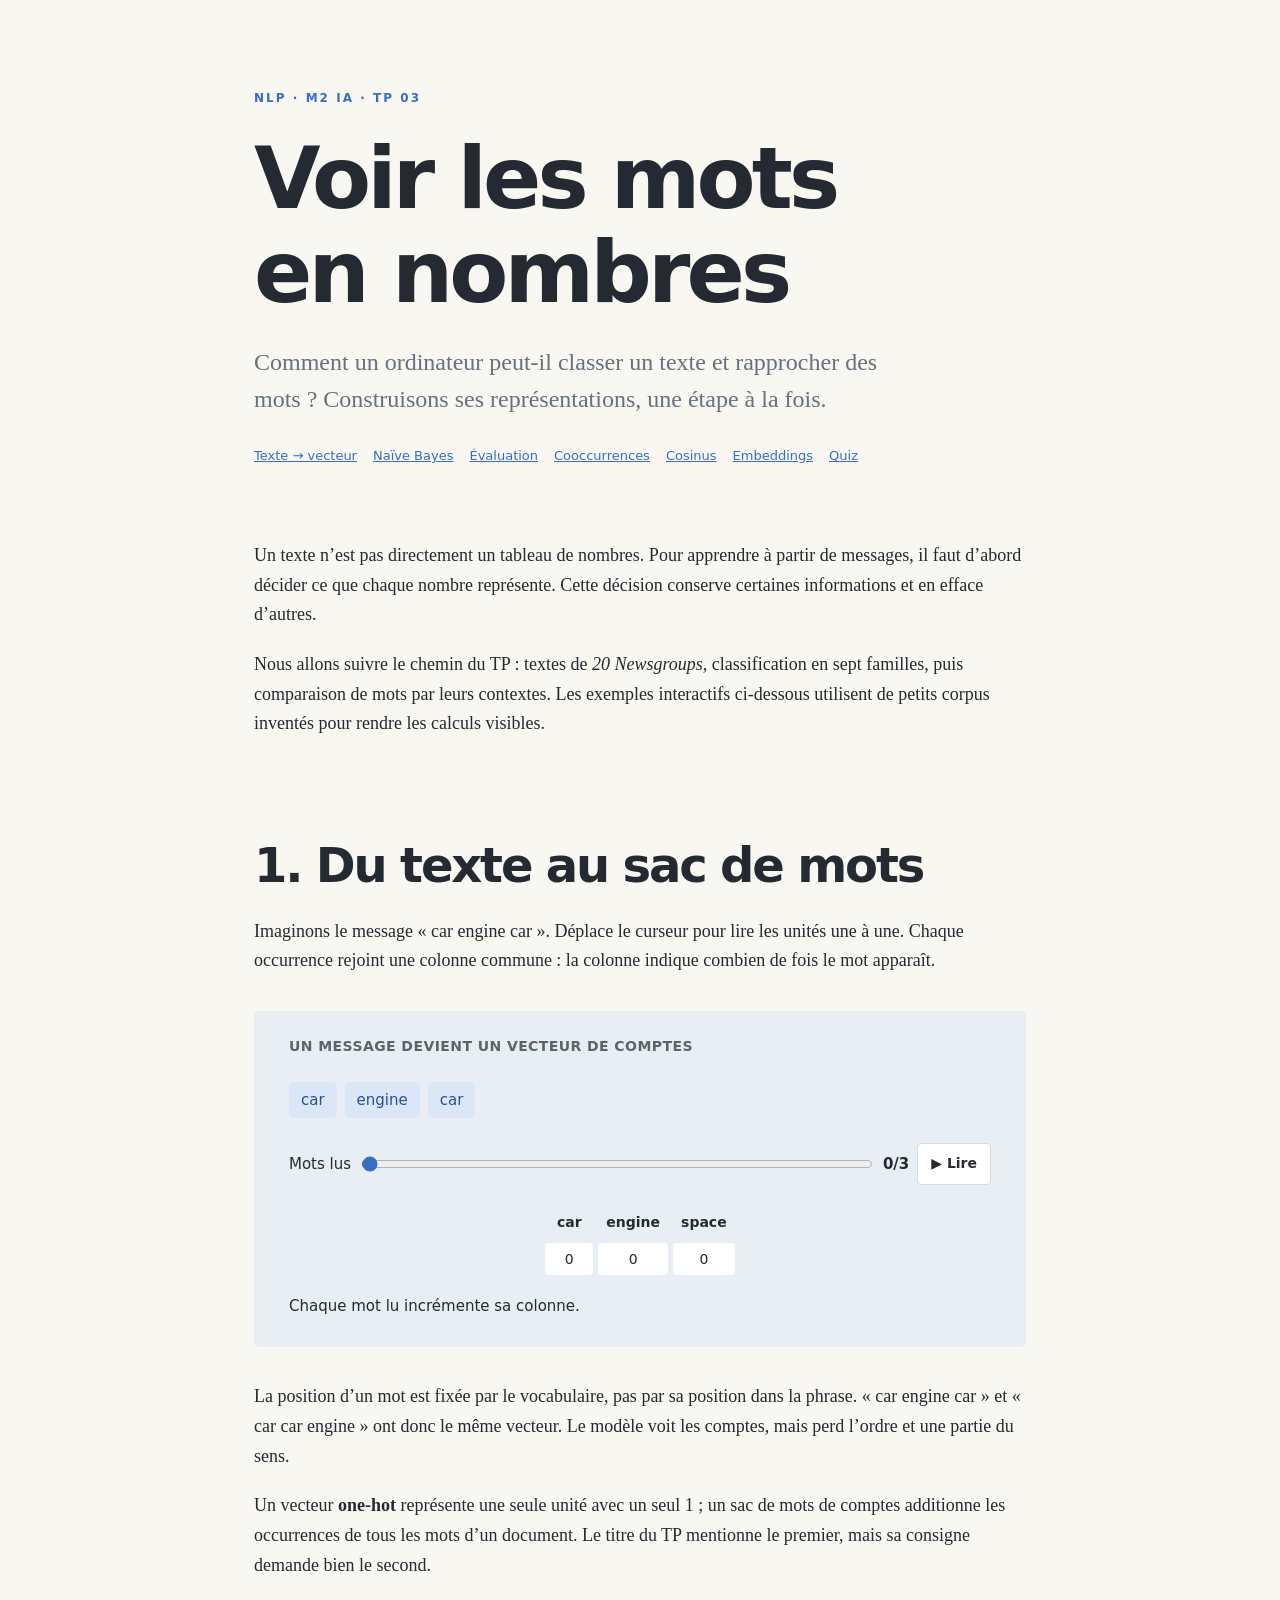
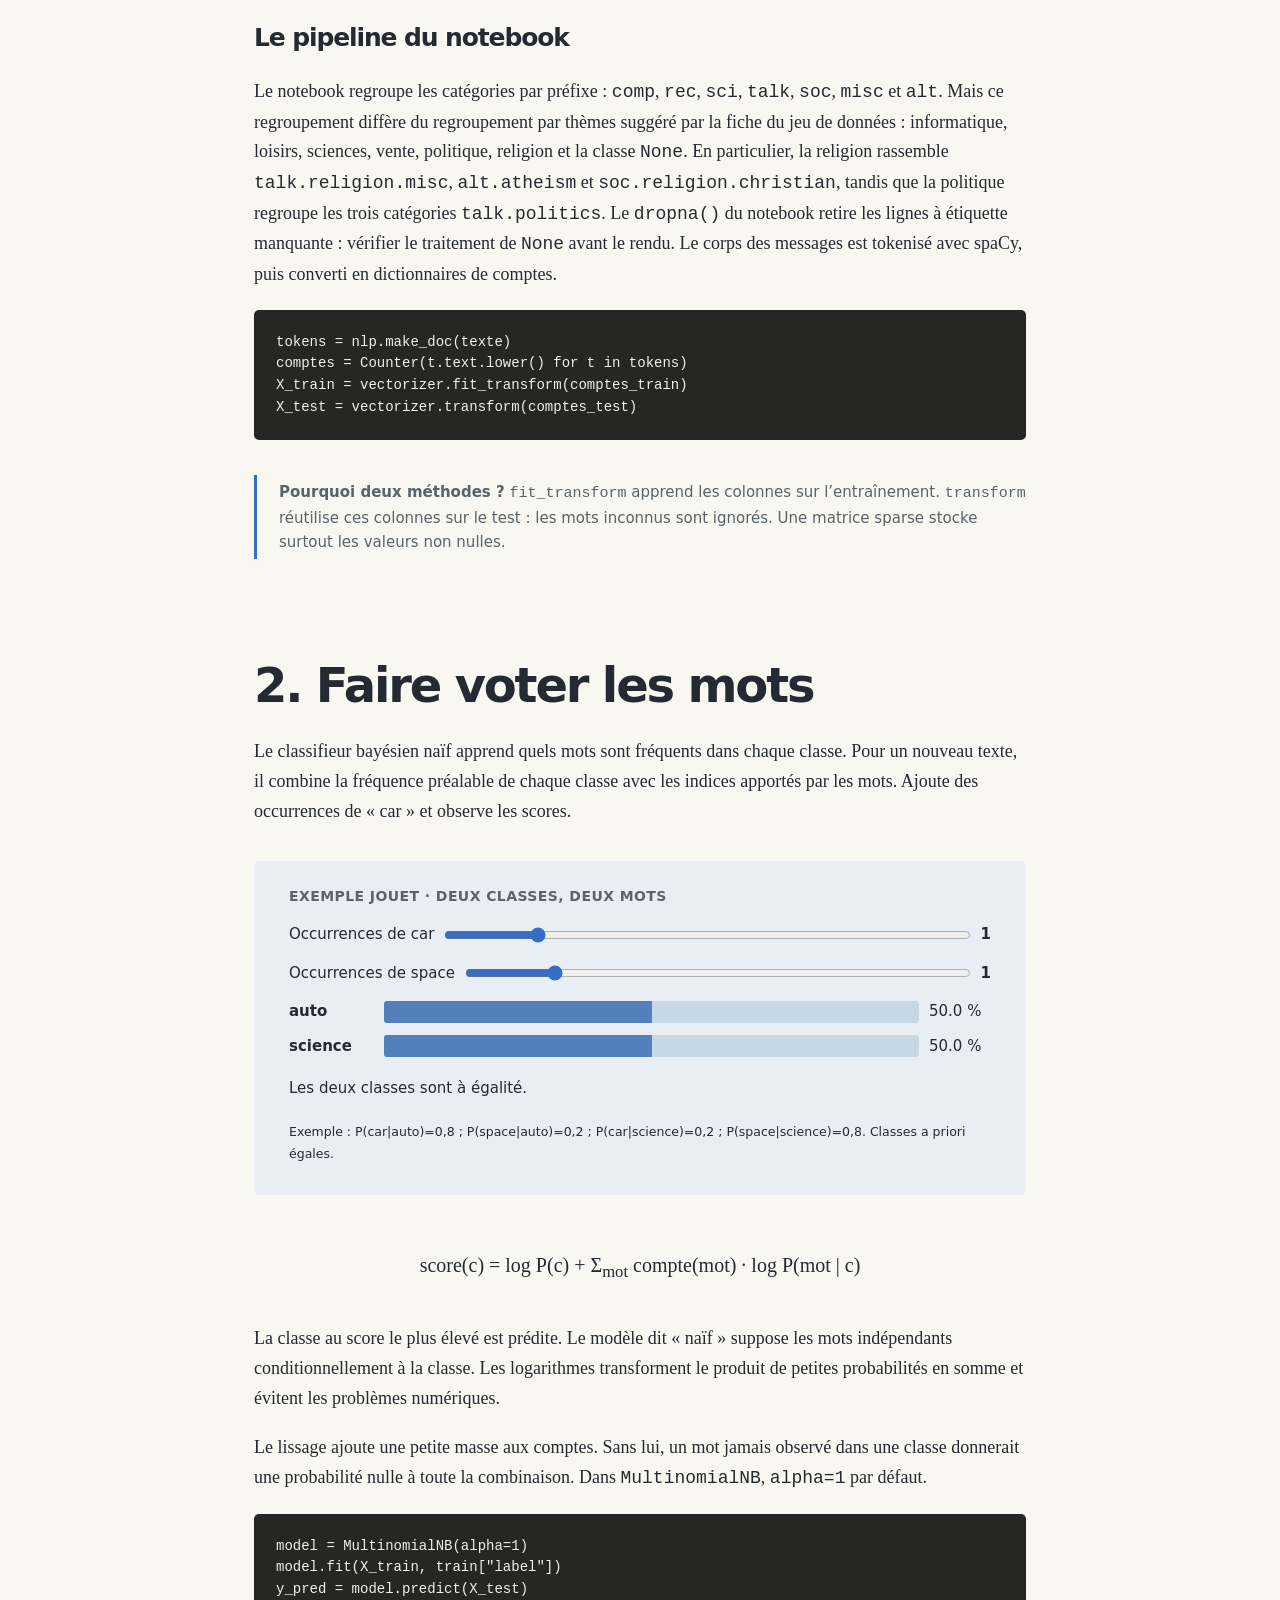
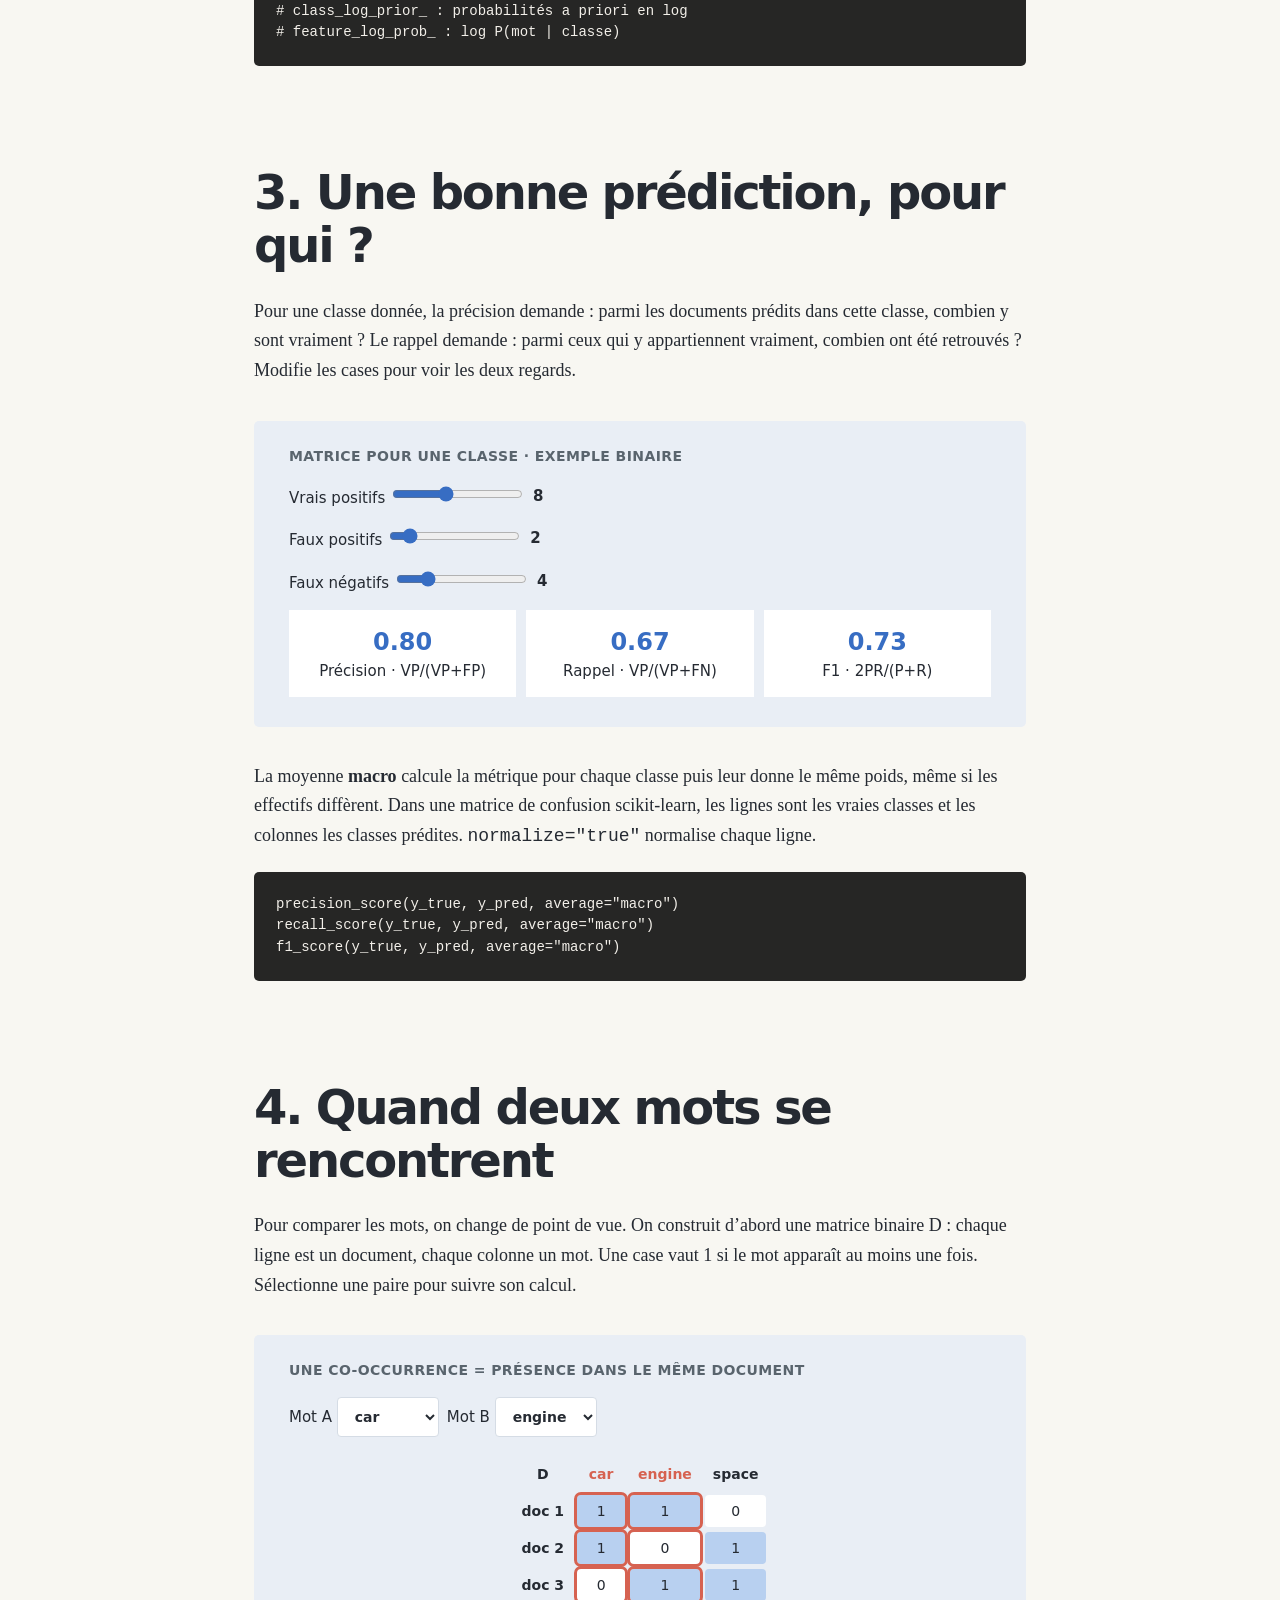
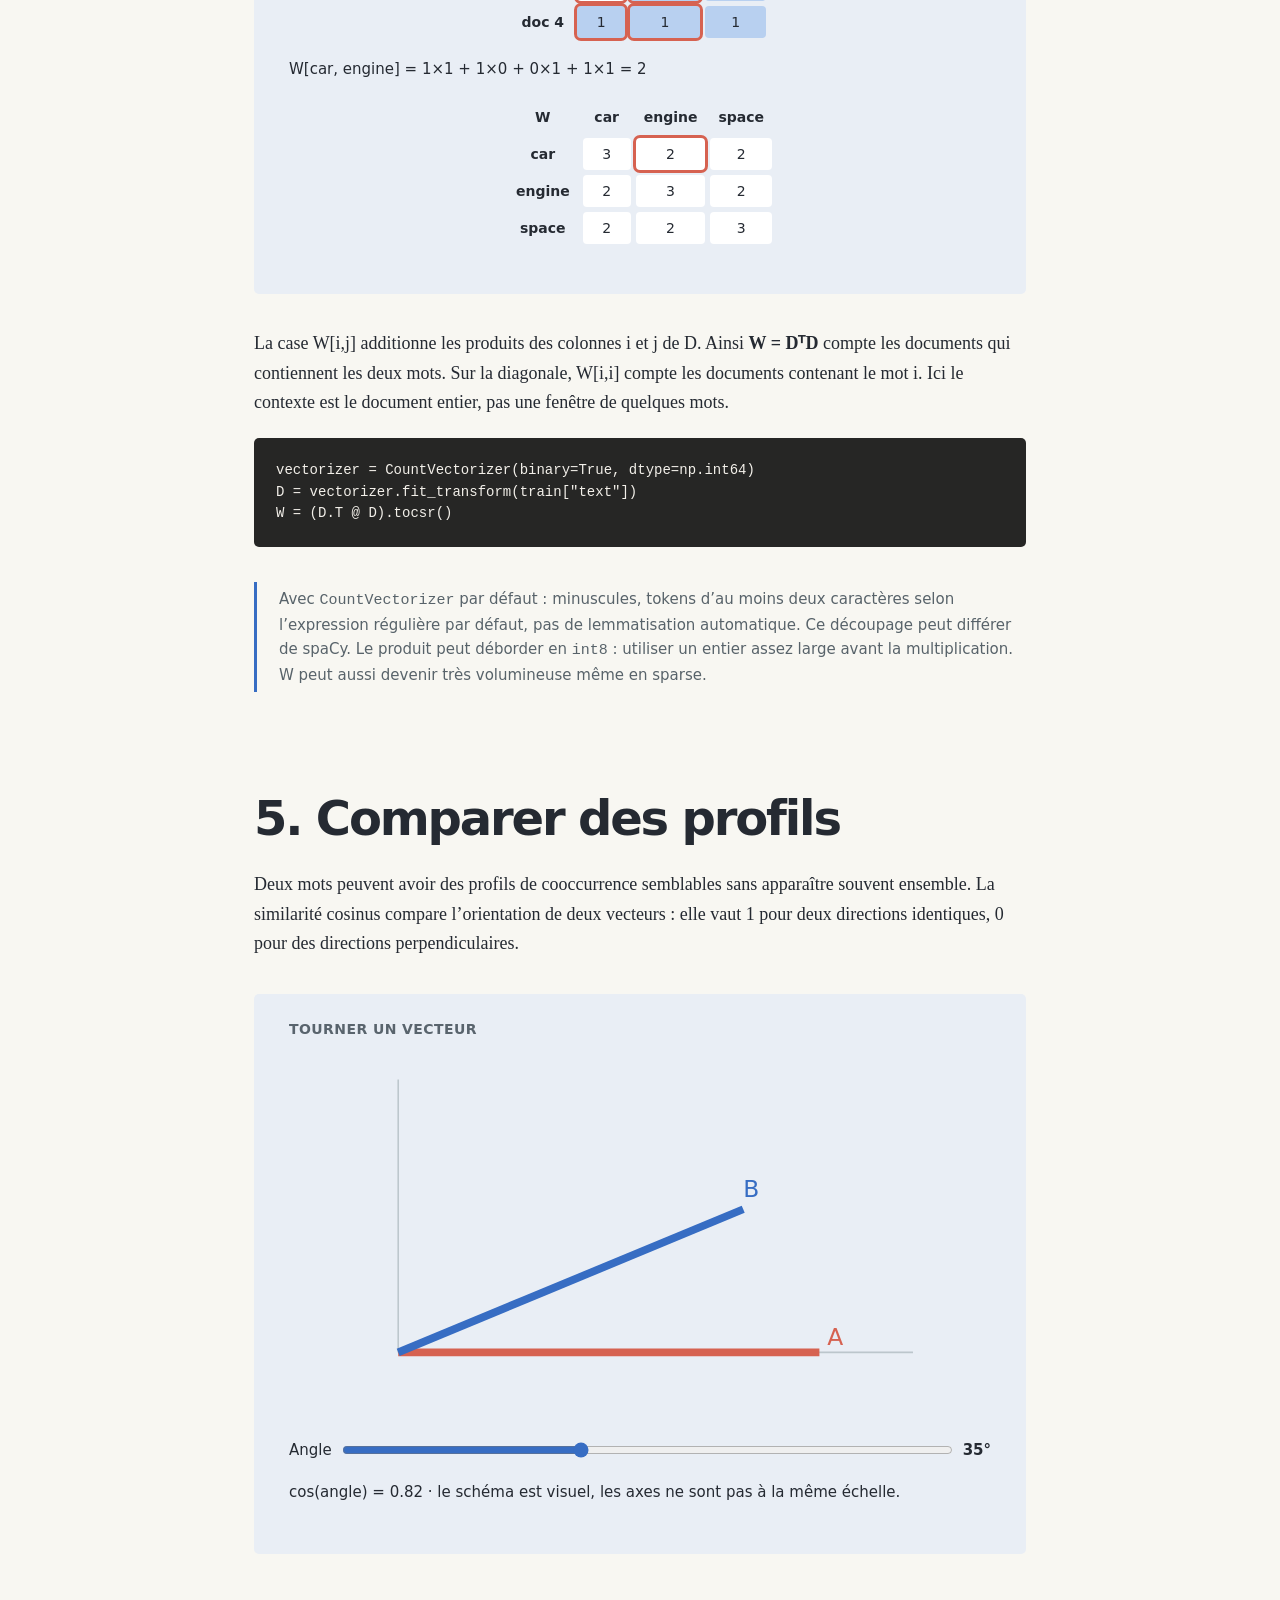
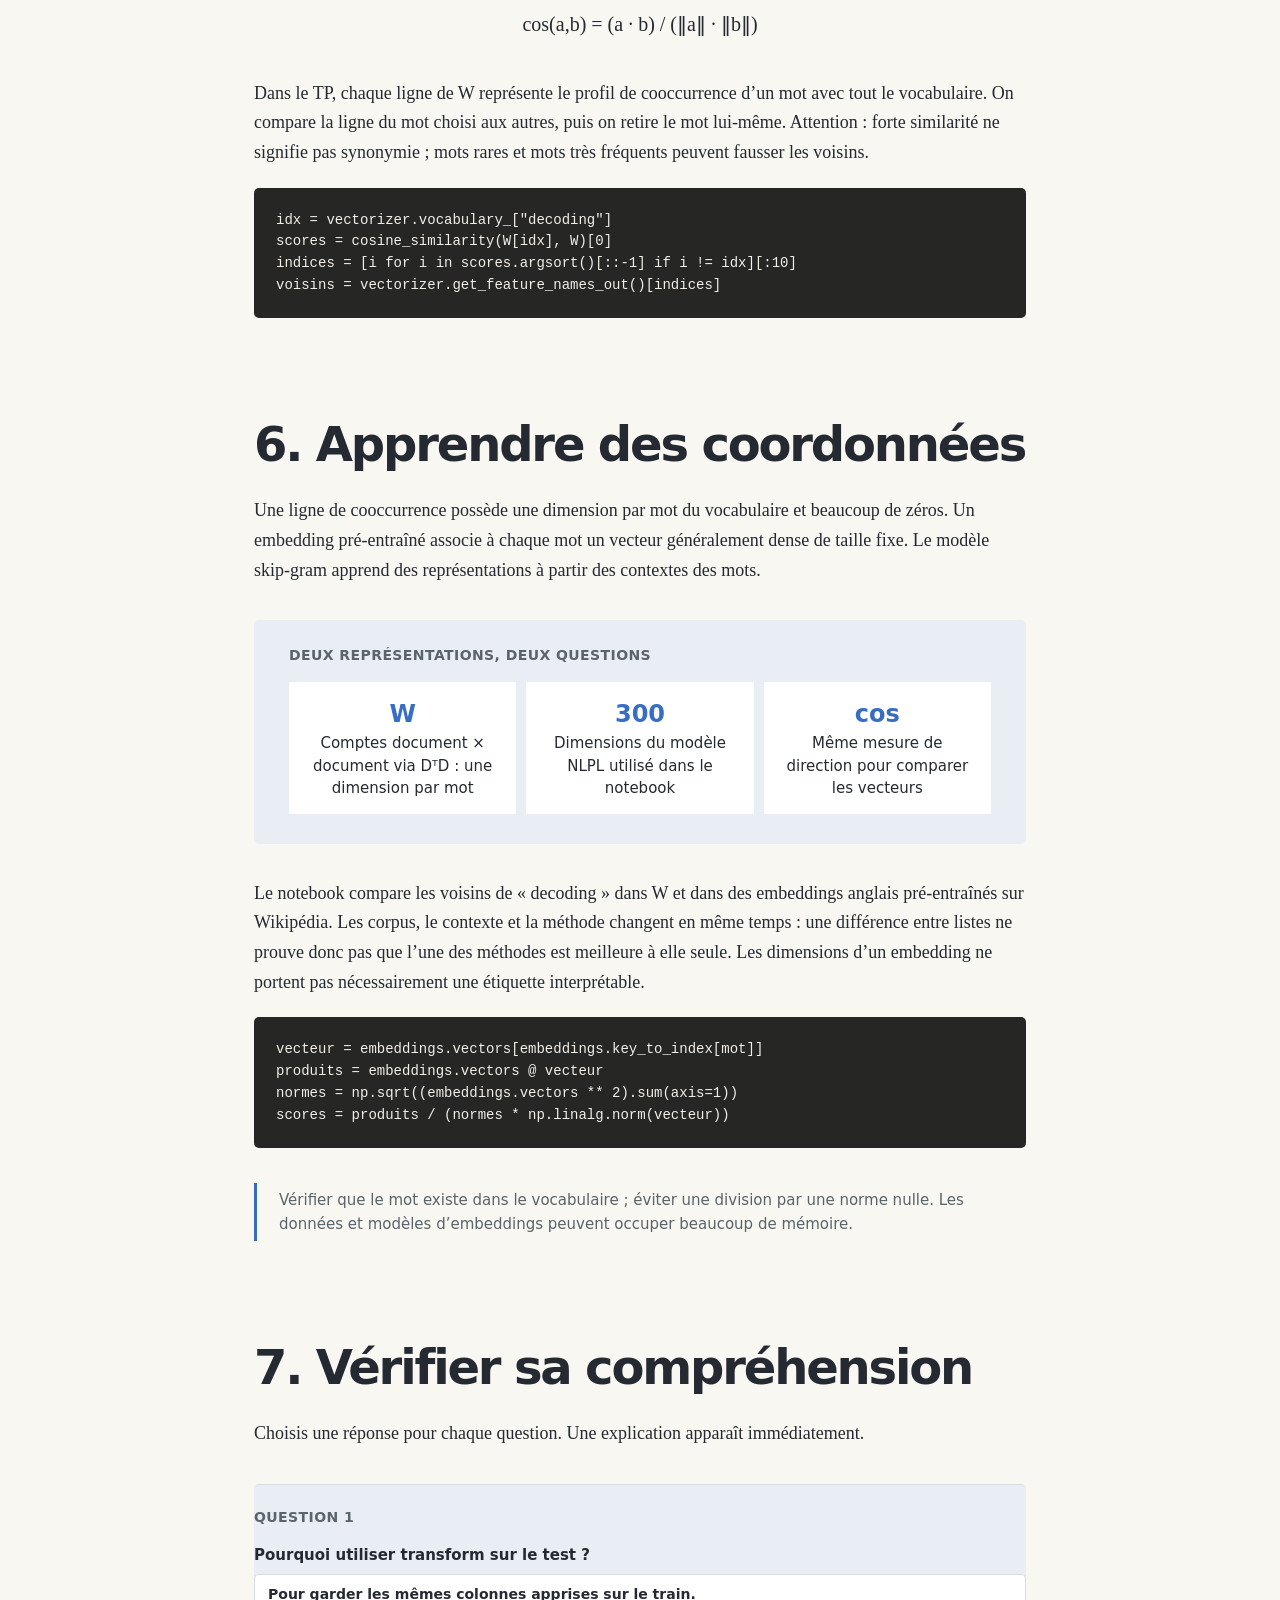
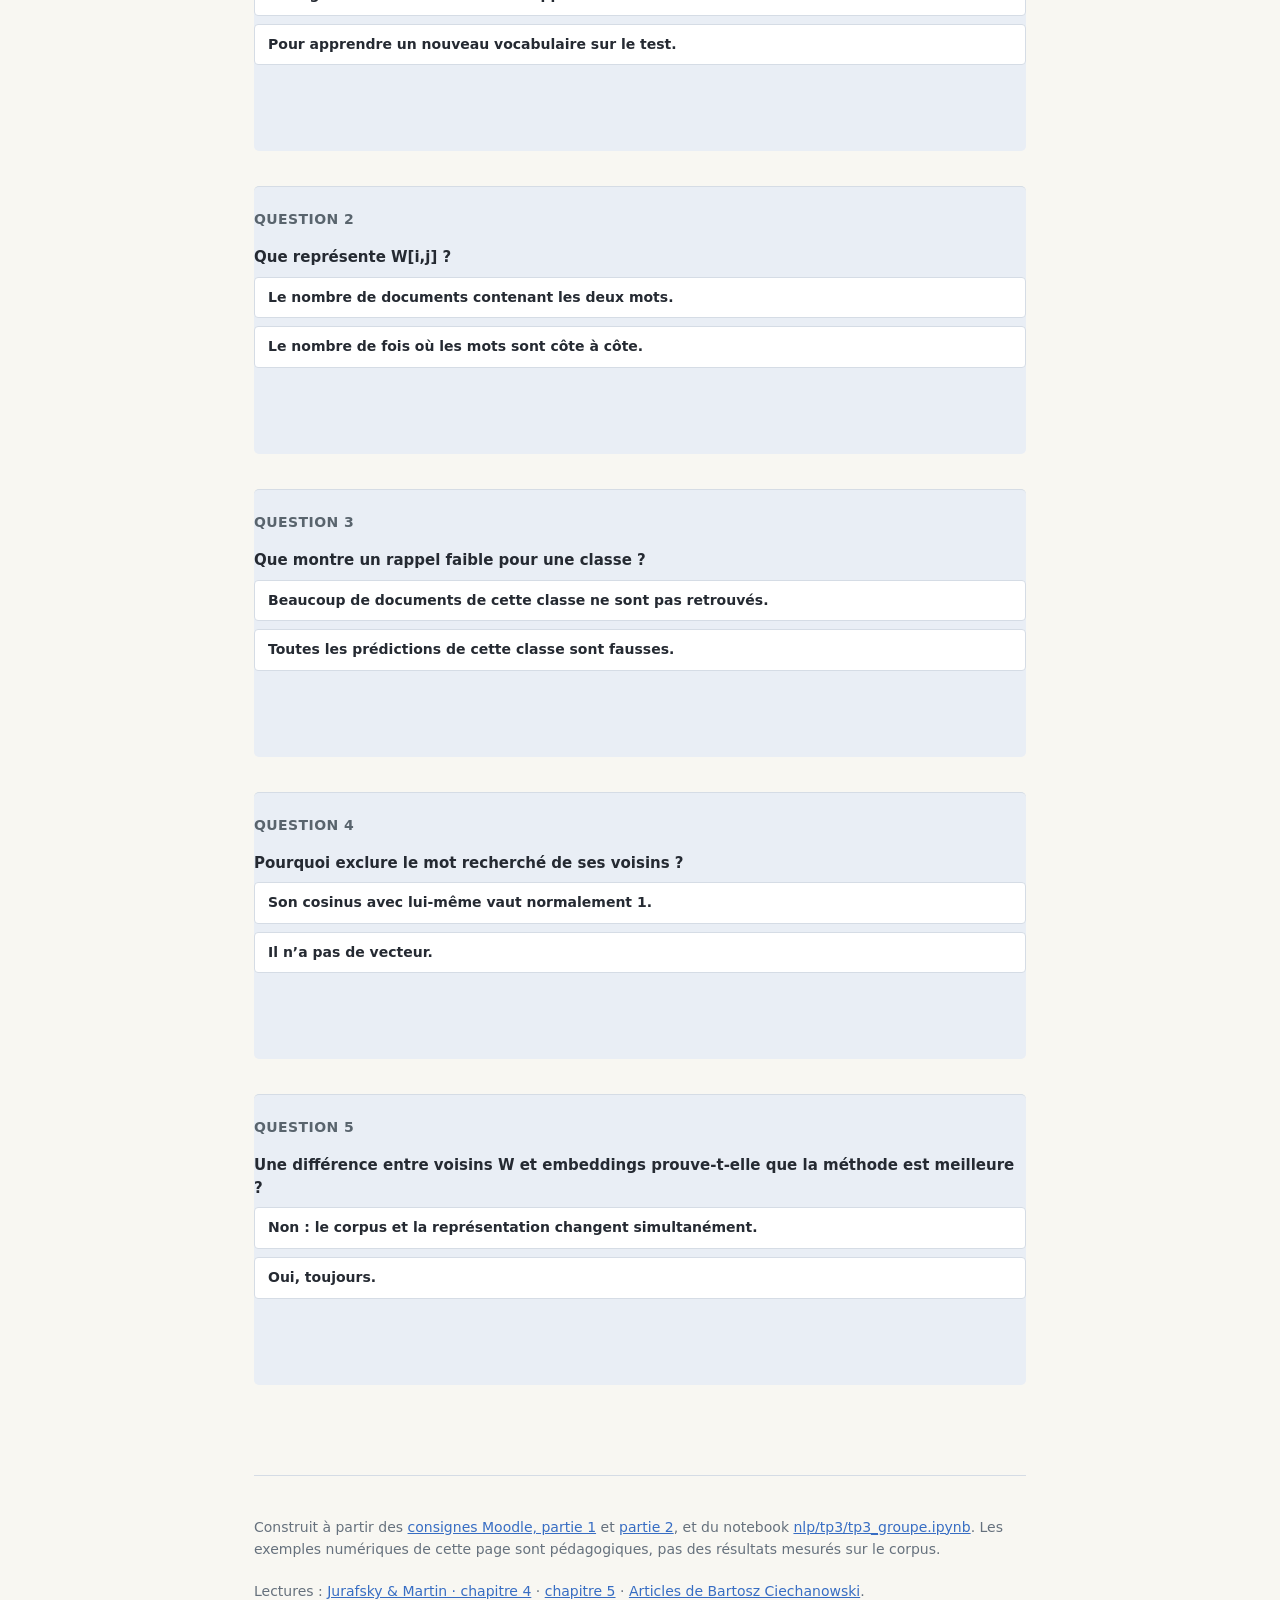
<file: nlp/index.html>
<!doctype html><html lang="fr" data-course="nlp"><head><meta charset="utf-8"><meta name="viewport" content="width=device-width,initial-scale=1"><title>Voir les mots — TP3 NLP</title><link rel="stylesheet" href="../styles.css"></head><body><header><div class="eyebrow">NLP · M2 IA · TP 03</div><h1>Voir les mots<br>en nombres</h1><p class="lead">Comment un ordinateur peut-il classer un texte et rapprocher des mots ? Construisons ses représentations, une étape à la fois.</p><nav><a href="#texte">Texte → vecteur</a><a href="#bayes">Naïve Bayes</a><a href="#evaluation">Évaluation</a><a href="#cooc">Cooccurrences</a><a href="#cosinus">Cosinus</a><a href="#embeddings">Embeddings</a><a href="#quiz">Quiz</a></nav></header><article>
<p>Un texte n’est pas directement un tableau de nombres. Pour apprendre à partir de messages, il faut d’abord décider ce que chaque nombre représente. Cette décision conserve certaines informations et en efface d’autres.</p><p>Nous allons suivre le chemin du TP : textes de <em>20 Newsgroups</em>, classification en sept familles, puis comparaison de mots par leurs contextes. Les exemples interactifs ci-dessous utilisent de petits corpus inventés pour rendre les calculs visibles.</p>
<h2 id="texte">1. Du texte au sac de mots</h2><p>Imaginons le message « car engine car ». Déplace le curseur pour lire les unités une à une. Chaque occurrence rejoint une colonne commune : la colonne indique combien de fois le mot apparaît.</p><div class="demo"><h4>UN MESSAGE DEVIENT UN VECTEUR DE COMPTES</h4><div class="tokens" id="tokens"></div><div class="control"><label for="step">Mots lus</label><input id="step" type="range" min="0" max="3" value="0"><b id="stepout"></b><button id="play">▶ Lire</button></div><table class="matrix"><tr><th>car</th><th>engine</th><th>space</th></tr><tr id="counts"></tr></table><div id="bagdesc"></div></div><p>La position d’un mot est fixée par le vocabulaire, pas par sa position dans la phrase. « car engine car » et « car car engine » ont donc le même vecteur. Le modèle voit les comptes, mais perd l’ordre et une partie du sens.</p><p>Un vecteur <strong>one-hot</strong> représente une seule unité avec un seul 1 ; un sac de mots de comptes additionne les occurrences de tous les mots d’un document. Le titre du TP mentionne le premier, mais sa consigne demande bien le second.</p><h3>Le pipeline du notebook</h3><p>Le notebook regroupe les catégories par préfixe : <code>comp</code>, <code>rec</code>, <code>sci</code>, <code>talk</code>, <code>soc</code>, <code>misc</code> et <code>alt</code>. Mais ce regroupement diffère du regroupement par thèmes suggéré par la fiche du jeu de données : informatique, loisirs, sciences, vente, politique, religion et la classe <code>None</code>. En particulier, la religion rassemble <code>talk.religion.misc</code>, <code>alt.atheism</code> et <code>soc.religion.christian</code>, tandis que la politique regroupe les trois catégories <code>talk.politics</code>. Le <code>dropna()</code> du notebook retire les lignes à étiquette manquante : vérifier le traitement de <code>None</code> avant le rendu. Le corps des messages est tokenisé avec spaCy, puis converti en dictionnaires de comptes.</p><pre>tokens = nlp.make_doc(texte)
comptes = Counter(t.text.lower() for t in tokens)
X_train = vectorizer.fit_transform(comptes_train)
X_test = vectorizer.transform(comptes_test)</pre><p class="note"><strong>Pourquoi deux méthodes ?</strong> <code>fit_transform</code> apprend les colonnes sur l’entraînement. <code>transform</code> réutilise ces colonnes sur le test : les mots inconnus sont ignorés. Une matrice sparse stocke surtout les valeurs non nulles.</p>
<h2 id="bayes">2. Faire voter les mots</h2><p>Le classifieur bayésien naïf apprend quels mots sont fréquents dans chaque classe. Pour un nouveau texte, il combine la fréquence préalable de chaque classe avec les indices apportés par les mots. Ajoute des occurrences de « car » et observe les scores.</p><div class="demo"><h4>EXEMPLE JOUET · DEUX CLASSES, DEUX MOTS</h4><div class="control"><label for="cars">Occurrences de car</label><input type="range" id="cars" min="0" max="6" value="1"><b id="carsout"></b></div><div class="control"><label for="spaces">Occurrences de space</label><input type="range" id="spaces" min="0" max="6" value="1"><b id="spacesout"></b></div><div class="bars" id="bayesbars"></div><p id="bayestext"></p><small>Exemple : P(car|auto)=0,8 ; P(space|auto)=0,2 ; P(car|science)=0,2 ; P(space|science)=0,8. Classes a priori égales.</small></div><div class="formula">score(c) = log P(c) + Σ<sub>mot</sub> compte(mot) · log P(mot | c)</div><p>La classe au score le plus élevé est prédite. Le modèle dit « naïf » suppose les mots indépendants conditionnellement à la classe. Les logarithmes transforment le produit de petites probabilités en somme et évitent les problèmes numériques.</p><p>Le lissage ajoute une petite masse aux comptes. Sans lui, un mot jamais observé dans une classe donnerait une probabilité nulle à toute la combinaison. Dans <code>MultinomialNB</code>, <code>alpha=1</code> par défaut.</p><pre>model = MultinomialNB(alpha=1)
model.fit(X_train, train["label"])
y_pred = model.predict(X_test)
# class_log_prior_ : probabilités a priori en log
# feature_log_prob_ : log P(mot | classe)</pre>
<h2 id="evaluation">3. Une bonne prédiction, pour qui ?</h2><p>Pour une classe donnée, la précision demande : parmi les documents prédits dans cette classe, combien y sont vraiment ? Le rappel demande : parmi ceux qui y appartiennent vraiment, combien ont été retrouvés ? Modifie les cases pour voir les deux regards.</p><div class="demo"><h4>MATRICE POUR UNE CLASSE · EXEMPLE BINAIRE</h4><div class="control"><label>Vrais positifs <input id="tp" type="range" min="0" max="20" value="8"></label><b id="tpv"></b></div><div class="control"><label>Faux positifs <input id="fp" type="range" min="0" max="20" value="2"></label><b id="fpv"></b></div><div class="control"><label>Faux négatifs <input id="fn" type="range" min="0" max="20" value="4"></label><b id="fnv"></b></div><div class="metrics"><div><strong id="prec"></strong>Précision · VP/(VP+FP)</div><div><strong id="rec"></strong>Rappel · VP/(VP+FN)</div><div><strong id="f1"></strong>F1 · 2PR/(P+R)</div></div></div><p>La moyenne <strong>macro</strong> calcule la métrique pour chaque classe puis leur donne le même poids, même si les effectifs diffèrent. Dans une matrice de confusion scikit-learn, les lignes sont les vraies classes et les colonnes les classes prédites. <code>normalize="true"</code> normalise chaque ligne.</p><pre>precision_score(y_true, y_pred, average="macro")
recall_score(y_true, y_pred, average="macro")
f1_score(y_true, y_pred, average="macro")</pre>
<h2 id="cooc">4. Quand deux mots se rencontrent</h2><p>Pour comparer les mots, on change de point de vue. On construit d’abord une matrice binaire D : chaque ligne est un document, chaque colonne un mot. Une case vaut 1 si le mot apparaît au moins une fois. Sélectionne une paire pour suivre son calcul.</p><div class="demo"><h4>UNE CO-OCCURRENCE = PRÉSENCE DANS LE MÊME DOCUMENT</h4><div class="control"><label>Mot A <select id="wa"><option>car</option><option>engine</option><option>space</option></select></label><label>Mot B <select id="wb"><option>engine</option><option>car</option><option>space</option></select></label></div><table class="matrix" id="dmatrix"></table><div id="coresult"></div><table class="matrix" id="wmatrix"></table></div><p>La case W[i,j] additionne les produits des colonnes i et j de D. Ainsi <strong>W = DᵀD</strong> compte les documents qui contiennent les deux mots. Sur la diagonale, W[i,i] compte les documents contenant le mot i. Ici le contexte est le document entier, pas une fenêtre de quelques mots.</p><pre>vectorizer = CountVectorizer(binary=True, dtype=np.int64)
D = vectorizer.fit_transform(train["text"])
W = (D.T @ D).tocsr()</pre><p class="note">Avec <code>CountVectorizer</code> par défaut : minuscules, tokens d’au moins deux caractères selon l’expression régulière par défaut, pas de lemmatisation automatique. Ce découpage peut différer de spaCy. Le produit peut déborder en <code>int8</code> : utiliser un entier assez large avant la multiplication. W peut aussi devenir très volumineuse même en sparse.</p>
<h2 id="cosinus">5. Comparer des profils</h2><p>Deux mots peuvent avoir des profils de cooccurrence semblables sans apparaître souvent ensemble. La similarité cosinus compare l’orientation de deux vecteurs : elle vaut 1 pour deux directions identiques, 0 pour des directions perpendiculaires.</p><div class="demo"><h4>TOURNER UN VECTEUR</h4><svg viewBox="0 0 450 235" aria-label="Deux vecteurs et leur angle"><line x1="70" y1="190" x2="400" y2="190" stroke="#bcc6cc"/><line x1="70" y1="190" x2="70" y2="15" stroke="#bcc6cc"/><line x1="70" y1="190" x2="340" y2="190" stroke="#d66251" stroke-width="5"/><line id="vec" x1="70" y1="190" x2="300" y2="70" stroke="#376dc3" stroke-width="5"/><text x="345" y="185" fill="#d66251">A</text><text id="vl" x="300" y="60" fill="#376dc3">B</text></svg><div class="control"><label>Angle</label><input id="angle" type="range" min="0" max="90" value="35"><b id="angleout"></b></div><p id="cosout"></p></div><div class="formula">cos(a,b) = (a · b) / (‖a‖ · ‖b‖)</div><p>Dans le TP, chaque ligne de W représente le profil de cooccurrence d’un mot avec tout le vocabulaire. On compare la ligne du mot choisi aux autres, puis on retire le mot lui-même. Attention : forte similarité ne signifie pas synonymie ; mots rares et mots très fréquents peuvent fausser les voisins.</p><pre>idx = vectorizer.vocabulary_["decoding"]
scores = cosine_similarity(W[idx], W)[0]
indices = [i for i in scores.argsort()[::-1] if i != idx][:10]
voisins = vectorizer.get_feature_names_out()[indices]</pre>
<h2 id="embeddings">6. Apprendre des coordonnées</h2><p>Une ligne de cooccurrence possède une dimension par mot du vocabulaire et beaucoup de zéros. Un embedding pré-entraîné associe à chaque mot un vecteur généralement dense de taille fixe. Le modèle skip-gram apprend des représentations à partir des contextes des mots.</p><div class="demo"><h4>DEUX REPRÉSENTATIONS, DEUX QUESTIONS</h4><div class="metrics"><div><strong>W</strong>Comptes document × document via DᵀD : une dimension par mot</div><div><strong>300</strong>Dimensions du modèle NLPL utilisé dans le notebook</div><div><strong>cos</strong>Même mesure de direction pour comparer les vecteurs</div></div></div><p>Le notebook compare les voisins de « decoding » dans W et dans des embeddings anglais pré-entraînés sur Wikipédia. Les corpus, le contexte et la méthode changent en même temps : une différence entre listes ne prouve donc pas que l’une des méthodes est meilleure à elle seule. Les dimensions d’un embedding ne portent pas nécessairement une étiquette interprétable.</p><pre>vecteur = embeddings.vectors[embeddings.key_to_index[mot]]
produits = embeddings.vectors @ vecteur
normes = np.sqrt((embeddings.vectors ** 2).sum(axis=1))
scores = produits / (normes * np.linalg.norm(vecteur))</pre><p class="note">Vérifier que le mot existe dans le vocabulaire ; éviter une division par une norme nulle. Les données et modèles d’embeddings peuvent occuper beaucoup de mémoire.</p>
<h2 id="quiz">7. Vérifier sa compréhension</h2><p>Choisis une réponse pour chaque question. Une explication apparaît immédiatement.</p><div id="quizbox"></div><footer><p>Construit à partir des <a href="https://moodle.univ-lille.fr/mod/resource/view.php?id=1987484">consignes Moodle, partie 1</a> et <a href="https://moodle.univ-lille.fr/mod/resource/view.php?id=2318593">partie 2</a>, et du notebook <a href="https://github.com/alexalmny/m2-ia/blob/main/nlp/tp3/tp3_groupe.ipynb">nlp/tp3/tp3_groupe.ipynb</a>. Les exemples numériques de cette page sont pédagogiques, pas des résultats mesurés sur le corpus.</p><p>Lectures : <a href="https://web.stanford.edu/~jurafsky/slp3/4.pdf">Jurafsky & Martin · chapitre 4</a> · <a href="https://web.stanford.edu/~jurafsky/slp3/5.pdf">chapitre 5</a> · <a href="https://ciechanow.ski/archives/">Articles de Bartosz Ciechanowski</a>.</p></footer></article><script>
const $=id=>document.getElementById(id);let timer;function bag(){let n=+$('step').value,words=['car','engine','car'];$('stepout').textContent=n+'/3';$('tokens').innerHTML=words.map((w,i)=>`<span class="token ${i<n?'active':''}">${w}</span>`).join('');$('counts').innerHTML=[words.slice(0,n).filter(x=>x==='car').length,words.slice(0,n).filter(x=>x==='engine').length,0].map(x=>`<td class="${x?'on':''}">${x}</td>`).join('');$('bagdesc').textContent=n===3?'Même vecteur si l’ordre des trois mots change.':'Chaque mot lu incrémente sa colonne.'} $('step').oninput=bag;$('play').onclick=()=>{clearInterval(timer);$('step').value=0;bag();timer=setInterval(()=>{if(+$('step').value>=3){clearInterval(timer);return}$('step').value=+$('step').value+1;bag()},650)};bag();
function bayes(){let a=+$('cars').value,b=+$('spaces').value;$('carsout').textContent=a;$('spacesout').textContent=b;let x=Math.log(.5)+a*Math.log(.8)+b*Math.log(.2),y=Math.log(.5)+a*Math.log(.2)+b*Math.log(.8),p=1/(1+Math.exp(y-x));$('bayesbars').innerHTML=[['auto',p],['science',1-p]].map(([c,v])=>`<div class="barline"><b>${c}</b><div class="bar"><span style="width:${v*100}%"></span></div><span>${(v*100).toFixed(1)} %</span></div>`).join('');$('bayestext').textContent=Math.abs(p-.5)<1e-9?'Les deux classes sont à égalité.':`Classe préférée : ${p>.5?'auto':'science'}. Les pourcentages sont normalisés sur ces deux classes.`}['cars','spaces'].forEach(x=>$(x).oninput=bayes);bayes();
function metric(){let t=+$('tp').value,f=+$('fp').value,n=+$('fn').value;['tp','fp','fn'].forEach(x=>$(x+'v').textContent=$(x).value);let p=t+f?t/(t+f):0,r=t+n?t/(t+n):0;['prec','rec','f1'].forEach((x,i)=>$(x).textContent=[p,r,p+r?2*p*r/(p+r):0][i].toFixed(2))}['tp','fp','fn'].forEach(x=>$(x).oninput=metric);metric();
const names=['car','engine','space'],D=[[1,1,0],[1,0,1],[0,1,1],[1,1,1]];function cooc(){let a=names.indexOf($('wa').value),b=names.indexOf($('wb').value);$('dmatrix').innerHTML='<tr><th>D</th>'+names.map((n,i)=>`<th style="color:${i===a||i===b?'#d66251':'inherit'}">${n}</th>`).join('')+'</tr>'+D.map((row,i)=>`<tr><th>doc ${i+1}</th>${row.map((v,j)=>`<td class="${v?'on':''} ${j===a||j===b?'selected':''}">${v}</td>`).join('')}</tr>`).join('');let W=names.map((_,i)=>names.map((_,j)=>D.reduce((s,r)=>s+r[i]*r[j],0)));$('coresult').textContent=`W[${names[a]}, ${names[b]}] = `+D.map(r=>`${r[a]}×${r[b]}`).join(' + ')+` = ${W[a][b]}`;$('wmatrix').innerHTML='<tr><th>W</th>'+names.map(n=>`<th>${n}</th>`).join('')+'</tr>'+W.map((r,i)=>`<tr><th>${names[i]}</th>${r.map((v,j)=>`<td class="${i===a&&j===b?'selected':''}">${v}</td>`).join('')}</tr>`).join('')}$('wa').onchange=cooc;$('wb').onchange=cooc;cooc();
function angle(){let a=+$('angle').value,r=a*Math.PI/180,x=70+270*Math.cos(r),y=190-160*Math.sin(r);$('vec').setAttribute('x2',x);$('vec').setAttribute('y2',y);$('vl').setAttribute('x',x);$('vl').setAttribute('y',Math.max(15,y-8));$('angleout').textContent=a+'°';$('cosout').textContent='cos(angle) = '+Math.cos(r).toFixed(2)+' · le schéma est visuel, les axes ne sont pas à la même échelle.'}$('angle').oninput=angle;angle();
const qs=[['Pourquoi utiliser transform sur le test ?',['Pour garder les mêmes colonnes apprises sur le train.','Pour apprendre un nouveau vocabulaire sur le test.'],0,'Cela évite de construire une représentation incompatible et d’apprendre sur les données de test.'],['Que représente W[i,j] ?',['Le nombre de documents contenant les deux mots.','Le nombre de fois où les mots sont côte à côte.'],0,'D est binaire et son contexte est le document entier.'],['Que montre un rappel faible pour une classe ?',['Beaucoup de documents de cette classe ne sont pas retrouvés.','Toutes les prédictions de cette classe sont fausses.'],0,'Le rappel mesure VP / (VP + FN).'],['Pourquoi exclure le mot recherché de ses voisins ?',['Son cosinus avec lui-même vaut normalement 1.','Il n’a pas de vecteur.'],0,'Le mot lui-même ne constitue pas un voisin utile.'],['Une différence entre voisins W et embeddings prouve-t-elle que la méthode est meilleure ?',['Non : le corpus et la représentation changent simultanément.','Oui, toujours.'],0,'Pour comparer les méthodes isolément, il faut contrôler les autres facteurs.']];$('quizbox').innerHTML=qs.map((q,i)=>`<div class="demo quiz"><h4>QUESTION ${i+1}</h4><b>${q[0]}</b>${q[1].map((v,j)=>`<button data-q="${i}" data-a="${j}">${v}</button>`).join('')}<p class="feedback" id="q${i}" aria-live="polite"></p></div>`).join('');document.querySelectorAll('[data-q]').forEach(b=>b.onclick=()=>{let q=qs[+b.dataset.q],ok=+b.dataset.a===q[2];$('q'+b.dataset.q).textContent=(ok?'Correct. ':'À revoir. ')+q[3]});
</script></body></html>
</file>
<file: styles.css>
/* Composants de arbres-rouge-noir */
html[data-course="arbres-rouge-noir"]{--ink:#272523;--red:#b73932;--paper:#f8f7f2;--muted:#77716c}
:where(html[data-course="arbres-rouge-noir"]) *{box-sizing:border-box}
:where(html[data-course="arbres-rouge-noir"]) body{margin:0;background:var(--paper);color:var(--ink);font:18px/1.65 Georgia,serif}
:where(html[data-course="arbres-rouge-noir"]) header{padding:26px 7vw;border-bottom:1px solid #ddd;display:flex;justify-content:space-between;font:600 12px/1.4 system-ui;letter-spacing:.14em;text-transform:uppercase}
:where(html[data-course="arbres-rouge-noir"]) header span{color:var(--red)}
:where(html[data-course="arbres-rouge-noir"]) main{max-width:820px;margin:auto;padding:0 24px}
:where(html[data-course="arbres-rouge-noir"]) h1,:where(html[data-course="arbres-rouge-noir"]) h2,:where(html[data-course="arbres-rouge-noir"]) h3{font-family:system-ui;line-height:1.1;letter-spacing:-.045em}
:where(html[data-course="arbres-rouge-noir"]) h1{font-size:clamp(48px,9vw,86px);margin:24px 0}
:where(html[data-course="arbres-rouge-noir"]) h2{font-size:clamp(32px,5vw,48px);margin:100px 0 25px}
:where(html[data-course="arbres-rouge-noir"]) h3{font-size:25px;margin-top:44px}
:where(html[data-course="arbres-rouge-noir"]) .hero{padding:90px 0 55px}
:where(html[data-course="arbres-rouge-noir"]) .eyebrow,:where(html[data-course="arbres-rouge-noir"]) .label{font:700 12px system-ui;letter-spacing:.17em;text-transform:uppercase;color:var(--red)}
:where(html[data-course="arbres-rouge-noir"]) .lead{font-size:24px;max-width:660px;color:#554f49}
:where(html[data-course="arbres-rouge-noir"]) .rule{border:0;border-top:1px solid #dedbd3;margin:60px 0}
:where(html[data-course="arbres-rouge-noir"]) .demo{margin:35px -35px;padding:25px 35px 30px;background:#eeede7;border-radius:5px}
:where(html[data-course="arbres-rouge-noir"]) .demo-head{display:flex;justify-content:space-between;gap:10px;align-items:center;font:600 12px system-ui;letter-spacing:.1em;text-transform:uppercase;color:#6c6660}
:where(html[data-course="arbres-rouge-noir"]) .canvas{width:100%;height:auto;display:block;min-height:220px}
:where(html[data-course="arbres-rouge-noir"]) .controls{display:flex;flex-wrap:wrap;gap:8px;align-items:center}
:where(html[data-course="arbres-rouge-noir"]) button,:where(html[data-course="arbres-rouge-noir"]) input{font:600 14px system-ui;border:1px solid #c8c3b9;border-radius:4px;padding:10px 13px;background:#fff;color:#36312e}
:where(html[data-course="arbres-rouge-noir"]) button{cursor:pointer}
:where(html[data-course="arbres-rouge-noir"]) button:hover,:where(html[data-course="arbres-rouge-noir"]) button:focus-visible{border-color:var(--red);color:var(--red)}
:where(html[data-course="arbres-rouge-noir"]) button.primary{background:#a93630;border-color:#a93630;color:white}
:where(html[data-course="arbres-rouge-noir"]) input{width:110px}
:where(html[data-course="arbres-rouge-noir"]) input[type=range]{width:100%;accent-color:var(--red);padding:0}
:where(html[data-course="arbres-rouge-noir"]) .status{font:15px/1.5 system-ui;margin:15px 0 0;min-height:3em}
:where(html[data-course="arbres-rouge-noir"]) .callout{border-left:3px solid var(--red);padding:5px 0 5px 22px;margin:35px 0}
:where(html[data-course="arbres-rouge-noir"]) .formula{text-align:center;font-size:26px;padding:15px}
:where(html[data-course="arbres-rouge-noir"]) .small{font:14px/1.6 system-ui;color:#6c6660}
:where(html[data-course="arbres-rouge-noir"]) code,:where(html[data-course="arbres-rouge-noir"]) pre{font-family:ui-monospace,monospace;font-size:.85em}
:where(html[data-course="arbres-rouge-noir"]) pre{overflow:auto;background:#262625;color:#f2efe9;padding:22px;border-radius:5px;line-height:1.55}
:where(html[data-course="arbres-rouge-noir"]) .quiz{border-top:1px solid #ccc;padding:22px 0}
:where(html[data-course="arbres-rouge-noir"]) .quiz button{display:block;width:100%;text-align:left;margin:7px 0}
:where(html[data-course="arbres-rouge-noir"]) .answer{font:15px/1.5 system-ui}
:where(html[data-course="arbres-rouge-noir"]) .good{color:#26744e}
:where(html[data-course="arbres-rouge-noir"]) .bad{color:#a93630}
:where(html[data-course="arbres-rouge-noir"]) nav{display:flex;gap:16px;flex-wrap:wrap;font:13px system-ui}
:where(html[data-course="arbres-rouge-noir"]) a{color:#a93630}
:where(html[data-course="arbres-rouge-noir"]) footer{margin:90px 0 45px;border-top:1px solid #ddd;padding-top:20px}
:where(html[data-course="arbres-rouge-noir"]) .steps{display:grid;grid-template-columns:repeat(auto-fit,minmax(170px,1fr));gap:12px}
:where(html[data-course="arbres-rouge-noir"]) .step{background:#efeee9;padding:18px;font:15px/1.5 system-ui}
:where(html[data-course="arbres-rouge-noir"]) .step b{display:block;color:#a93630}
:where(html[data-course="arbres-rouge-noir"]) .rolelegend{flex-wrap:wrap;margin-top:12px}
:where(html[data-course="arbres-rouge-noir"]) .rolelegend i{display:inline-block;width:12px;height:12px;border-radius:50%;margin-right:5px}
:where(html[data-course="arbres-rouge-noir"]) .legend{display:flex;gap:15px;font:13px system-ui;align-items:center}
:where(html[data-course="arbres-rouge-noir"]) .dot{display:inline-block;width:12px;height:12px;border-radius:50%;background:#ae3731;margin-right:5px}
:where(html[data-course="arbres-rouge-noir"]) .dot.black{background:#303132}
@media(max-width:600px){:where(html[data-course="arbres-rouge-noir"]) .demo{margin:25px -12px;padding:20px 12px}
:where(html[data-course="arbres-rouge-noir"]) .hero{padding-top:55px}
:where(html[data-course="arbres-rouge-noir"]) body{font-size:17px}
:where(html[data-course="arbres-rouge-noir"]) header{padding:20px 24px}
:where(html[data-course="arbres-rouge-noir"]) .canvas{min-height:160px}}

/* Composants de apriori */
html[data-course="apriori"]{--ink:#20343c;--muted:#62767b;--paper:#f7f5ef;--teal:#05796d;--gold:#edb356;--red:#b44a48}
:where(html[data-course="apriori"]) *{box-sizing:border-box}
:where(html[data-course="apriori"]) body{margin:0;background:var(--paper);color:var(--ink);font:16px/1.65 system-ui,sans-serif}
:where(html[data-course="apriori"]) nav{position:sticky;top:0;background:#f7f5efed;backdrop-filter:blur(12px);z-index:4;border-bottom:1px solid #dadfd8;padding:12px 5%;display:flex;gap:22px;align-items:center;overflow:auto;white-space:nowrap}
:where(html[data-course="apriori"]) nav a{color:var(--ink);text-decoration:none;font-size:13px;font-weight:700}
:where(html[data-course="apriori"]) nav b{color:var(--teal);margin-right:auto}
:where(html[data-course="apriori"]) .wrap{max-width:1040px;margin:auto;padding:0 28px}
:where(html[data-course="apriori"]) header{padding:75px 0 50px;display:grid;grid-template-columns:1.1fr .9fr;gap:55px;align-items:center}
:where(html[data-course="apriori"]) h1{font:600 clamp(44px,7vw,78px)/1.02 Georgia,serif;letter-spacing:-.04em;margin:15px 0 25px}
:where(html[data-course="apriori"]) h2{font:600 clamp(32px,4vw,45px)/1.1 Georgia,serif;letter-spacing:-.025em;margin:10px 0 22px}
:where(html[data-course="apriori"]) h3{font-size:20px;margin:25px 0 8px}
:where(html[data-course="apriori"]) .eyebrow{text-transform:uppercase;letter-spacing:.16em;font-size:11px;font-weight:800;color:var(--teal)}
:where(html[data-course="apriori"]) .intro{font-size:19px;color:#50666a}
:where(html[data-course="apriori"]) .hero{background:#dbece6;border-radius:18px;padding:30px;min-height:240px;display:grid;place-content:center;text-align:center}
:where(html[data-course="apriori"]) .formula{font:600 24px Georgia,serif}
:where(html[data-course="apriori"]) .hero p{color:#56716b}
:where(html[data-course="apriori"]) section{padding:65px 0;border-top:1px solid #d9dfd8}
:where(html[data-course="apriori"]) .narrow{max-width:750px}
:where(html[data-course="apriori"]) .panel{background:white;border:1px solid #dfe6df;border-radius:16px;padding:24px;margin:22px 0;box-shadow:0 8px 25px #1d4a3510}
:where(html[data-course="apriori"]) .grid{display:grid;grid-template-columns:1fr 1fr;gap:18px}
:where(html[data-course="apriori"]) .note{padding:16px 20px;background:#e4f1e9;border-left:4px solid var(--teal);border-radius:4px}
:where(html[data-course="apriori"]) .warn{background:#fff2dc;border-color:var(--gold)}
:where(html[data-course="apriori"]) button,:where(html[data-course="apriori"]) select{font:inherit}
:where(html[data-course="apriori"]) button,:where(html[data-course="apriori"]) .tab{border:1px solid #c9d9d2;border-radius:9px;background:white;color:var(--ink);padding:9px 15px;cursor:pointer}
:where(html[data-course="apriori"]) button:hover{border-color:var(--teal)}
:where(html[data-course="apriori"]) button.active,:where(html[data-course="apriori"]) .primary{background:var(--teal);border-color:var(--teal);color:white}
:where(html[data-course="apriori"]) .controls{display:flex;gap:8px;align-items:center;flex-wrap:wrap;margin:12px 0}
:where(html[data-course="apriori"]) .controls label{font-weight:700}
:where(html[data-course="apriori"]) .step{font-size:13px;color:var(--muted)}
:where(html[data-course="apriori"]) input[type=range]{accent-color:var(--teal);width:min(420px,100%)}
:where(html[data-course="apriori"]) .tablewrap{overflow:auto}
:where(html[data-course="apriori"]) table{width:100%;border-collapse:collapse;font-size:14px}
:where(html[data-course="apriori"]) td,:where(html[data-course="apriori"]) th{text-align:left;border-bottom:1px solid #edf0ed;padding:9px 11px;vertical-align:top}
:where(html[data-course="apriori"]) th{font-size:12px;color:#617477}
:where(html[data-course="apriori"]) tr.hit{background:#dff3e8}
:where(html[data-course="apriori"]) tr.dim{opacity:.45}
:where(html[data-course="apriori"]) .chip{display:inline-block;background:#e6f2ed;color:#176558;border-radius:30px;padding:3px 9px;margin:2px;font-size:13px;font-weight:700}
:where(html[data-course="apriori"]) .rare{background:#fbe6e1;color:#9d3f38}
:where(html[data-course="apriori"]) .pruned{background:#edf0ef;color:#7d8985}
:where(html[data-course="apriori"]) .stage{animation:arrive .3s ease}
@keyframes arrive{from{opacity:.4;transform:translateY(6px)}to{opacity:1;transform:translateY(0)}}
:where(html[data-course="apriori"]) .items{display:flex;flex-wrap:wrap;gap:5px}
:where(html[data-course="apriori"]) .item{display:inline-grid;place-content:center;min-width:29px;height:29px;padding:0 6px;border-radius:7px;background:#e8efec;color:#46635c;font-weight:700}
:where(html[data-course="apriori"]) .selected{background:var(--teal);color:white}
:where(html[data-course="apriori"]) .stats{display:flex;gap:12px;flex-wrap:wrap}
:where(html[data-course="apriori"]) .stat{flex:1;min-width:130px;background:#f3f6f3;padding:15px;border-radius:10px}
:where(html[data-course="apriori"]) .stat b{display:block;font-size:25px;color:var(--teal)}
:where(html[data-course="apriori"]) .small{font-size:13px;color:var(--muted)}
:where(html[data-course="apriori"]) .answer{display:none;background:#edf7f0;padding:14px;border-radius:8px}
:where(html[data-course="apriori"]) .answer.show{display:block}
:where(html[data-course="apriori"]) footer{padding:35px 0 70px;color:var(--muted)}
@media(max-width:700px){:where(html[data-course="apriori"]) header,:where(html[data-course="apriori"]) .grid{grid-template-columns:1fr}
:where(html[data-course="apriori"]) header{padding:45px 0}
:where(html[data-course="apriori"]) section{padding:45px 0}
:where(html[data-course="apriori"]) nav{gap:14px}}

/* Composants de nlp */
html[data-course="nlp"]{--ink:#252a32;--blue:#376dc3;--red:#d66251;--gold:#d4a54b;--paper:#faf9f6}
:where(html[data-course="nlp"]) *{box-sizing:border-box}
:where(html[data-course="nlp"]) body{margin:0;color:var(--ink);background:var(--paper);font:18px/1.72 Georgia,serif}
:where(html[data-course="nlp"]) header{padding:90px 20px 60px;text-align:center;background:#f1f2f1}
:where(html[data-course="nlp"]) header .eyebrow,:where(html[data-course="nlp"]) .kicker{font:700 12px/1.4 system-ui;letter-spacing:.16em;text-transform:uppercase;color:#78828a}
:where(html[data-course="nlp"]) h1{font-size:clamp(42px,7vw,78px);line-height:1.08;letter-spacing:-.04em;margin:18px 0}
:where(html[data-course="nlp"]) h2{font-size:38px;line-height:1.2;margin:85px 0 24px}
:where(html[data-course="nlp"]) h3{font-size:25px;margin-top:45px}
:where(html[data-course="nlp"]) p{margin:20px 0}
:where(html[data-course="nlp"]) article{max-width:760px;margin:auto;padding:0 22px 100px}
:where(html[data-course="nlp"]) a{color:#376dc3}
:where(html[data-course="nlp"]) nav{font:14px/1.8 system-ui;text-align:center;max-width:800px;margin:30px auto 0}
:where(html[data-course="nlp"]) nav a{display:inline-block;margin:0 9px}
:where(html[data-course="nlp"]) .lead{max-width:580px;margin:auto;color:#56606a;font-size:21px}
:where(html[data-course="nlp"]) .demo{margin:35px -55px;padding:30px 35px;background:#eef1f2;border-radius:4px;font-family:system-ui,sans-serif;font-size:15px;line-height:1.5;overflow:auto}
:where(html[data-course="nlp"]) .demo h4{font-size:14px;margin:0 0 16px;color:#59646d;letter-spacing:.03em}
:where(html[data-course="nlp"]) .control{display:flex;align-items:center;gap:15px;flex-wrap:wrap;margin:16px 0}
:where(html[data-course="nlp"]) input[type=range]{accent-color:var(--blue);flex:1;min-width:130px}
:where(html[data-course="nlp"]) button,:where(html[data-course="nlp"]) select{font:inherit;border:1px solid #c8d0d5;background:white;padding:8px 13px;border-radius:5px;color:#29333b;cursor:pointer}
:where(html[data-course="nlp"]) button:hover{border-color:var(--blue)}
:where(html[data-course="nlp"]) .tokens{display:flex;gap:8px;flex-wrap:wrap;min-height:54px;align-items:center}
:where(html[data-course="nlp"]) .token{background:#dbe7f8;color:#29518e;padding:7px 12px;border-radius:5px;transition:transform .3s,background .3s}
:where(html[data-course="nlp"]) .token.active{background:#436fbd;color:white;transform:translateY(-6px)}
:where(html[data-course="nlp"]) .matrix{border-collapse:separate;border-spacing:5px;margin:15px auto; font:14px system-ui;text-align:center}
:where(html[data-course="nlp"]) .matrix td,:where(html[data-course="nlp"]) .matrix th{min-width:48px;padding:8px;border-radius:4px}
:where(html[data-course="nlp"]) .matrix td{background:#fff}
:where(html[data-course="nlp"]) .matrix .on{background:#b8d0f0}
:where(html[data-course="nlp"]) .matrix .selected{outline:3px solid #d66251}
:where(html[data-course="nlp"]) .note{font:15px/1.6 system-ui;color:#58636a;border-left:3px solid #9aadc2;padding-left:17px}
:where(html[data-course="nlp"]) .formula{text-align:center;font:20px/1.7 Georgia,serif;padding:18px;overflow:auto}
:where(html[data-course="nlp"]) pre{background:#26313c;color:#edf4f6;padding:22px;border-radius:5px;overflow:auto;font:14px/1.6 monospace}
:where(html[data-course="nlp"]) .bars{display:grid;gap:12px}
:where(html[data-course="nlp"]) .barline{display:grid;grid-template-columns:85px 1fr 62px;gap:10px;align-items:center}
:where(html[data-course="nlp"]) .bar{height:22px;background:#c8d7e4;border-radius:3px;overflow:hidden}
:where(html[data-course="nlp"]) .bar span{display:block;height:100%;background:#537fbd;transition:width .3s}
:where(html[data-course="nlp"]) .metrics{display:grid;grid-template-columns:repeat(3,1fr);gap:10px}
:where(html[data-course="nlp"]) .metrics div{background:white;padding:14px;text-align:center}
:where(html[data-course="nlp"]) .metrics strong{display:block;font-size:24px;color:var(--blue)}
:where(html[data-course="nlp"]) .quiz button{display:block;width:100%;text-align:left;margin:8px 0}
:where(html[data-course="nlp"]) .feedback{font-weight:600;min-height:24px}
:where(html[data-course="nlp"]) svg{max-width:100%;display:block;margin:auto}
:where(html[data-course="nlp"]) footer{border-top:1px solid #d7dcde;margin-top:70px;padding-top:25px;font:14px/1.7 system-ui;color:#68757d}
@media(max-width:800px){:where(html[data-course="nlp"]) .demo{margin:30px -8px;padding:22px 16px}
:where(html[data-course="nlp"]) .matrix td,:where(html[data-course="nlp"]) .matrix th{min-width:35px;padding:6px}
:where(html[data-course="nlp"]) header{padding-top:65px}
:where(html[data-course="nlp"]) .metrics{grid-template-columns:1fr 1fr}}

/* Composants de markov */
:where(html[data-course="markov"]) pre{overflow:auto;background:#eff2ef;padding:18px;border-radius:6px;font:14px/1.6 monospace}
:where(html[data-course="markov"]) pre code{background:none;padding:0}
:where(html[data-course="markov"]) input[type=number]{width:110px;padding:8px;border:1px solid #aebfc3;border-radius:5px}
html[data-course="markov"]{--ink:#242b30;--muted:#68737b;--blue:#3c7895;--orange:#e78d5f;--paper:#faf9f6}
:where(html[data-course="markov"]) *{box-sizing:border-box}
:where(html[data-course="markov"]) body{margin:0;background:var(--paper);color:var(--ink);font:18px/1.7 Georgia,serif}
:where(html[data-course="markov"]) header,:where(html[data-course="markov"]) main,:where(html[data-course="markov"]) footer{max-width:850px;margin:auto;padding:0 26px}
:where(html[data-course="markov"]) header{padding-top:72px}
:where(html[data-course="markov"]) h1,:where(html[data-course="markov"]) h2,:where(html[data-course="markov"]) h3,:where(html[data-course="markov"]) nav,:where(html[data-course="markov"]) button,:where(html[data-course="markov"]) label,:where(html[data-course="markov"]) .eyebrow,:where(html[data-course="markov"]) .small,:where(html[data-course="markov"]) .formula,:where(html[data-course="markov"]) .stats,:where(html[data-course="markov"]) select,:where(html[data-course="markov"]) input{font-family:system-ui,sans-serif}
:where(html[data-course="markov"]) h1{font-size:clamp(42px,7vw,76px);letter-spacing:-.055em;line-height:1.05;margin:20px 0}
:where(html[data-course="markov"]) h2{font-size:clamp(30px,5vw,44px);letter-spacing:-.035em;line-height:1.15;margin-top:100px}
:where(html[data-course="markov"]) h3{font-size:23px;margin-top:50px}
:where(html[data-course="markov"]) .eyebrow{font-size:12px;letter-spacing:.16em;text-transform:uppercase;color:var(--blue);font-weight:700}
:where(html[data-course="markov"]) .lead{font-size:22px;max-width:690px;color:#4e5960}
:where(html[data-course="markov"]) nav{display:flex;gap:18px;flex-wrap:wrap;border-top:1px solid #d5d9d8;border-bottom:1px solid #d5d9d8;padding:14px 0;margin:50px 0;font-size:13px;font-weight:650}
:where(html[data-course="markov"]) a{color:#326d89}
:where(html[data-course="markov"]) nav a{text-decoration:none}
:where(html[data-course="markov"]) p{max-width:700px}
:where(html[data-course="markov"]) .demo{background:#edf2f2;border:1px solid #dce5e5;border-radius:8px;padding:24px;margin:32px 0;font:15px/1.5 system-ui,sans-serif}
:where(html[data-course="markov"]) .stage{display:flex;justify-content:center;align-items:center;gap:25px;min-height:170px;flex-wrap:wrap}
:where(html[data-course="markov"]) .node{width:106px;height:106px;border-radius:50%;border:3px solid #82a8b6;background:#fff;display:grid;place-items:center;text-align:center;font-weight:700;font-size:23px;position:relative}
:where(html[data-course="markov"]) .node.active{background:#d9edf1;border-color:#287b95;box-shadow:0 0 0 8px #cfe3e8}
:where(html[data-course="markov"]) .arrow{font-size:24px;color:var(--blue)}
:where(html[data-course="markov"]) .controls{display:flex;align-items:center;gap:12px;flex-wrap:wrap;margin-top:18px}
:where(html[data-course="markov"]) button,:where(html[data-course="markov"]) select{background:#fff;border:1px solid #aebfc3;color:#24414b;padding:9px 14px;border-radius:5px;font-size:14px}
:where(html[data-course="markov"]) button{cursor:pointer}
:where(html[data-course="markov"]) button.primary{background:#397d91;color:white;border-color:#397d91}
:where(html[data-course="markov"]) button:hover{filter:brightness(.95)}
:where(html[data-course="markov"]) input[type=range]{accent-color:#397d91;max-width:230px}
:where(html[data-course="markov"]) .small{font-size:13px;color:#65747a}
:where(html[data-course="markov"]) .formula{background:#fff;border-left:3px solid #73a2b0;padding:16px 20px;margin:26px 0;font-size:16px;overflow:auto}
:where(html[data-course="markov"]) .stats{font-size:14px;display:flex;gap:24px;flex-wrap:wrap;color:#435c64}
:where(html[data-course="markov"]) .stat strong{display:block;font-size:24px;color:#243b44}
:where(html[data-course="markov"]) .bar{height:16px;background:#d6e0e0;border-radius:10px;overflow:hidden;display:flex;margin:10px 0}
:where(html[data-course="markov"]) .bar i{display:block;background:#4d8fa2}
:where(html[data-course="markov"]) .bar i+ i{background:#e39368}
:where(html[data-course="markov"]) .note{border-left:3px solid var(--orange);padding-left:19px;color:#5b6161}
:where(html[data-course="markov"]) .quiz{border-top:1px solid #d8dfdd;padding:23px 0}
:where(html[data-course="markov"]) .quiz p{font-size:18px;margin:0 0 12px}
:where(html[data-course="markov"]) .answer{display:none;padding:13px;background:#e5f1ed;margin-top:12px;font:15px/1.5 system-ui}
:where(html[data-course="markov"]) .answer.show{display:block}
:where(html[data-course="markov"]) footer{padding-top:100px;padding-bottom:90px;color:#69777a;font:13px/1.7 system-ui}
:where(html[data-course="markov"]) code{background:#eef1ef;padding:2px 5px}
:where(html[data-course="markov"]) .tag{color:var(--blue);font:700 12px system-ui;letter-spacing:.12em}
:where(html[data-course="markov"]) canvas{width:100%;height:170px}
@media(max-width:600px){:where(html[data-course="markov"]) body{font-size:17px}
:where(html[data-course="markov"]) .demo{padding:16px}
:where(html[data-course="markov"]) .node{width:82px;height:82px}
:where(html[data-course="markov"]) .stage{gap:12px}
:where(html[data-course="markov"]) header{padding-top:42px}}

/* Base commune : typographie, rythme, surfaces et contrôles. */
html[data-course="arbres-rouge-noir"] {--accent:#a93630;--surface:#eeede7;--paper:#f8f7f2;--ink:#272523;--muted:#6c6660;--line:#d8d5ce}
html[data-course="apriori"] {--accent:#05796d;--surface:#e6f0eb;--paper:#f8f7f2;--ink:#20343c;--muted:#62767b;--line:#d6e1db}
html[data-course="nlp"] {--accent:#376dc3;--surface:#e9eef5;--paper:#f8f7f2;--ink:#252a32;--muted:#66717d;--line:#d5dce5}
html[data-course="markov"] {--accent:#397d91;--surface:#e8f0f1;--paper:#f8f7f2;--ink:#242b30;--muted:#68737b;--line:#d4dfe0}
html * {box-sizing:border-box}
html body {margin:0;background:var(--paper);color:var(--ink);font:18px/1.65 Georgia,serif}
html h1,html h2,html h3 {font-family:system-ui,sans-serif;line-height:1.1;letter-spacing:-.045em}
html h1 {font-size:clamp(48px,9vw,86px);margin:24px 0}
html h2 {font-size:clamp(32px,5vw,48px);margin:100px 0 25px}
html h3 {font-size:25px;margin-top:44px}
html a {color:var(--accent)}
html main,html article {max-width:820px;margin:auto;padding:0 24px}
html[data-course="nlp"] header,html[data-course="markov"] header {max-width:820px;margin:auto;padding:90px 24px 55px;text-align:left;background:transparent}
html[data-course="apriori"] main.wrap {max-width:820px;padding:0 24px}
html[data-course="apriori"] header {display:block;padding:90px 0 55px}
html[data-course="apriori"] header .hero {margin-top:35px;min-height:0;text-align:left;display:block;padding:25px 35px 30px;background:var(--surface);border-radius:5px}
html[data-course="apriori"] section {padding:0;border:0}
html[data-course="apriori"] nav {position:static;background:transparent;backdrop-filter:none;border-bottom:1px solid var(--line);padding:26px 7vw;overflow:auto}
html nav {font:13px/1.5 system-ui,sans-serif}
html[data-course="nlp"] nav,html[data-course="markov"] nav {display:flex;gap:16px;flex-wrap:wrap;border:0;text-align:left;padding:0;margin:28px 0 0}
html[data-course="nlp"] nav a {margin:0}
html .eyebrow,html .label,html .tag,html .kicker {font:700 12px/1.4 system-ui,sans-serif;letter-spacing:.17em;text-transform:uppercase;color:var(--accent)}
html .lead,html .intro {font:24px/1.55 Georgia,serif;color:var(--muted);max-width:660px;margin:20px 0}
html .demo,html .panel {margin:35px 0;padding:25px 35px 30px;background:var(--surface);border:0;border-radius:5px;box-shadow:none}
html .controls,html .control {display:flex;flex-wrap:wrap;gap:8px;align-items:center}
html button,html select,html input {font:600 14px/1.4 system-ui,sans-serif;border:1px solid var(--line);border-radius:4px;padding:10px 13px;background:#fff;color:var(--ink)}
html button {cursor:pointer}
html button:hover,html button:focus-visible {border-color:var(--accent);color:var(--accent)}
html button.primary,html button.active,html .primary {background:var(--accent);border-color:var(--accent);color:#fff}
html input[type=range] {accent-color:var(--accent);padding:0}
html .small {font:14px/1.6 system-ui,sans-serif;color:var(--muted)}
html .note,html .callout {border-left:3px solid var(--accent);padding:5px 0 5px 22px;margin:35px 0;background:transparent;border-radius:0}
html pre {overflow:auto;background:#262625;color:#f2efe9;padding:22px;border-radius:5px;font:14px/1.55 ui-monospace,monospace}
html footer {max-width:820px;margin:90px auto 45px;border-top:1px solid var(--line);padding:20px 0 0;color:var(--muted);font:14px/1.6 system-ui,sans-serif}
html .quiz {border-top:1px solid var(--line);padding:22px 0}
html :focus-visible {outline:3px solid var(--accent);outline-offset:3px}
@media(max-width:700px){html body{font-size:17px}html .demo,html .panel{margin:25px -12px;padding:20px 12px}html[data-course="nlp"] header,html[data-course="markov"] header{padding-top:55px}html[data-course="apriori"] header{padding-top:55px}html[data-course="apriori"] .grid{grid-template-columns:1fr}html h1{font-size:clamp(42px,11vw,64px)}html footer{margin-left:24px;margin-right:24px}}

/* Portail */
html[data-course="portal"] {--accent:#3c7156;--surface:#e8f0e9;--paper:#f8f7f2;--ink:#272523;--muted:#6c7169;--line:#d8ded5}
html[data-course="portal"] main{max-width:1000px;padding:28px 20px}
html[data-course="portal"] header{margin-bottom:28px}
html[data-course="portal"] h1{font-size:32px;margin:0}
html[data-course="portal"] .grid{display:grid;grid-template-columns:repeat(auto-fit,minmax(min(230px,100%),1fr));gap:8px;list-style:none;padding:0;margin:0}
html[data-course="portal"] a.card{display:block;padding:10px 14px;font:16px/1.5 system-ui,sans-serif;color:var(--ink);text-decoration:none;background:var(--surface);border:1px solid transparent;border-radius:5px}
html[data-course="portal"] a.card:hover{border-color:var(--accent)}
html[data-course="portal"] section{margin:24px 0}
html[data-course="portal"] h2{font-size:20px;line-height:1.3;margin:0 0 8px}
html[data-course="portal"] a.card:focus-visible{outline:3px solid var(--accent);outline-offset:4px}
</file>
